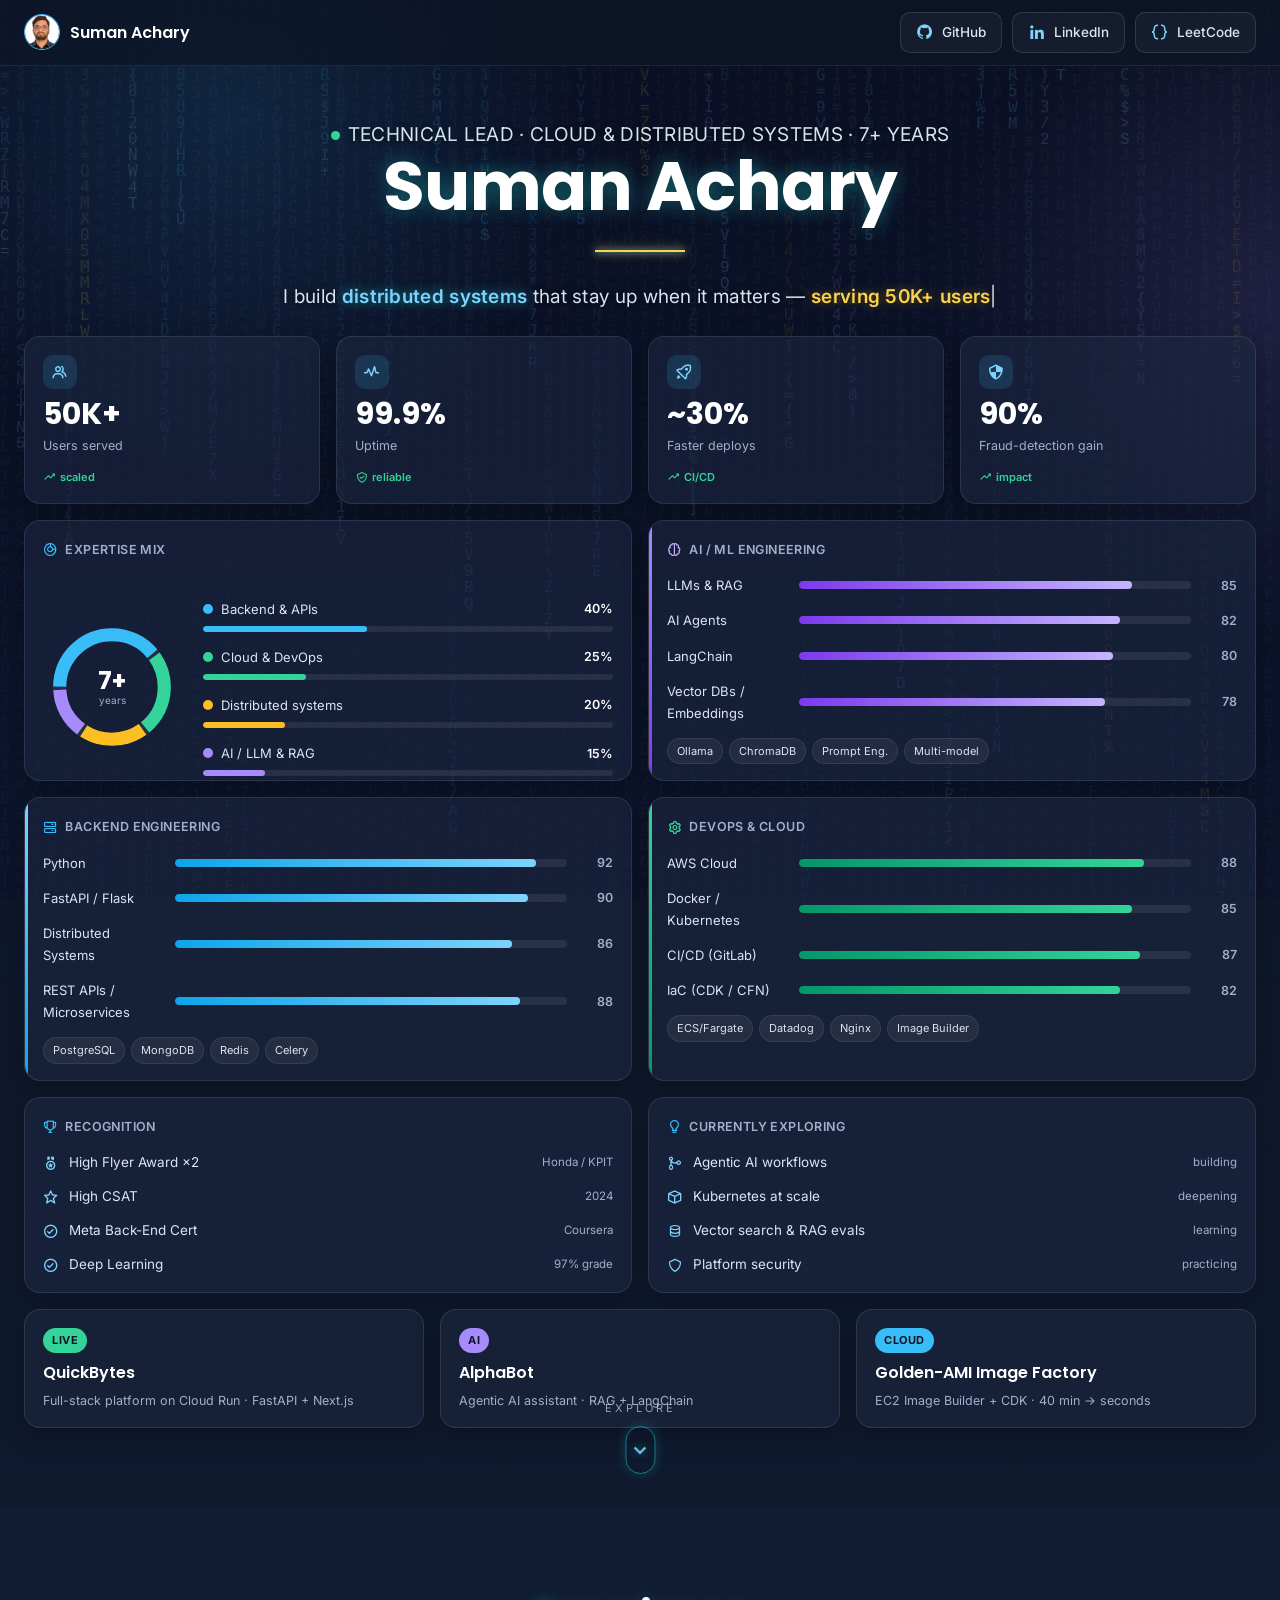
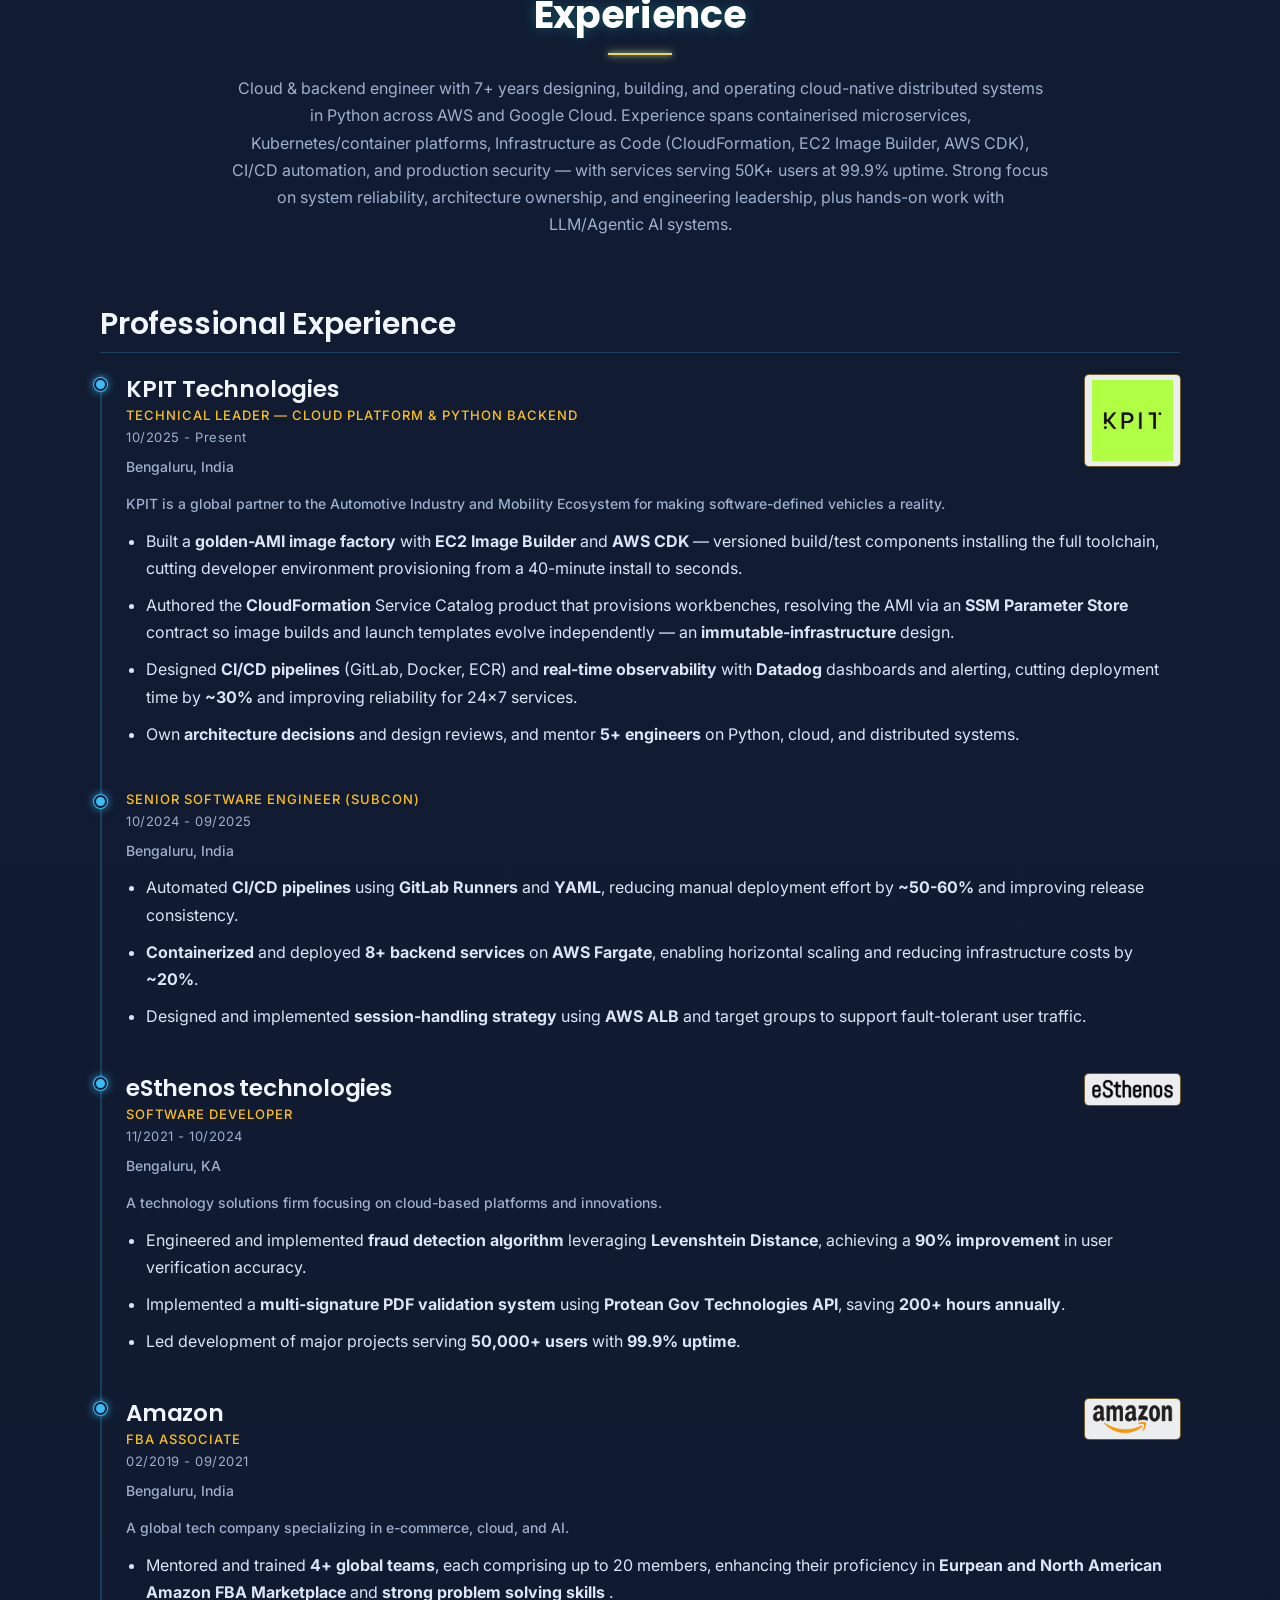
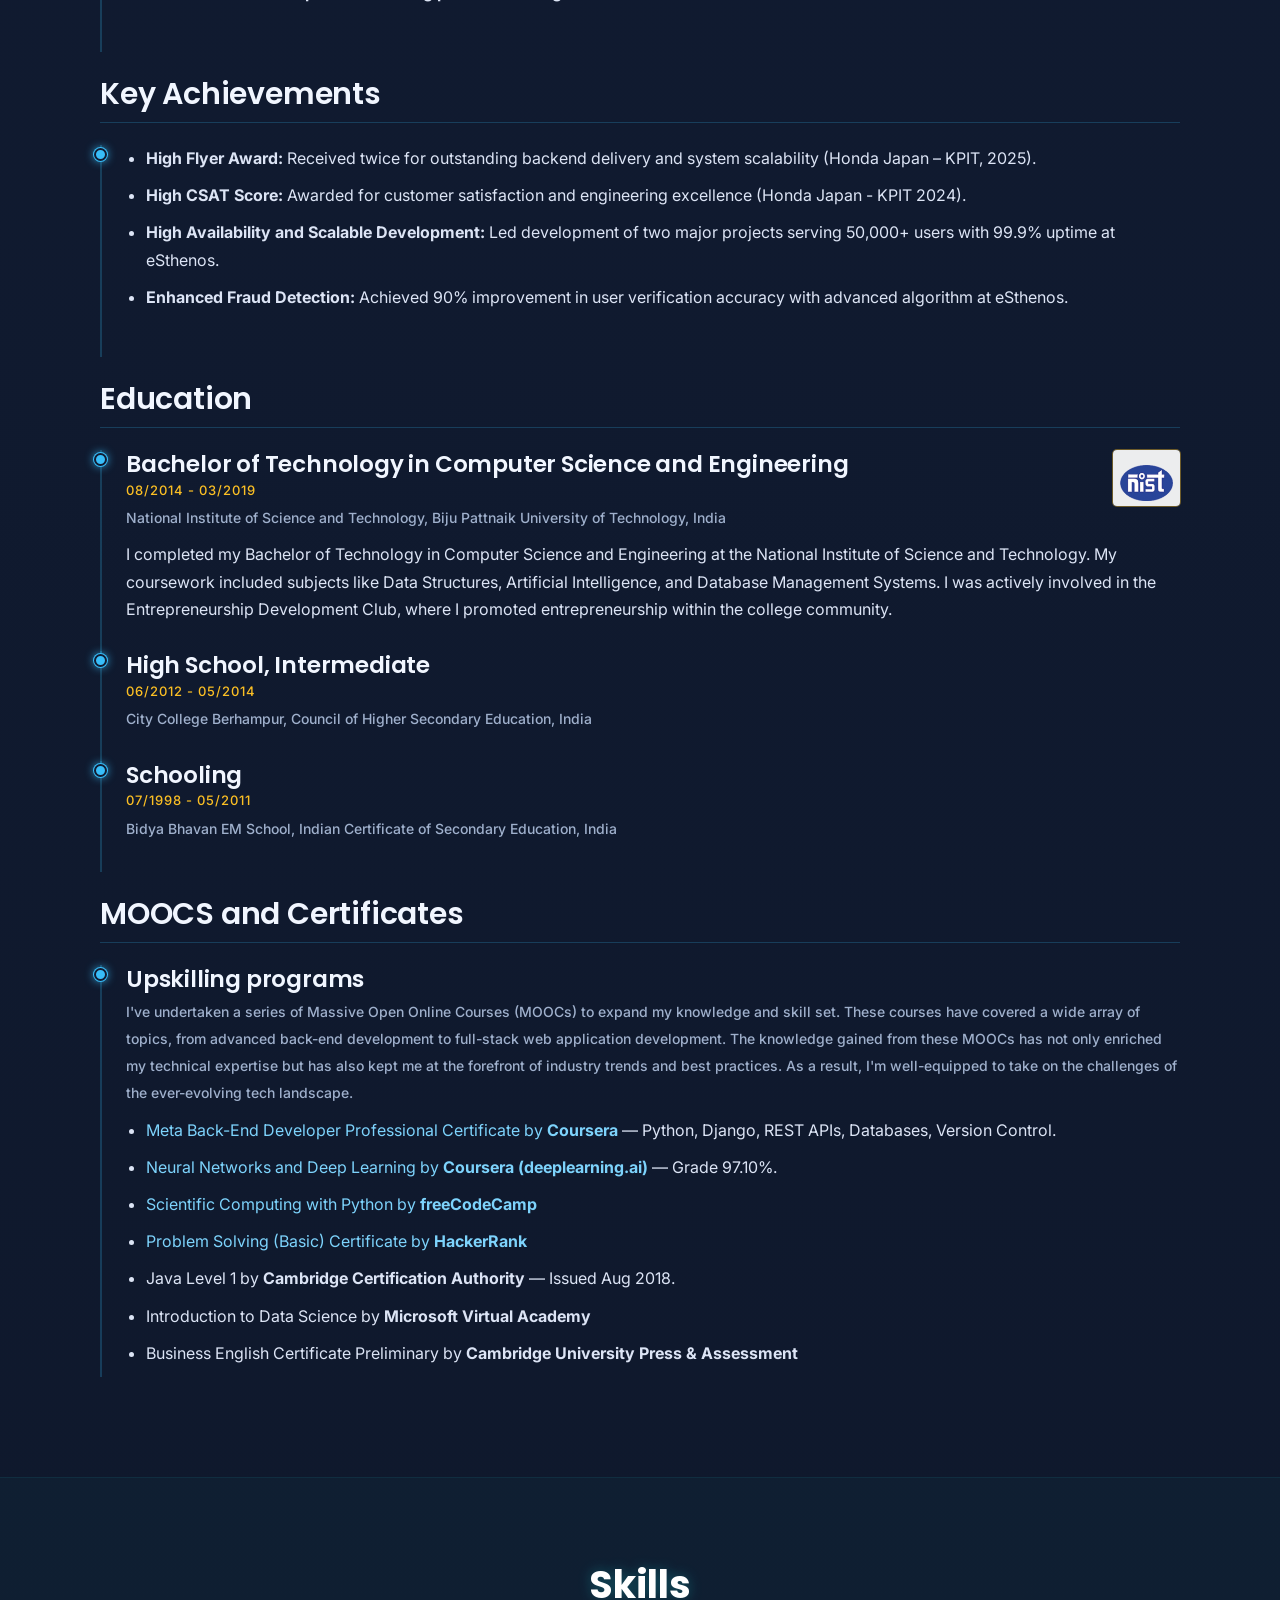
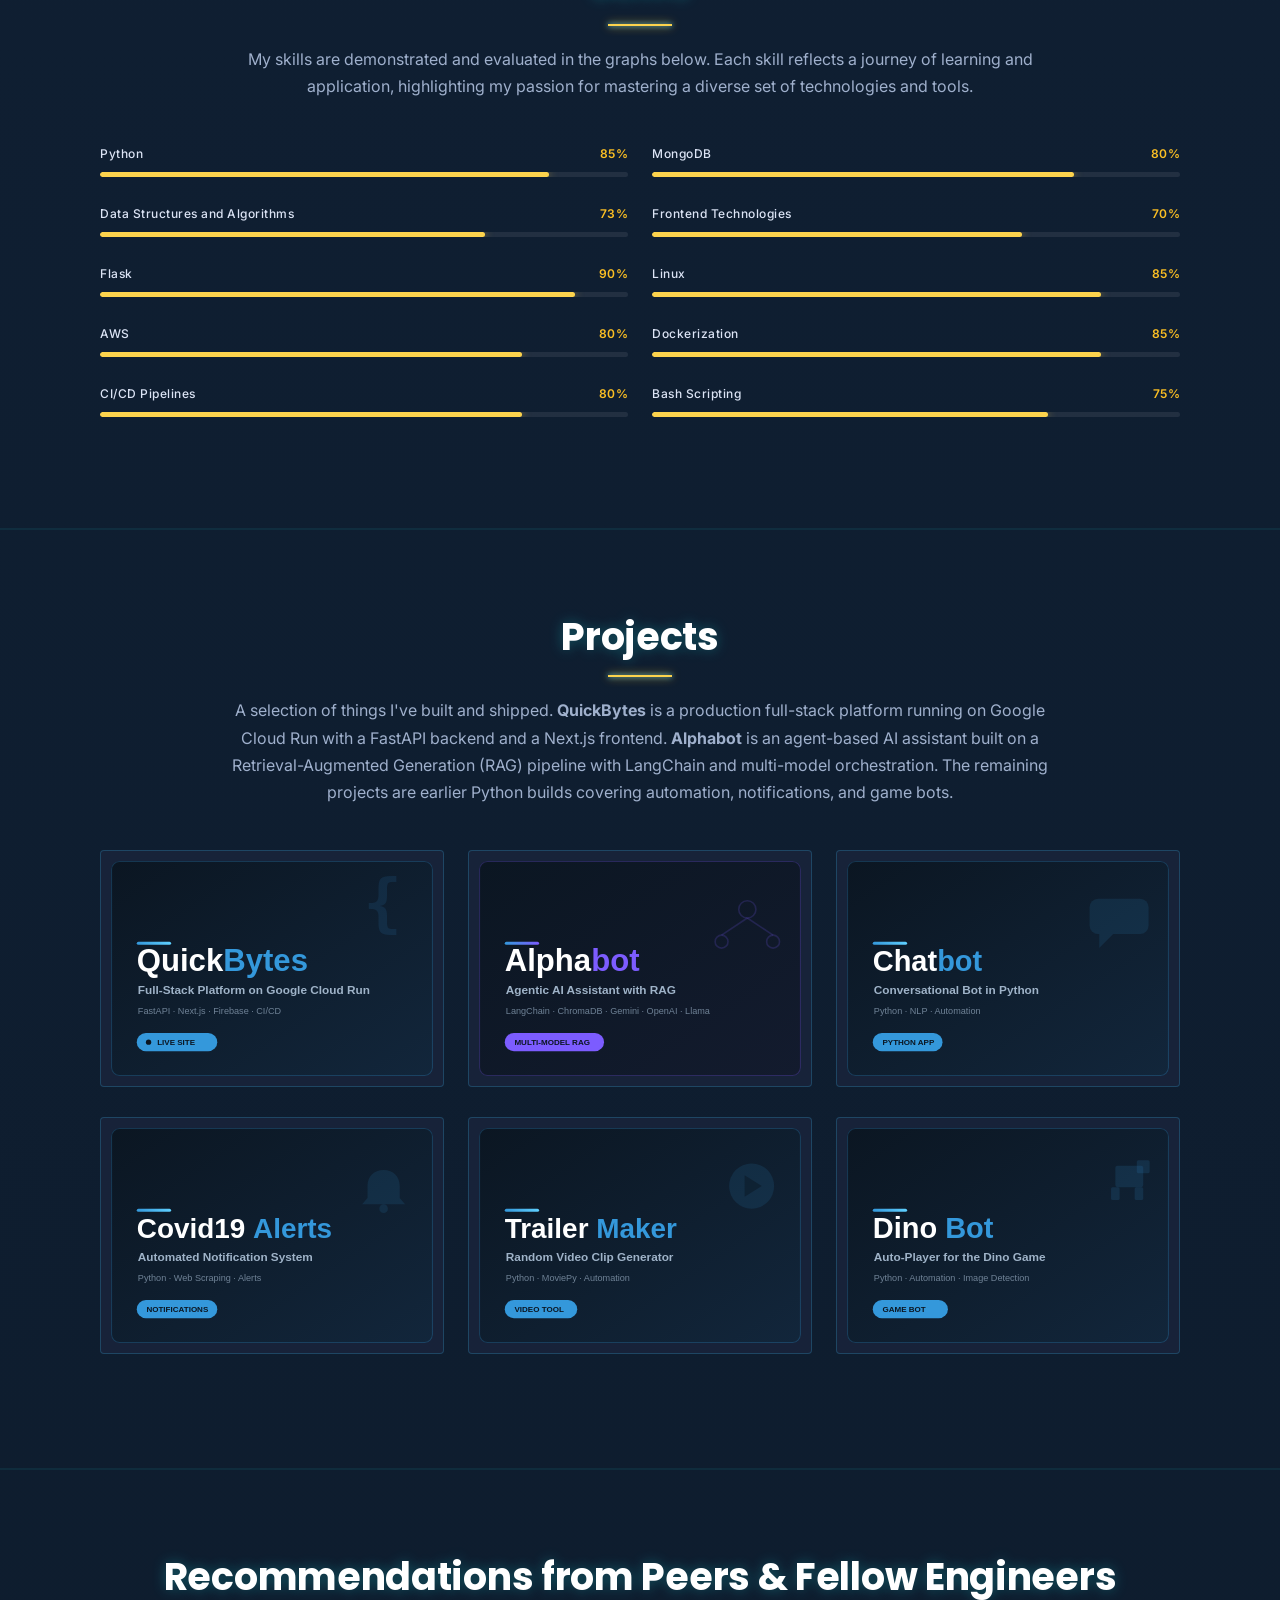
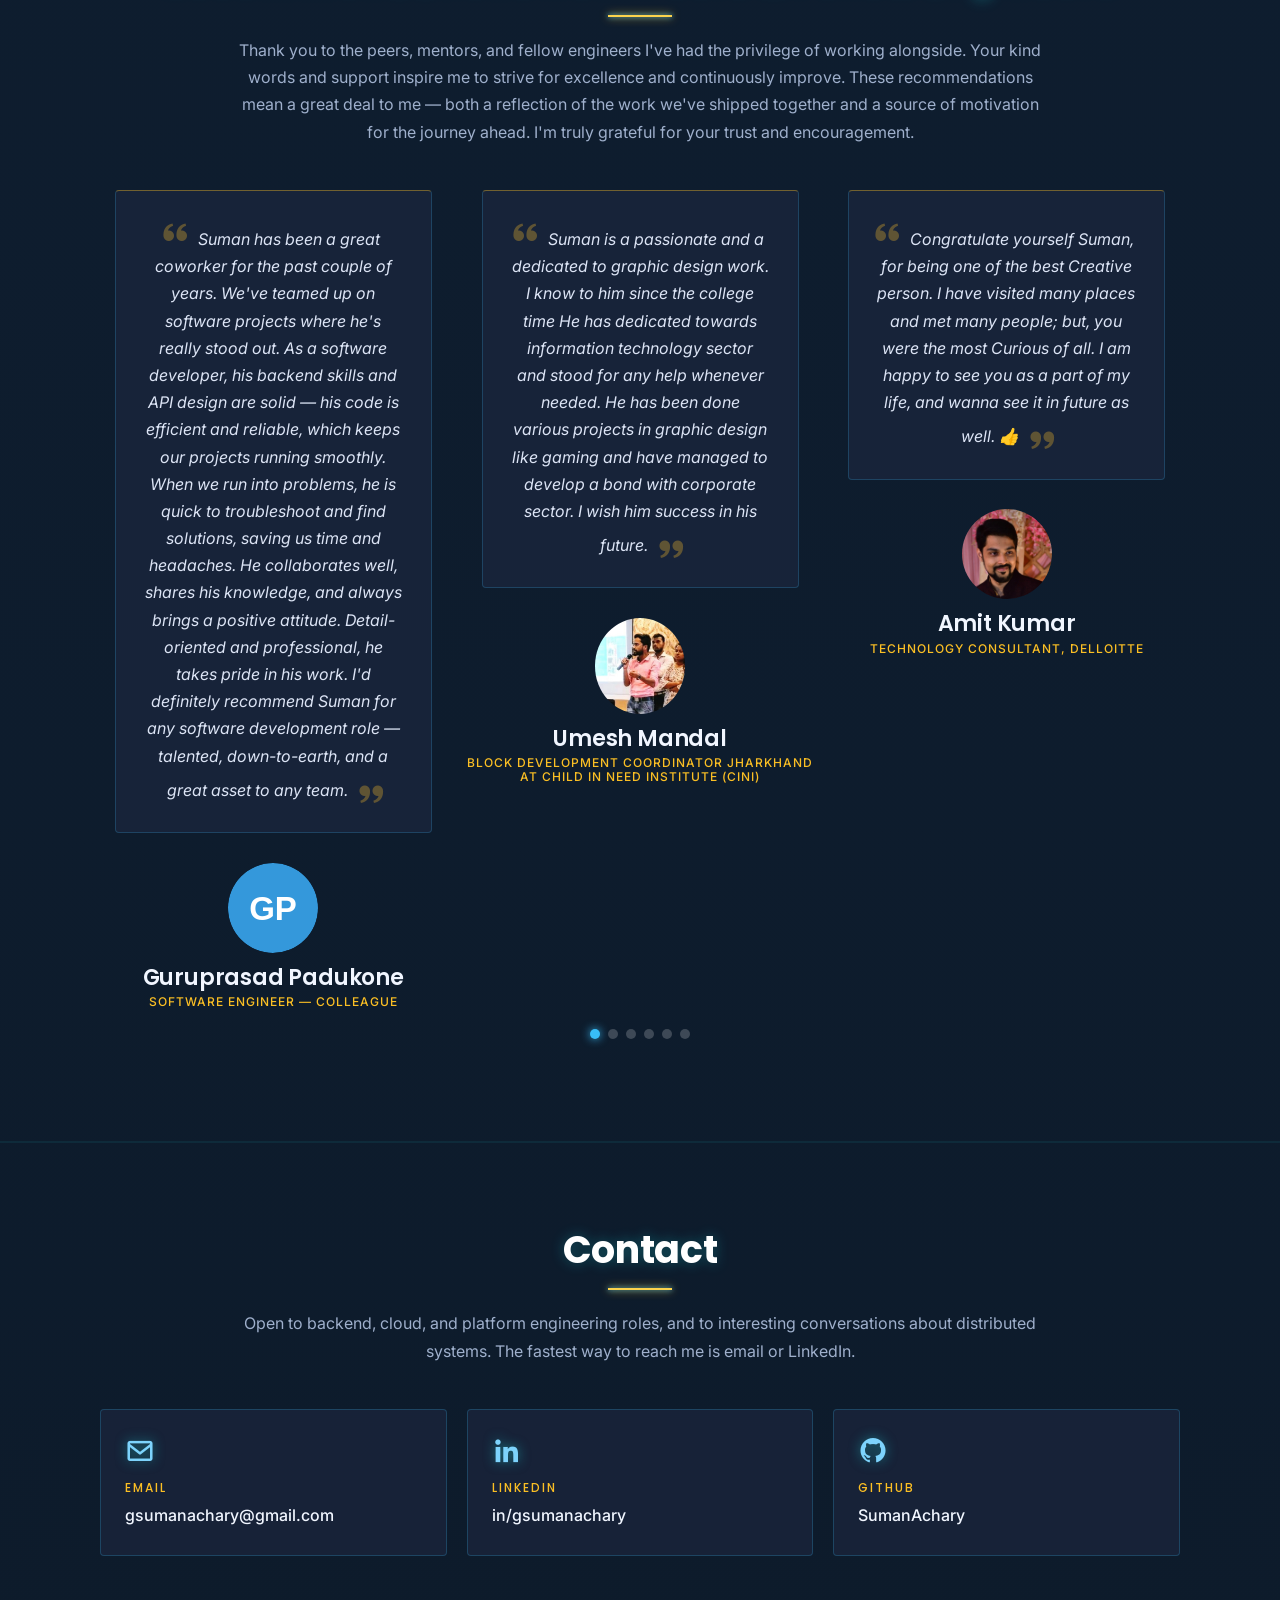
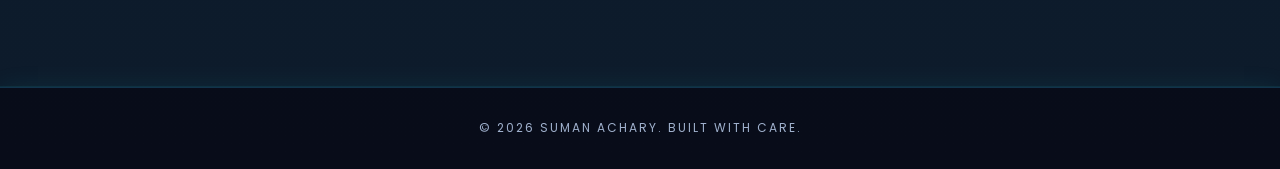
<file: index.html>
<!DOCTYPE html>
<html lang="en">

<head>
  <meta charset="utf-8" />
  <meta content="width=device-width, initial-scale=1.0" name="viewport" />

  <title>Suman Achary Portfolio</title>

  <meta name="description"
    content="Suman Achary's personal portfolio website. Learn more about Suman Achary's work, skills, and professional experience." />
  <meta name="keywords" content="Suman Achary, Portfolio, Software Developer, Tech Enthusiast, Music lover" />
  <meta name="author" content="Suman Achary" />

  <!-- Favicons -->
  <link href="assets/img/favicon.png" rel="icon" />
  <link href="assets/img/apple-touch-icon.png" rel="apple-touch-icon" />

  <!-- Google Fonts: Poppins (headings) + Inter (body) — clean and modern -->
  <link rel="preconnect" href="https://fonts.googleapis.com" />
  <link rel="preconnect" href="https://fonts.gstatic.com" crossorigin />
  <link
    href="https://fonts.googleapis.com/css2?family=Inter:wght@300;400;500;600;700&family=Poppins:wght@400;500;600;700&display=swap"
    rel="stylesheet" />

  <!-- Vendor CSS Files -->
  <link href="assets/vendor/aos/aos.css" rel="stylesheet" />
  <link href="assets/vendor/bootstrap/css/bootstrap.min.css" rel="stylesheet" />
  <link href="assets/vendor/bootstrap-icons/bootstrap-icons.css" rel="stylesheet" />
  <link href="assets/vendor/boxicons/css/boxicons.min.css" rel="stylesheet" />
  <link href="assets/vendor/glightbox/css/glightbox.min.css" rel="stylesheet" />
  <link href="assets/vendor/swiper/swiper-bundle.min.css" rel="stylesheet" />

  <!-- Template Main CSS File -->
  <link href="assets/css/style.css" rel="stylesheet" />

  <!-- Hero hook + impact-first hero styles -->
  <link href="assets/css/hero-hook.css?v=10" rel="stylesheet" />
</head>

<body>
  <canvas id="matrix-canvas"></canvas>
  <div id="scroll-progress"></div>

  <!-- DORMANT: Vibe Control card (Magic Skills + Matrix Mode) removed from UI, kept for future re-enable.
  <div id="vibe-control" class="vibe-feature card-only">
    <div class="vibe-card">
      <div class="vibe-card-header">
        <h4 class="vibe-title">Vibes</h4>
        <button id="vibe-close" class="vibe-close-btn">&times;</button>
      </div>
      <div class="vibe-card-body">
        <div class="vibe-toggle-item">
          <span>Magic Skills</span>
          <label class="switch">
            <input type="checkbox" id="cursor-vibe-toggle" aria-label="Toggle Magic Cursor Effect">
            <span class="slider round"></span>
          </label>
        </div>
        <div class="vibe-toggle-item">
          <span>Matrix Mode</span>
          <label class="switch">
            <input type="checkbox" id="matrix-vibe-toggle" aria-label="Toggle Matrix Mode" checked>
            <span class="slider round"></span>
          </label>
        </div>
      </div>
    </div>
  </div>
  -->


  <!-- ======= Top Nav Bar ======= -->
  <header id="topbar">
    <div class="topbar-inner">
      <a href="#hero" class="brand">
        <img src="assets/img/profile-img.jpg" alt="Suman Achary" class="brand-img" />
        <span class="brand-name">Suman Achary</span>
      </a>

      <div class="topbar-socials">
        <a href="https://github.com/SumanAchary" target="_blank" rel="noopener noreferrer" class="social-link">
          <i class="bx bxl-github"></i><span>GitHub</span>
        </a>
        <a href="https://www.linkedin.com/in/gsumanachary/" target="_blank" rel="noopener noreferrer" class="social-link">
          <i class="bx bxl-linkedin"></i><span>LinkedIn</span>
        </a>
        <a href="https://leetcode.com/G_Suman_Achary/" target="_blank" rel="noopener noreferrer" class="social-link">
          <i class="bx bx-code-curly"></i><span>LeetCode</span>
        </a>
      </div>
    </div>
  </header>
  <!-- End Top Bar -->


  <!-- ======= Hero Section (summary dashboard) ======= -->
  <section id="hero">
    <div class="hero-container">
      <div class="dash">

        <!-- Dashboard header -->
        <div class="dash-header">
          <div class="dash-id">
            <p class="hero-eyebrow"><span class="live-dot"></span> Technical Lead &middot; Cloud &amp; Distributed Systems &middot; 7+ years</p>
            <h1>Suman Achary</h1>
            <p class="hero-tagline">I build <span class="highlight">distributed systems</span> that stay up when it matters &mdash;
              <span class="typed"
                data-typed-items="serving 50K+ users, at 99.9% uptime, with low-latency backends, powered by AWS &amp; AI"></span>
            </p>
          </div>
        </div>

        <!-- Dashboard grid -->
        <div class="dash-grid">

          <!-- Stat cards -->
          <div class="dash-card stat-card" data-aos="fade-up">
            <span class="stat-icon"><i class="bx bx-group"></i></span>
            <span class="metric-num" data-target="50" data-suffix="K+">0</span>
            <span class="metric-label">Users served</span>
            <span class="stat-trend up"><i class="bx bx-trending-up"></i> scaled</span>
          </div>

          <div class="dash-card stat-card" data-aos="fade-up" data-aos-delay="60">
            <span class="stat-icon"><i class="bx bx-pulse"></i></span>
            <span class="metric-num" data-target="99.9" data-suffix="%" data-decimals="1">0</span>
            <span class="metric-label">Uptime</span>
            <span class="stat-trend up"><i class="bx bx-check-shield"></i> reliable</span>
          </div>

          <div class="dash-card stat-card" data-aos="fade-up" data-aos-delay="120">
            <span class="stat-icon"><i class="bx bx-rocket"></i></span>
            <span class="metric-num" data-target="30" data-prefix="~" data-suffix="%">0</span>
            <span class="metric-label">Faster deploys</span>
            <span class="stat-trend up"><i class="bx bx-trending-up"></i> CI/CD</span>
          </div>

          <div class="dash-card stat-card" data-aos="fade-up" data-aos-delay="180">
            <span class="stat-icon"><i class="bx bx-shield-quarter"></i></span>
            <span class="metric-num" data-target="90" data-suffix="%">0</span>
            <span class="metric-label">Fraud-detection gain</span>
            <span class="stat-trend up"><i class="bx bx-trending-up"></i> impact</span>
          </div>

          <!-- Donut: expertise distribution -->
          <div class="dash-card chart-card donut-card" data-aos="fade-up">
            <div class="card-head"><i class="bx bx-doughnut-chart"></i> Expertise mix</div>
            <div class="donut-body">
              <div class="donut-wrap">
                <svg class="donut" viewBox="0 0 42 42" aria-label="Expertise distribution">
                  <circle class="donut-ring" cx="21" cy="21" r="15.915"></circle>
                  <circle class="donut-seg seg-1" cx="21" cy="21" r="15.915" data-value="40" stroke-dasharray="0 100" stroke-dashoffset="25"></circle>
                  <circle class="donut-seg seg-2" cx="21" cy="21" r="15.915" data-value="25" stroke-dasharray="0 100" stroke-dashoffset="25"></circle>
                  <circle class="donut-seg seg-3" cx="21" cy="21" r="15.915" data-value="20" stroke-dasharray="0 100" stroke-dashoffset="25"></circle>
                  <circle class="donut-seg seg-4" cx="21" cy="21" r="15.915" data-value="15" stroke-dasharray="0 100" stroke-dashoffset="25"></circle>
                </svg>
                <div class="donut-center"><strong>7+</strong><span>years</span></div>
              </div>
              <ul class="exp-legend">
                <li>
                  <span class="exp-row"><span class="dot dot-1"></span> Backend &amp; APIs <em>40%</em></span>
                  <span class="exp-track"><span class="exp-fill f-1" data-pct="40"></span></span>
                </li>
                <li>
                  <span class="exp-row"><span class="dot dot-2"></span> Cloud &amp; DevOps <em>25%</em></span>
                  <span class="exp-track"><span class="exp-fill f-2" data-pct="25"></span></span>
                </li>
                <li>
                  <span class="exp-row"><span class="dot dot-3"></span> Distributed systems <em>20%</em></span>
                  <span class="exp-track"><span class="exp-fill f-3" data-pct="20"></span></span>
                </li>
                <li>
                  <span class="exp-row"><span class="dot dot-4"></span> AI / LLM &amp; RAG <em>15%</em></span>
                  <span class="exp-track"><span class="exp-fill f-4" data-pct="15"></span></span>
                </li>
              </ul>
            </div>
          </div>

          <!-- Pillar: AI / ML -->
          <div class="dash-card pillar-card pillar-ai" data-aos="fade-up" data-aos-delay="60">
            <div class="card-head"><i class="bx bx-brain"></i> AI / ML Engineering</div>
            <ul class="skill-bars">
              <li><span class="sb-label">LLMs &amp; RAG</span><span class="sb-track"><span class="sb-fill sb-ai" data-pct="85"></span></span><span class="sb-val">85</span></li>
              <li><span class="sb-label">AI Agents</span><span class="sb-track"><span class="sb-fill sb-ai" data-pct="82"></span></span><span class="sb-val">82</span></li>
              <li><span class="sb-label">LangChain</span><span class="sb-track"><span class="sb-fill sb-ai" data-pct="80"></span></span><span class="sb-val">80</span></li>
              <li><span class="sb-label">Vector DBs / Embeddings</span><span class="sb-track"><span class="sb-fill sb-ai" data-pct="78"></span></span><span class="sb-val">78</span></li>
            </ul>
            <div class="pillar-tags">
              <span>Ollama</span><span>ChromaDB</span><span>Prompt Eng.</span><span>Multi-model</span>
            </div>
          </div>

          <!-- Pillar: Backend Engineering -->
          <div class="dash-card pillar-card pillar-backend" data-aos="fade-up" data-aos-delay="120">
            <div class="card-head"><i class="bx bx-server"></i> Backend Engineering</div>
            <ul class="skill-bars">
              <li><span class="sb-label">Python</span><span class="sb-track"><span class="sb-fill" data-pct="92"></span></span><span class="sb-val">92</span></li>
              <li><span class="sb-label">FastAPI / Flask</span><span class="sb-track"><span class="sb-fill" data-pct="90"></span></span><span class="sb-val">90</span></li>
              <li><span class="sb-label">Distributed Systems</span><span class="sb-track"><span class="sb-fill" data-pct="86"></span></span><span class="sb-val">86</span></li>
              <li><span class="sb-label">REST APIs / Microservices</span><span class="sb-track"><span class="sb-fill" data-pct="88"></span></span><span class="sb-val">88</span></li>
            </ul>
            <div class="pillar-tags">
              <span>PostgreSQL</span><span>MongoDB</span><span>Redis</span><span>Celery</span>
            </div>
          </div>

          <!-- Pillar: DevOps & Cloud -->
          <div class="dash-card pillar-card pillar-devops" data-aos="fade-up" data-aos-delay="180">
            <div class="card-head"><i class="bx bx-cog"></i> DevOps &amp; Cloud</div>
            <ul class="skill-bars">
              <li><span class="sb-label">AWS Cloud</span><span class="sb-track"><span class="sb-fill sb-ops" data-pct="88"></span></span><span class="sb-val">88</span></li>
              <li><span class="sb-label">Docker / Kubernetes</span><span class="sb-track"><span class="sb-fill sb-ops" data-pct="85"></span></span><span class="sb-val">85</span></li>
              <li><span class="sb-label">CI/CD (GitLab)</span><span class="sb-track"><span class="sb-fill sb-ops" data-pct="87"></span></span><span class="sb-val">87</span></li>
              <li><span class="sb-label">IaC (CDK / CFN)</span><span class="sb-track"><span class="sb-fill sb-ops" data-pct="82"></span></span><span class="sb-val">82</span></li>
            </ul>
            <div class="pillar-tags">
              <span>ECS/Fargate</span><span>Datadog</span><span>Nginx</span><span>Image Builder</span>
            </div>
          </div>

          <!-- Recognition / highlights -->
          <div class="dash-card list-card" data-aos="fade-up" data-aos-delay="60">
            <div class="card-head"><i class="bx bx-trophy"></i> Recognition</div>
            <ul class="mini-list">
              <li><i class="bx bx-medal"></i> High Flyer Award &times;2 <span>Honda / KPIT</span></li>
              <li><i class="bx bx-star"></i> High CSAT <span>2024</span></li>
              <li><i class="bx bx-check-circle"></i> Meta Back-End Cert <span>Coursera</span></li>
              <li><i class="bx bx-check-circle"></i> Deep Learning <span>97% grade</span></li>
            </ul>
          </div>

          <!-- Currently exploring -->
          <div class="dash-card list-card" data-aos="fade-up" data-aos-delay="120">
            <div class="card-head"><i class="bx bx-bulb"></i> Currently exploring</div>
            <ul class="mini-list">
              <li><i class="bx bx-git-merge"></i> Agentic AI workflows <span>building</span></li>
              <li><i class="bx bx-cube"></i> Kubernetes at scale <span>deepening</span></li>
              <li><i class="bx bx-data"></i> Vector search &amp; RAG evals <span>learning</span></li>
              <li><i class="bx bx-shield"></i> Platform security <span>practicing</span></li>
            </ul>
          </div>

        </div>

        <!-- Flagship projects — dedicated balanced strip -->
        <div class="dash-flagships">
          <a href="https://quickbytes.dev" target="_blank" rel="noopener noreferrer" class="dash-card flagship" data-aos="fade-up">
            <span class="flagship-badge flagship-badge--live">Live</span>
            <span class="flagship-name">QuickBytes</span>
            <span class="flagship-desc">Full-stack platform on Cloud Run &middot; FastAPI + Next.js</span>
          </a>
          <a href="#portfolio" class="dash-card flagship flagship-scroll" data-aos="fade-up" data-aos-delay="60">
            <span class="flagship-badge flagship-badge--ai">AI</span>
            <span class="flagship-name">AlphaBot</span>
            <span class="flagship-desc">Agentic AI assistant &middot; RAG + LangChain</span>
          </a>
          <a href="#portfolio" class="dash-card flagship flagship-scroll" data-aos="fade-up" data-aos-delay="120">
            <span class="flagship-badge flagship-badge--cloud">Cloud</span>
            <span class="flagship-name">Golden-AMI Image Factory</span>
            <span class="flagship-desc">EC2 Image Builder + CDK &middot; 40 min &rarr; seconds</span>
          </a>
        </div>
      </div>
    </div>

    <!-- Scroll-down indicator -->
    <a href="#timeline" class="scroll-down scrollto" aria-label="Scroll down">
      <span class="scroll-down-text">Explore</span>
      <span class="scroll-down-icon">
        <i class="bx bx-chevron-down"></i>
      </span>
    </a>
  </section>
  <!-- End Hero -->

  <main id="main">

    <!-- ======= Resume Section ======= -->
    <section id="timeline" class="resume">
      <div class="container">
        <div class="section-title">
          <h2>Experience</h2>
          <p>
            Cloud &amp; backend engineer with 7+ years designing, building, and operating
            cloud-native distributed systems in Python across AWS and Google Cloud.
            Experience spans containerised microservices, Kubernetes/container platforms,
            Infrastructure as Code (CloudFormation, EC2 Image Builder, AWS CDK), CI/CD
            automation, and production security &mdash; with services serving 50K+ users at
            99.9% uptime. Strong focus on system reliability, architecture ownership, and
            engineering leadership, plus hands-on work with LLM/Agentic AI systems.
          </p>
        </div>

        <!-- Single-column timeline: Professional Experience first, then Education & MOOCs -->
        <div class="row">
          <div class="col-12" data-aos="fade-up">
            <!-- Professional Experience -->
            <h3 class="resume-title">Professional Experience</h3>

            <div class="resume-item">
              <h4>
                KPIT Technologies
                <img class="company-logo" src="assets/img/companies/kpit.jpg" alt="KPIT logo" />
              </h4>
              <h5>Technical Leader &mdash; Cloud Platform &amp; Python Backend</h5>
              <h6>10/2025 - Present</h6>
              <p><em>Bengaluru, India</em></p>
              <p><em>KPIT is a global partner to the Automotive Industry and Mobility Ecosystem for making
                  software-defined vehicles a reality.</em></p>
              <ul>
                <li>Built a <strong>golden-AMI image factory</strong> with <strong>EC2 Image Builder</strong> and
                  <strong>AWS CDK</strong> &mdash; versioned build/test components installing the full toolchain, cutting
                  developer environment provisioning from a 40-minute install to seconds.
                </li>
                <li>Authored the <strong>CloudFormation</strong> Service Catalog product that provisions workbenches,
                  resolving the AMI via an <strong>SSM Parameter Store</strong> contract so image builds and launch
                  templates evolve independently &mdash; an <strong>immutable-infrastructure</strong> design.
                </li>
                <li>Designed <strong>CI/CD pipelines</strong> (GitLab, Docker, ECR) and <strong>real-time
                    observability</strong> with <strong>Datadog</strong> dashboards and alerting, cutting deployment time
                  by <strong>~30%</strong> and improving reliability for 24x7 services.
                </li>
                <li>Own <strong>architecture decisions</strong> and design reviews, and mentor <strong>5+
                    engineers</strong> on Python, cloud, and distributed systems.
                </li>
              </ul>
            </div>

            <div class="resume-item">
              <h5>Senior Software Engineer (Subcon)</h5>
              <h6>10/2024 - 09/2025</h6>
              <p><em>Bengaluru, India</em></p>
              <ul>
                <li>Automated <strong>CI/CD pipelines</strong> using <strong>GitLab Runners</strong> and
                  <strong>YAML</strong>,
                  reducing manual deployment effort by <strong>~50-60%</strong> and improving release consistency.
                </li>
                <li><strong>Containerized</strong> and deployed <strong>8+ backend services</strong> on <strong>AWS
                    Fargate</strong>,
                  enabling horizontal scaling and reducing infrastructure costs by <strong>~20%</strong>.</li>
                <li>Designed and implemented <strong>session-handling strategy</strong> using <strong>AWS ALB</strong>
                  and target groups to support fault-tolerant user traffic.</li>
              </ul>
            </div>

            <div class="resume-item">
              <h4>eSthenos technologies
                <img class="company-logo" src="assets/img/companies/esthenos.png" alt="eSthenos logo" />
              </h4>
              <h5>
                Software Developer
              </h5>

              <h6>11/2021 - 10/2024</h6>
              <p><em>Bengaluru, KA</em></p>
              <p><em>A technology solutions firm focusing on cloud-based platforms and innovations.</em></p>
              <ul>
                <li>Engineered and implemented <strong>fraud detection algorithm</strong> leveraging <strong>Levenshtein
                    Distance</strong>, achieving a <strong>90% improvement</strong> in user verification accuracy.
                </li>
                <li>Implemented a <strong>multi-signature PDF validation system</strong> using <strong>Protean Gov
                    Technologies API</strong>, saving <strong>200+ hours annually</strong>.</li>
                <li>Led development of major projects serving <strong>50,000+ users</strong> with <strong>99.9%
                    uptime</strong>.</li>
              </ul>
            </div>

            <div class="resume-item">
              <h4>
                Amazon
                <img class="company-logo" src="assets/img/companies/amazon.png" alt="Amazon logo" />
              </h4>
              <h5>FBA Associate</h5>
              <h6>02/2019 - 09/2021</h6>
              <p><em>Bengaluru, India</em></p>
              <p><em>A global tech company specializing in e-commerce, cloud, and AI.</em></p>
              <ul>
                <li>Mentored and trained <strong>4+ global teams</strong>, each comprising up to 20 members, enhancing
                  their proficiency in <strong> Eurpean and North American Amazon FBA Marketplace </strong> and <strong>
                    strong problem solving skills </strong>.</li>
              </ul>
            </div>

            <!-- Key Achievements -->
            <h3 class="resume-title">Key Achievements</h3>
            <div class="resume-item">
              <ul>
                <li><strong>High Flyer Award:</strong> Received twice for outstanding backend delivery and system
                  scalability (Honda Japan – KPIT, 2025).</li>
                <li><strong>High CSAT Score:</strong> Awarded for customer satisfaction and engineering excellence
                  (Honda Japan - KPIT 2024).</li>
                <li><strong>High Availability and Scalable Development:</strong> Led development of two major projects
                  serving 50,000+ users with 99.9% uptime at eSthenos.</li>
                <li><strong>Enhanced Fraud Detection:</strong> Achieved 90% improvement in user verification accuracy
                  with advanced algorithm at eSthenos.</li>
              </ul>
            </div>

            <!-- Education -->
            <h3 class="resume-title">Education</h3>
            <div class="resume-item">
              <h4>
                Bachelor of Technology in Computer Science and Engineering
                <img class="company-logo nist" src="assets/img/companies/nist.png" alt="nist logo" />
              </h4>
              <h5>08/2014 - 03/2019</h5>
              <p><em>National Institute of Science and Technology, Biju Pattnaik University of Technology, India</em>
              </p>
              <p>
                I completed my Bachelor of Technology in Computer Science and Engineering at the National Institute of
                Science and Technology. My coursework included subjects like Data Structures, Artificial Intelligence,
                and Database Management Systems. I was actively involved in the Entrepreneurship Development Club, where
                I promoted entrepreneurship within the college community.
              </p>
            </div>

            <div class="resume-item">
              <h4>High School, Intermediate</h4>
              <h5>06/2012 - 05/2014</h5>
              <p><em>City College Berhampur, Council of Higher Secondary Education, India</em></p>
            </div>

            <div class="resume-item">
              <h4>Schooling</h4>
              <h5>07/1998 - 05/2011</h5>
              <p><em>Bidya Bhavan EM School, Indian Certificate of Secondary Education, India</em></p>
            </div>

            <!-- MOOCS and Certificates -->
            <h3 class="resume-title">MOOCS and Certificates</h3>
            <div class="resume-item pb-0">
              <h4>Upskilling programs</h4>
              <p>
                <em>I've undertaken a series of Massive Open Online Courses (MOOCs) to expand my knowledge and skill
                  set. These courses have covered a wide array of topics, from advanced back-end development to
                  full-stack web application development. The knowledge gained from these MOOCs has not only enriched my
                  technical expertise but has also kept me at the forefront of industry trends and best practices. As a
                  result, I'm well-equipped to take on the challenges of the ever-evolving tech landscape.</em>
              </p>
              <ul>
                <li><a href="https://www.coursera.org/account/accomplishments/professional-cert/SRCQ29ZFA7D7"
                    target="_blank" rel="noopener noreferrer">Meta Back-End Developer Professional Certificate by
                    <b>Coursera</b></a> &mdash; Python, Django, REST APIs, Databases, Version Control.</li>
                <li><a href="https://coursera.org/share/40e9724917dfaa964747946573612464" target="_blank"
                    rel="noopener noreferrer">Neural Networks and Deep Learning by <b>Coursera (deeplearning.ai)</b></a>
                  &mdash; Grade 97.10%.</li>
                <li><a href="https://www.freecodecamp.org/certification/sumanachary/scientific-computing-with-python-v7"
                    target="_blank" rel="noopener noreferrer">Scientific Computing with Python by
                    <b>freeCodeCamp</b></a></li>
                <li><a href="https://www.hackerrank.com/certificates/1e636769ba9a" target="_blank"
                    rel="noopener noreferrer">Problem Solving (Basic) Certificate by <b>HackerRank</b></a></li>
                <li>Java Level 1 by <b>Cambridge Certification Authority</b> &mdash; Issued Aug 2018.</li>
                <li>Introduction to Data Science by <b>Microsoft Virtual Academy</b></li>
                <li>Business English Certificate Preliminary by <b>Cambridge University Press &amp; Assessment</b></li>
              </ul>
            </div>
          </div>
        </div>
      </div>
    </section>
    <!-- End Resume Section -->

    <!-- ======= Skills Section ======= -->
    <section id="skills" class="skills section-bg">
      <div class="container">
        <div class="section-title">
          <h2>Skills</h2>
          <p>
            My skills are demonstrated and evaluated in the graphs below. Each
            skill reflects a journey of learning and application, highlighting
            my passion for mastering a diverse set of technologies and tools.
          </p>
        </div>

        <div class="row skills-content">
          <div class="col-lg-6" data-aos="fade-up">
            <div class="progress">
              <span class="skill">Python <i class="val">85%</i></span>
              <div class="progress-bar-wrap">
                <div class="progress-bar" role="progressbar" aria-valuenow="85" aria-valuemin="0" aria-valuemax="100">
                </div>
              </div>
            </div>

            <div class="progress">
              <span class="skill">Data Structures and Algorithms <i class="val">73%</i></span>
              <div class="progress-bar-wrap">
                <div class="progress-bar" role="progressbar" aria-valuenow="73" aria-valuemin="0" aria-valuemax="100">
                </div>
              </div>
            </div>

            <div class="progress">
              <span class="skill">Flask <i class="val">90%</i></span>
              <div class="progress-bar-wrap">
                <div class="progress-bar" role="progressbar" aria-valuenow="90" aria-valuemin="0" aria-valuemax="100">
                </div>
              </div>
            </div>

            <!-- Added (2 of 4) -->
            <div class="progress">
              <span class="skill">AWS <i class="val">80%</i></span>
              <div class="progress-bar-wrap">
                <div class="progress-bar" role="progressbar" aria-valuenow="80" aria-valuemin="0" aria-valuemax="100">
                </div>
              </div>
            </div>

            <div class="progress">
              <span class="skill">CI/CD Pipelines <i class="val">80%</i></span>
              <div class="progress-bar-wrap">
                <div class="progress-bar" role="progressbar" aria-valuenow="80" aria-valuemin="0" aria-valuemax="100">
                </div>
              </div>
            </div>
          </div>

          <div class="col-lg-6" data-aos="fade-up" data-aos-delay="100">
            <div class="progress">
              <span class="skill">MongoDB <i class="val">80%</i></span>
              <div class="progress-bar-wrap">
                <div class="progress-bar" role="progressbar" aria-valuenow="80" aria-valuemin="0" aria-valuemax="100">
                </div>
              </div>
            </div>

            <div class="progress">
              <span class="skill">Frontend Technologies <i class="val">70%</i></span>
              <div class="progress-bar-wrap">
                <div class="progress-bar" role="progressbar" aria-valuenow="70" aria-valuemin="0" aria-valuemax="100">
                </div>
              </div>
            </div>

            <div class="progress">
              <span class="skill">Linux <i class="val">85%</i></span>
              <div class="progress-bar-wrap">
                <div class="progress-bar" role="progressbar" aria-valuenow="85" aria-valuemin="0" aria-valuemax="100">
                </div>
              </div>
            </div>

            <!-- Added (2 of 4) -->
            <div class="progress">
              <span class="skill">Dockerization <i class="val">85%</i></span>
              <div class="progress-bar-wrap">
                <div class="progress-bar" role="progressbar" aria-valuenow="85" aria-valuemin="0" aria-valuemax="100">
                </div>
              </div>
            </div>

            <div class="progress">
              <span class="skill">Bash Scripting <i class="val">75%</i></span>
              <div class="progress-bar-wrap">
                <div class="progress-bar" role="progressbar" aria-valuenow="75" aria-valuemin="0" aria-valuemax="100">
                </div>
              </div>
            </div>
          </div>
        </div>
      </div>
    </section>
    <!-- End Skills Section -->

    <!-- ======= Projects Section ======= -->
    <section id="portfolio" class="portfolio section-bg">
      <div class="container">
        <div class="section-title">
          <h2>Projects</h2>
          <p>
            A selection of things I've built and shipped. <strong>QuickBytes</strong> is a
            production full-stack platform running on Google Cloud Run with a FastAPI backend
            and a Next.js frontend. <strong>Alphabot</strong> is an agent-based AI assistant
            built on a Retrieval-Augmented Generation (RAG) pipeline with LangChain and
            multi-model orchestration. The remaining projects are earlier Python builds
            covering automation, notifications, and game bots.
          </p>
        </div>

        <div class="row portfolio-container" data-aos="fade-up" data-aos-delay="100">
          <div class="col-lg-4 col-md-4 portfolio-item filter-app">
            <a href="https://quickbytes.dev" target="_blank" rel="noopener noreferrer"
              class="portfolio-wrap portfolio-wrap--live">
              <img src="assets/img/portfolio/quickbytes.svg" class="img-fluid" alt="QuickBytes — Full-Stack Platform on Google Cloud Run" />
              <h4 class="portfolio-title">QuickBytes &mdash; Full-Stack Platform (Cloud Run)</h4>
            </a>
          </div>

          <div class="col-lg-4 col-md-4 portfolio-item filter-app">
            <div class="portfolio-wrap portfolio-wrap--nolink">
              <img src="assets/img/portfolio/alphabot.svg" class="img-fluid" alt="Alphabot — Agentic AI Assistant with RAG" />
              <h4 class="portfolio-title">Alphabot &mdash; Agentic AI Assistant (RAG)</h4>
            </div>
          </div>

          <div class="col-lg-4 col-md-4 portfolio-item filter-app">
            <a href="https://github.com/SumanAchary/Chatbot_python" target="_blank" rel="noopener noreferrer"
              class="portfolio-wrap">
              <img src="assets/img/portfolio/chatbot.svg" class="img-fluid" alt="Chatbot Python" />
              <h4 class="portfolio-title">Chatbot Python</h4>
            </a>
          </div>

          <div class="col-lg-4 col-md-4 portfolio-item filter-app">
            <a href="https://github.com/SumanAchary/Covid19-notification" target="_blank" rel="noopener noreferrer"
              class="portfolio-wrap">
              <img src="assets/img/portfolio/covid-notifier.svg" class="img-fluid" alt="Covid19 Notification" />
              <h4 class="portfolio-title">Covid19 Notification</h4>
            </a>
          </div>

          <div class="col-lg-4 col-md-4 portfolio-item filter-app">
            <a href="https://github.com/SumanAchary/random_video_clip_generator" target="_blank"
              rel="noopener noreferrer" class="portfolio-wrap">
              <img src="assets/img/portfolio/trailer_maker.svg" class="img-fluid" alt="Trailer Maker" />
              <h4 class="portfolio-title">Trailer Maker</h4>
            </a>
          </div>

          <div class="col-lg-4 col-md-4 portfolio-item filter-app">
            <a href="https://github.com/SumanAchary/Dino-Bot" target="_blank" rel="noopener noreferrer"
              class="portfolio-wrap">
              <img src="assets/img/portfolio/dinobot.svg" class="img-fluid" alt="Dino Bot" />
              <h4 class="portfolio-title">Dino Bot</h4>
            </a>
          </div>
        </div>
      </div>
    </section>
    <!-- End Projects Section -->

    <!-- ======= Testimonials Section ======= -->
    <section id="testimonials" class="testimonials section-bg">
      <div class="container">
        <div class="section-title">
          <h2>Recommendations from Peers &amp; Fellow Engineers</h2>
          <p>
            Thank you to the peers, mentors, and fellow engineers I've had the
            privilege of working alongside. Your kind words and support inspire
            me to strive for excellence and continuously improve. These
            recommendations mean a great deal to me &mdash; both a reflection of
            the work we've shipped together and a source of motivation for the
            journey ahead. I'm truly grateful for your trust and encouragement.
          </p>
        </div>

        <div class="testimonials-slider swiper" data-aos="fade-up" data-aos-delay="100">
          <div class="swiper-wrapper">
            <div class="swiper-slide">
              <div class="testimonial-item" data-aos="fade-up">
                <p>
                  <i class="bx bxs-quote-alt-left quote-icon-left"></i>
                  Suman has been a great coworker for the past couple of years. We've teamed up on software
                  projects where he's really stood out. As a software developer, his backend skills and API
                  design are solid &mdash; his code is efficient and reliable, which keeps our projects running
                  smoothly. When we run into problems, he is quick to troubleshoot and find solutions, saving us
                  time and headaches. He collaborates well, shares his knowledge, and always brings a positive
                  attitude. Detail-oriented and professional, he takes pride in his work. I'd definitely
                  recommend Suman for any software development role &mdash; talented, down-to-earth, and a great
                  asset to any team.
                  <i class="bx bxs-quote-alt-right quote-icon-right"></i>
                </p>
                <img
                  src="data:image/svg+xml;utf8,<svg xmlns='http://www.w3.org/2000/svg' width='120' height='120'><rect width='120' height='120' rx='60' fill='%233498db'/><text x='50%25' y='50%25' dy='.35em' text-anchor='middle' font-family='Roboto,Arial,sans-serif' font-size='44' font-weight='700' fill='white'>GP</text></svg>"
                  class="testimonial-img" alt="Guruprasad Padukone" />
                <h3>Guruprasad Padukone</h3>
                <h4>Software Engineer &mdash; Colleague</h4>
              </div>
            </div>
            <!-- End testimonial item -->

            <div class="swiper-slide">
              <div class="testimonial-item" data-aos="fade-up">
                <p>
                  <i class="bx bxs-quote-alt-left quote-icon-left"></i>
                  Suman is a passionate and a dedicated to graphic design
                  work. I know to him since the college time He has dedicated
                  towards information technology sector and stood for any help
                  whenever needed. He has been done various projects in
                  graphic design like gaming and have managed to develop a
                  bond with corporate sector. I wish him success in his
                  future.
                  <i class="bx bxs-quote-alt-right quote-icon-right"></i>
                </p>
                <img src="assets/img/testimonials/testimonials-1.jpg" class="testimonial-img" alt="" />
                <h3>Umesh Mandal</h3>
                <h4>
                  Block Development Coordinator Jharkhand at Child in Need
                  Institute (CINI)
                </h4>
              </div>
            </div>
            <!-- End testimonial item -->

            <div class="swiper-slide">
              <div class="testimonial-item" data-aos="fade-up" data-aos-delay="100">
                <p>
                  <i class="bx bxs-quote-alt-left quote-icon-left"></i>
                  Congratulate yourself Suman, for being one of the best
                  Creative person. I have visited many places and met many
                  people; but, you were the most Curious of all. I am happy to
                  see you as a part of my life, and wanna see it in future as
                  well. 👍
                  <i class="bx bxs-quote-alt-right quote-icon-right"></i>
                </p>
                <img src="assets/img/testimonials/testimonials-2.jpg" class="testimonial-img" alt="" />
                <h3>Amit Kumar</h3>
                <h4>Technology Consultant, Delloitte</h4>
              </div>
            </div>
            <!-- End testimonial item -->

            <div class="swiper-slide">
              <div class="testimonial-item" data-aos="fade-up" data-aos-delay="200">
                <p>
                  <i class="bx bxs-quote-alt-left quote-icon-left"></i>
                  Suman has been a nice student during his career. His special
                  interests in new technology and remarkable general knowledge
                  kept him different from the rest. He has won many quizzes
                  and has actively participated in application development
                  competitions during his B.Tech. tenure. Apart from studies,
                  he is nice at singing and loves spending time with friends.
                  He believes in practicality rather than bookish knowledge.
                  <i class="bx bxs-quote-alt-right quote-icon-right"></i>
                </p>
                <img src="assets/img/testimonials/testimonials-3.jpg" class="testimonial-img" alt="" />
                <h3>Rahul Panda</h3>
                <h4>Data Engineer, Google</h4>
              </div>
            </div>
            <!-- End testimonial item -->

            <div class="swiper-slide">
              <div class="testimonial-item" data-aos="fade-up" data-aos-delay="300">
                <p>
                  <i class="bx bxs-quote-alt-left quote-icon-left"></i>
                  Suman is a gifted negotiator with a rare combination of
                  patience, spunk, and research skills
                  <i class="bx bxs-quote-alt-right quote-icon-right"></i>
                </p>
                <img src="assets/img/testimonials/testimonials-4.jpg" class="testimonial-img" alt="" />
                <h3>R Dinesh Kumar</h3>
                <h4>Senior Software Engineer, Accenture</h4>
              </div>
            </div>
            <!-- End testimonial item -->

            <div class="swiper-slide">
              <div class="testimonial-item" data-aos="fade-up" data-aos-delay="400">
                <p>
                  <i class="bx bxs-quote-alt-left quote-icon-left"></i>
                  It's been brilliant working with such an down to earth guy,
                  we were lab partners during our university days. He's very
                  good with computers, whenever you need computer help, he'll
                  do everything for you to solve the problem.
                  <i class="bx bxs-quote-alt-right quote-icon-right"></i>
                </p>
                <img src="assets/img/testimonials/testimonials-5.jpg" class="testimonial-img" alt="" />
                <h3>Arkesh Sahu</h3>
                <h4>Senior Software Engineer, Accenture</h4>
              </div>
            </div>
            <!-- End testimonial item -->
          </div>
          <div class="swiper-pagination"></div>
        </div>
      </div>
    </section>
    <!-- End Testimonials Section -->

    <!-- ======= Contact Section ======= -->
    <section id="contact" class="contact section-bg">
      <div class="container">
        <div class="section-title">
          <h2>Contact</h2>
          <p>
            Open to backend, cloud, and platform engineering roles, and to interesting
            conversations about distributed systems. The fastest way to reach me is email
            or LinkedIn.
          </p>
        </div>

        <div class="contact-cta" data-aos="fade-up">
          <a href="mailto:gsumanachary@gmail.com" class="contact-card">
            <i class="bx bx-envelope"></i>
            <span class="contact-card-label">Email</span>
            <span class="contact-card-value">gsumanachary@gmail.com</span>
          </a>
          <a href="https://www.linkedin.com/in/gsumanachary/" target="_blank" rel="noopener noreferrer"
            class="contact-card">
            <i class="bx bxl-linkedin"></i>
            <span class="contact-card-label">LinkedIn</span>
            <span class="contact-card-value">in/gsumanachary</span>
          </a>
          <a href="https://github.com/SumanAchary" target="_blank" rel="noopener noreferrer" class="contact-card">
            <i class="bx bxl-github"></i>
            <span class="contact-card-label">GitHub</span>
            <span class="contact-card-value">SumanAchary</span>
          </a>
        </div>
      </div>
    </section>
    <!-- End Contact Section -->

    <!-- ======= Site Footer ======= -->
    <footer class="site-footer">
      <div class="container">
        <p>&copy; <span id="footer-year">2026</span> Suman Achary. Built with care.</p>
      </div>
    </footer>
    <!-- End Site Footer -->
  </main>
  <!-- End #main -->

  <a href="#" class="back-to-top d-flex align-items-center justify-content-center"><i
      class="bi bi-arrow-up-short"></i></a>

  <!-- Vendor JS Files -->
  <script src="assets/vendor/purecounter/purecounter_vanilla.js"></script>
  <script src="assets/vendor/aos/aos.js"></script>
  <script src="assets/vendor/bootstrap/js/bootstrap.bundle.min.js"></script>
  <script src="assets/vendor/glightbox/js/glightbox.min.js"></script>
  <script src="assets/vendor/isotope-layout/isotope.pkgd.min.js"></script>
  <script src="assets/vendor/swiper/swiper-bundle.min.js"></script>
  <script src="assets/vendor/typed.js/typed.umd.js"></script>
  <script src="assets/vendor/waypoints/noframework.waypoints.js"></script>
  <script src="assets/vendor/php-email-form/validate.js"></script>

  <!-- Template Main JS File -->
  <script src="assets/js/main.js"></script>

  <!-- Fluid Scroll Effects -->
  <script src="assets/js/fluid-scroll.js"></script>

  <!-- Cursor Effect -->
  <script src="assets/js/cursor-effect.js"></script>

  <!-- Matrix Rain Effect -->
  <script src="assets/js/matrix-rain.js"></script>

  <!-- Hero Summary Dashboard animations -->
  <script src="assets/js/hero-hook.js?v=8"></script>

  <script>
    // Add the "loaded" class to the body element when the page is fully loaded
    window.addEventListener("load", function () {
      document.body.classList.add("loaded");
    });

    // Keep the footer year current
    (function () {
      var y = document.getElementById("footer-year");
      if (y) y.textContent = new Date().getFullYear();
    })();
  </script>
</body>

</html>
</file>
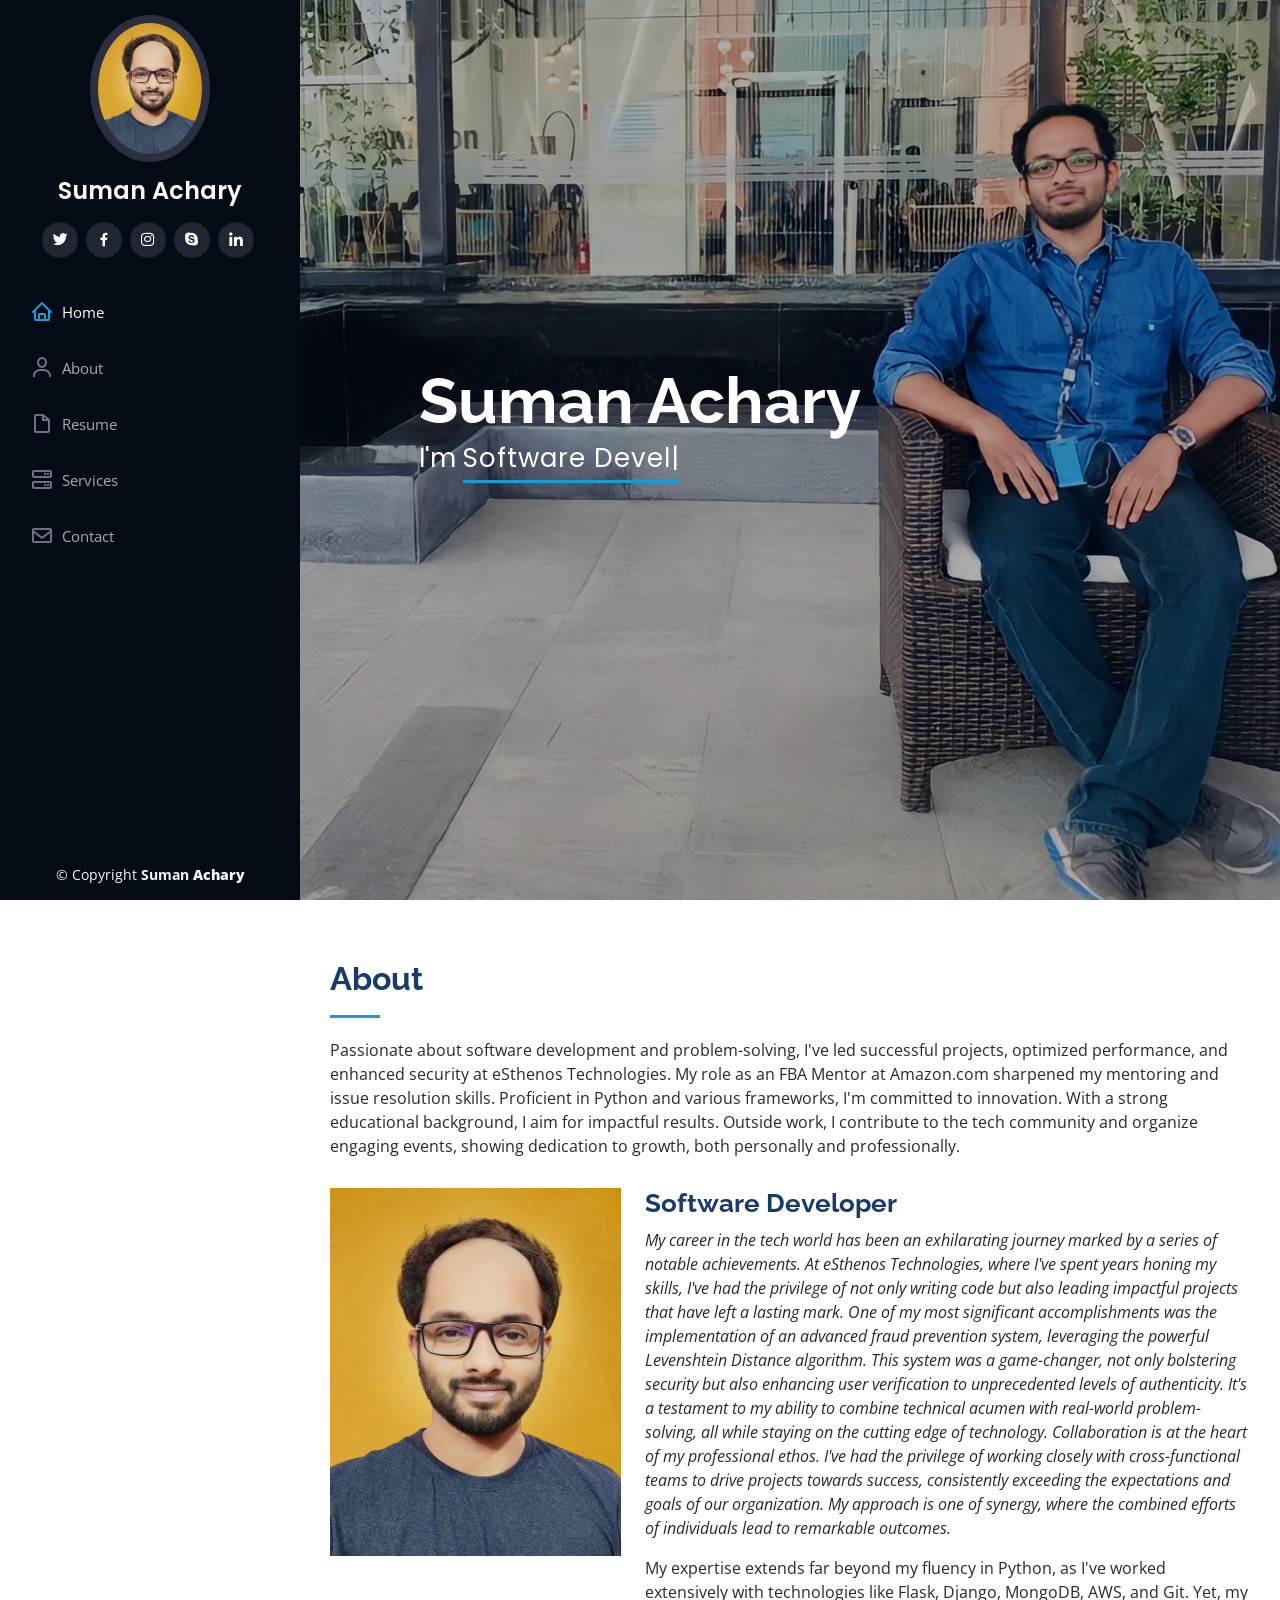
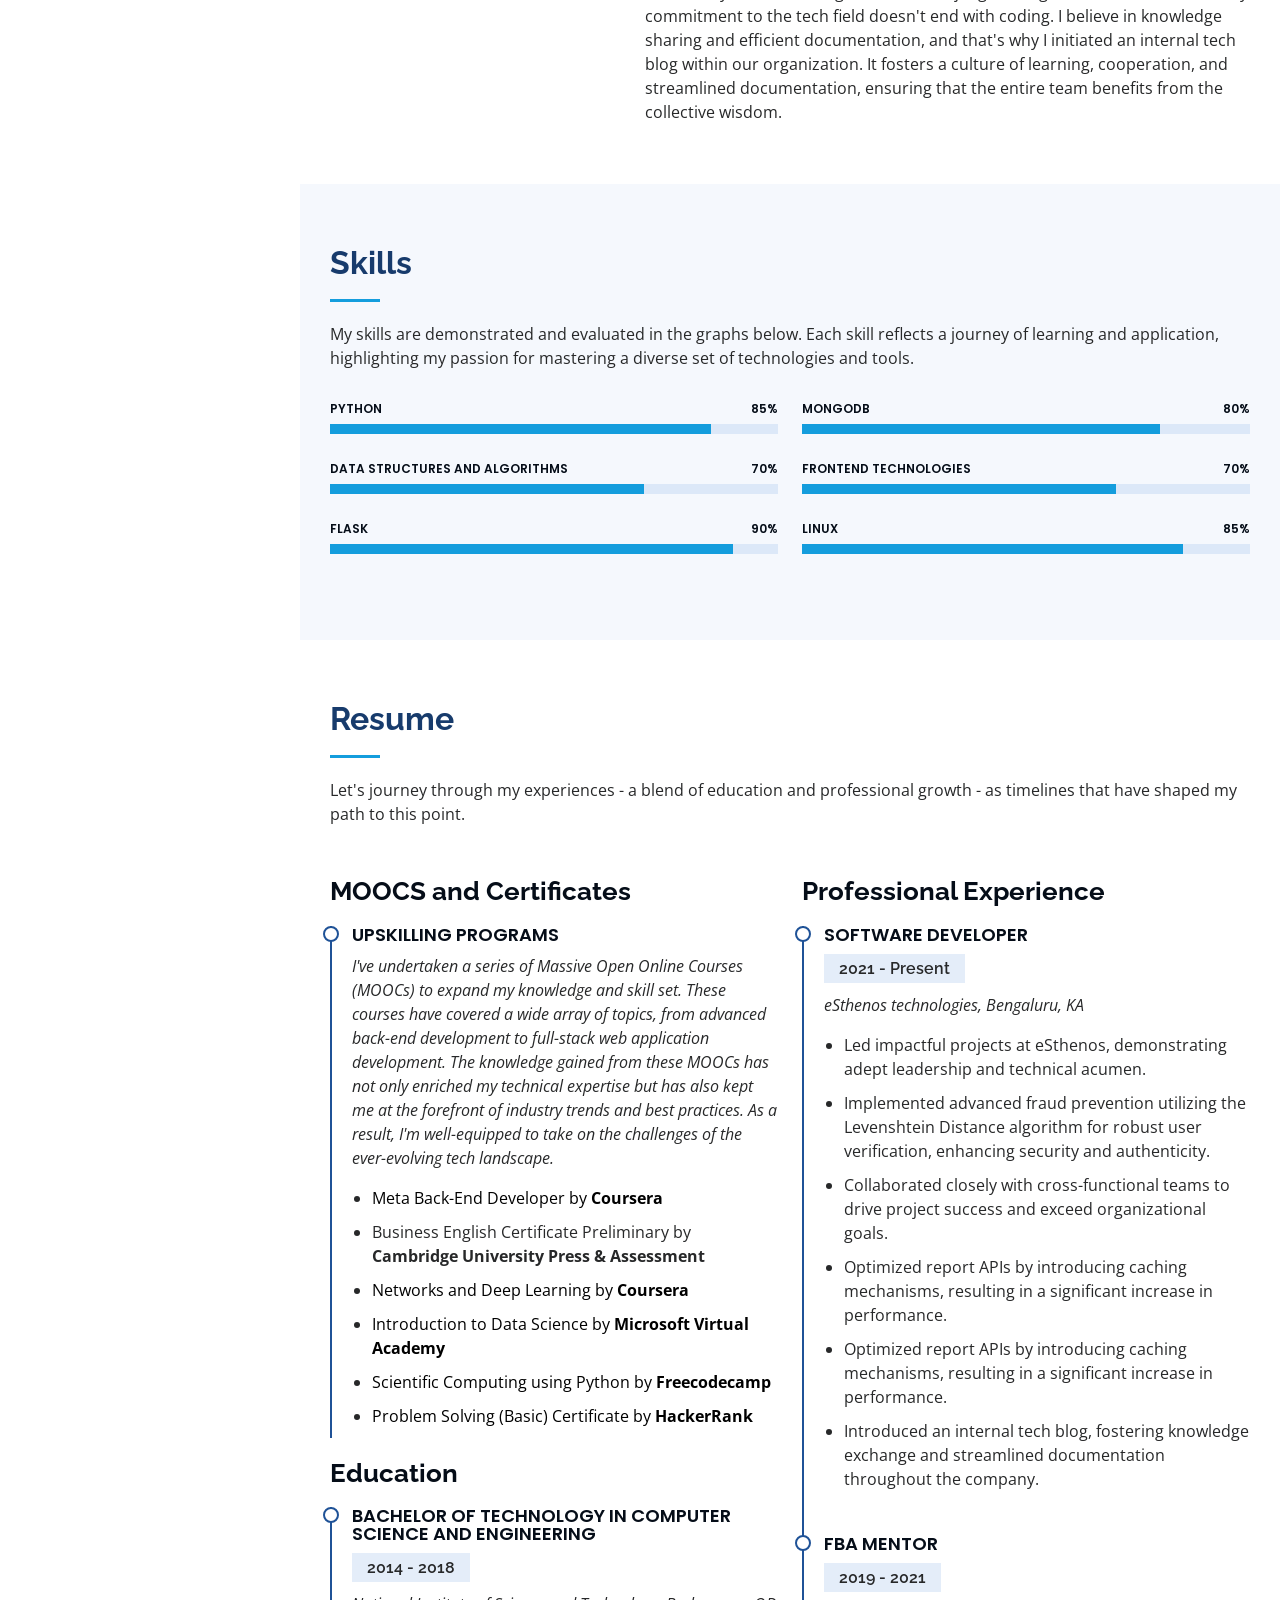
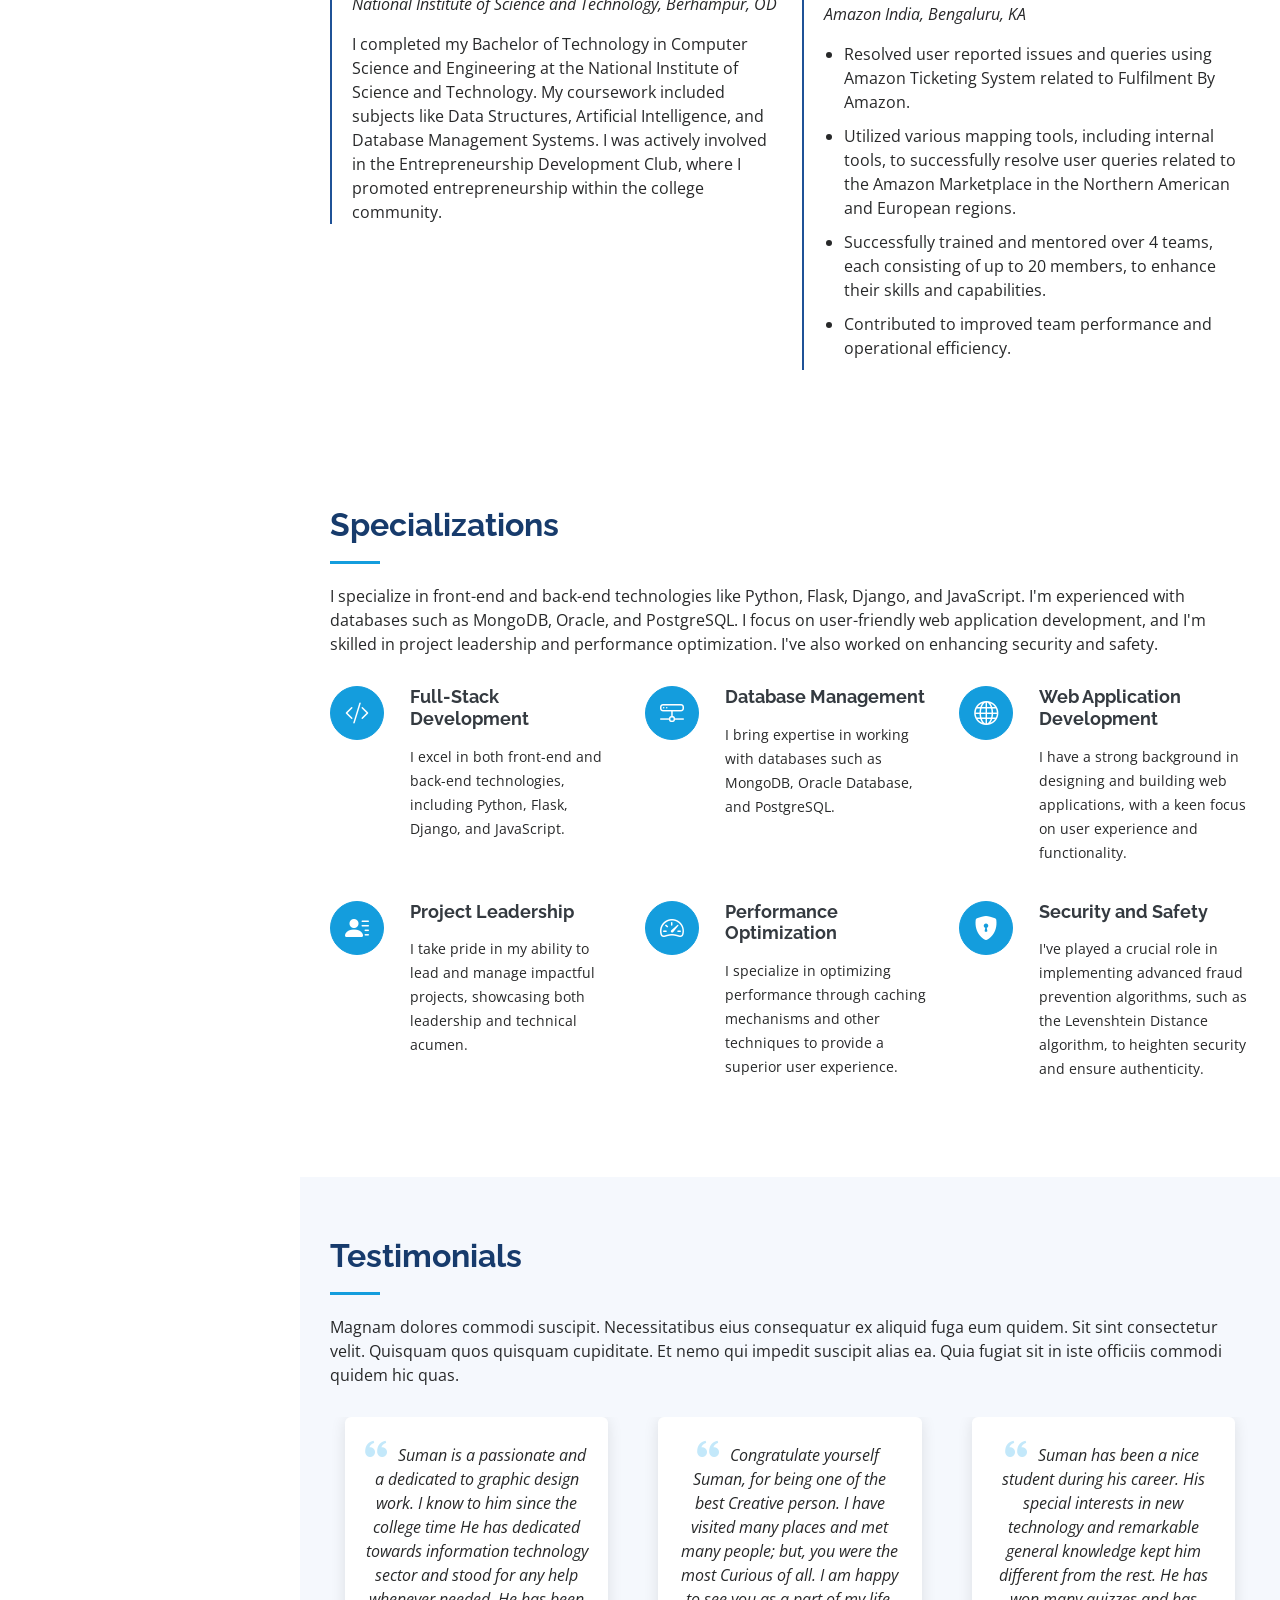
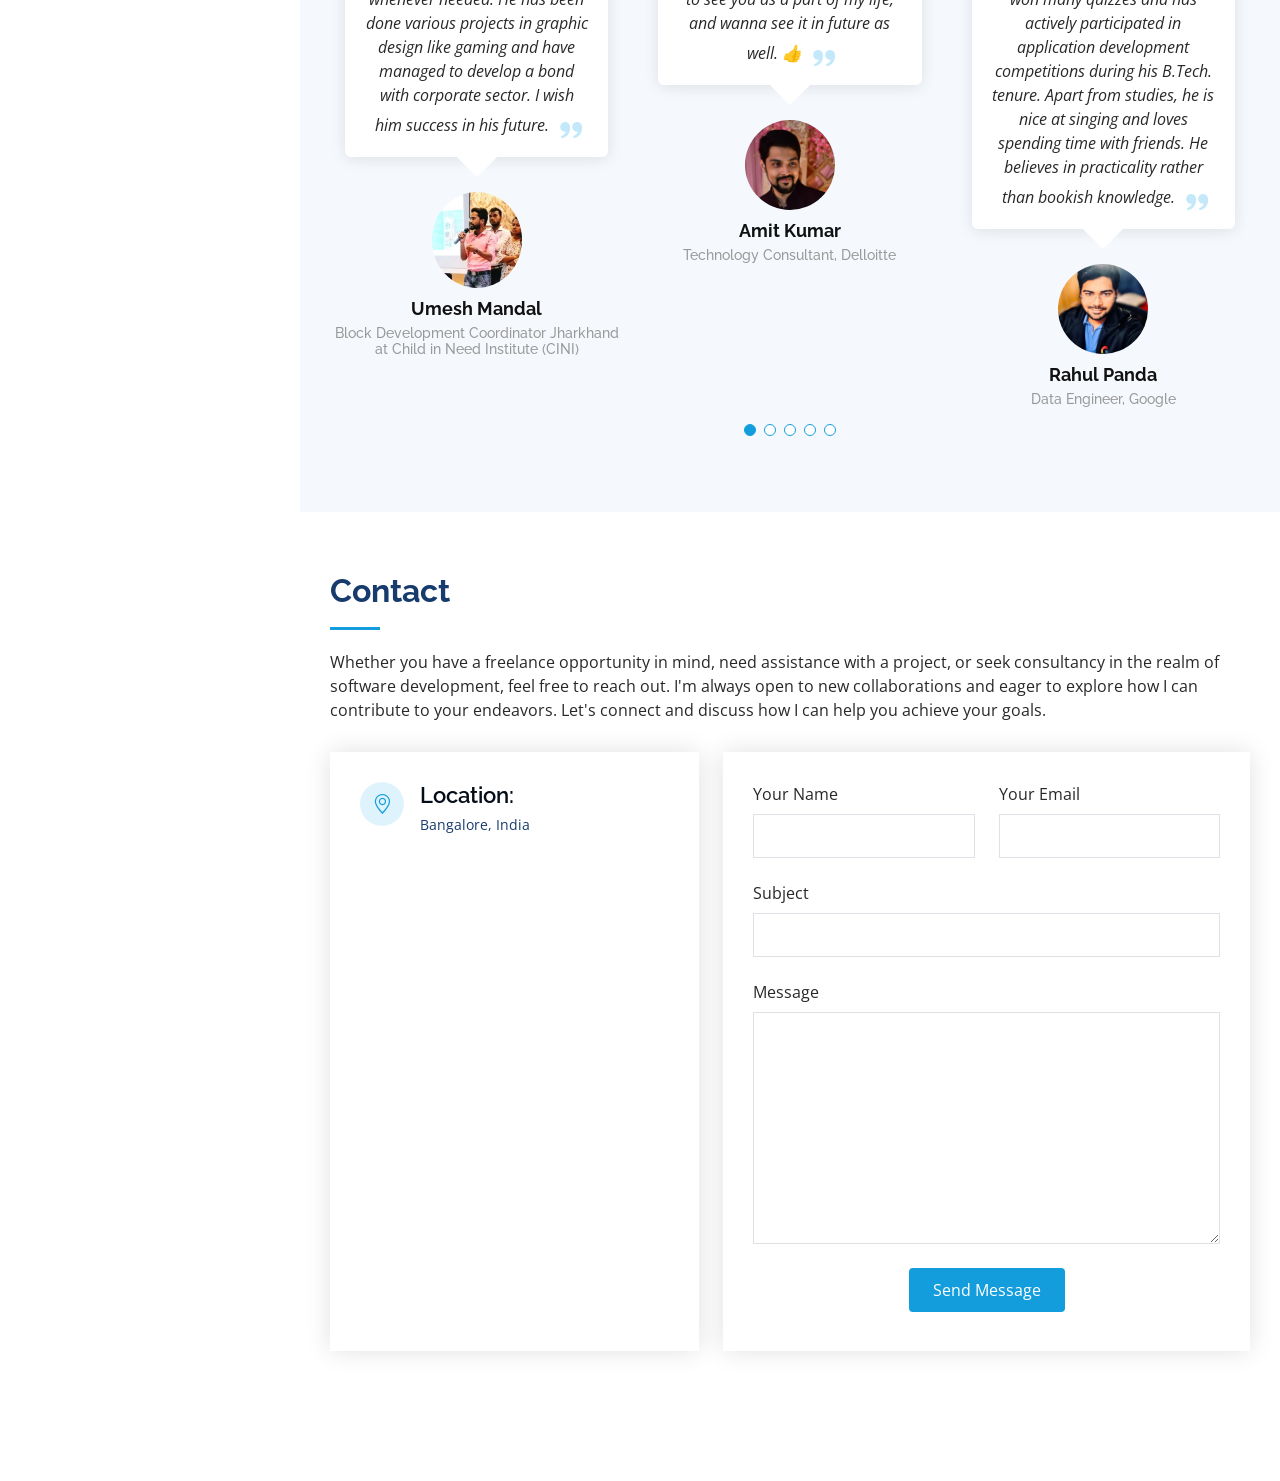
<file: Frontend/index.html>
<!DOCTYPE html>
<html lang="en">
  <head>
    <meta charset="utf-8" />
    <meta content="width=device-width, initial-scale=1.0" name="viewport" />

    <title>Suman Achary Portfolio</title>
    <meta content="" name="description" />
    <meta content="" name="keywords" />

    <!-- Favicons -->
    <link href="assets/img/favicon.png" rel="icon" />
    <link href="assets/img/apple-touch-icon.png" rel="apple-touch-icon" />

    <!-- Google Fonts -->
    <link
      href="https://fonts.googleapis.com/css?family=Open+Sans:300,300i,400,400i,600,600i,700,700i|Raleway:300,300i,400,400i,500,500i,600,600i,700,700i|Poppins:300,300i,400,400i,500,500i,600,600i,700,700i"
      rel="stylesheet"
    />

    <!-- Vendor CSS Files -->
    <link href="assets/vendor/aos/aos.css" rel="stylesheet" />
    <link
      href="assets/vendor/bootstrap/css/bootstrap.min.css"
      rel="stylesheet"
    />
    <link
      href="assets/vendor/bootstrap-icons/bootstrap-icons.css"
      rel="stylesheet"
    />
    <link href="assets/vendor/boxicons/css/boxicons.min.css" rel="stylesheet" />
    <link
      href="assets/vendor/glightbox/css/glightbox.min.css"
      rel="stylesheet"
    />
    <link href="assets/vendor/swiper/swiper-bundle.min.css" rel="stylesheet" />

    <!-- Template Main CSS File -->
    <link href="assets/css/style.css" rel="stylesheet" />
  </head>

  <body>
    <!-- ======= Mobile nav toggle button ======= -->
    <i class="bi bi-list mobile-nav-toggle d-xl-none"></i>

    <!-- ======= Header ======= -->
    <header id="header">
      <div class="d-flex flex-column">
        <div class="profile">
          <img
            src="assets/img/profile-img.jpg"
            alt=""
            class="img-fluid rounded-circle"
          />
          <h1 class="text-light"><a href="index.html">Suman Achary</a></h1>
          <div class="social-links mt-3 text-center">
            <a href="#" class="twitter"><i class="bx bxl-twitter"></i></a>
            <a href="#" class="facebook"><i class="bx bxl-facebook"></i></a>
            <a href="#" class="instagram"><i class="bx bxl-instagram"></i></a>
            <a href="#" class="google-plus"><i class="bx bxl-skype"></i></a>
            <a href="#" class="linkedin"><i class="bx bxl-linkedin"></i></a>
          </div>
        </div>

        <nav id="navbar" class="nav-menu navbar">
          <ul>
            <li>
              <a href="#hero" class="nav-link scrollto active"
                ><i class="bx bx-home"></i> <span>Home</span></a
              >
            </li>
            <li>
              <a href="#about" class="nav-link scrollto"
                ><i class="bx bx-user"></i> <span>About</span></a
              >
            </li>
            <li>
              <a href="#resume" class="nav-link scrollto"
                ><i class="bx bx-file-blank"></i> <span>Resume</span></a
              >
            </li>
            <li>
              <a href="#services" class="nav-link scrollto"
                ><i class="bx bx-server"></i> <span>Services</span></a
              >
            </li>
            <li>
              <a href="#contact" class="nav-link scrollto"
                ><i class="bx bx-envelope"></i> <span>Contact</span></a
              >
            </li>
          </ul>
        </nav>
        <!-- .nav-menu -->
      </div>
    </header>
    <!-- End Header -->

    <!-- ======= Hero Section ======= -->
    <section
      id="hero"
      class="d-flex flex-column justify-content-center align-items-center"
    >
      <div class="hero-container" data-aos="fade-in">
        <h1>Suman Achary</h1>
        <p>
          I'm
          <span
            class="typed"
            data-typed-items="Software Developer, Python Developer, Backend Developer"
          ></span>
        </p>
      </div>
    </section>
    <!-- End Hero -->

    <main id="main">
      <!-- ======= About Section ======= -->
      <section id="about" class="about">
        <div class="container">
          <div class="section-title">
            <h2>About</h2>
            <p>
              Passionate about software development and problem-solving, I've
              led successful projects, optimized performance, and enhanced
              security at eSthenos Technologies. My role as an FBA Mentor at
              Amazon.com sharpened my mentoring and issue resolution skills.
              Proficient in Python and various frameworks, I'm committed to
              innovation. With a strong educational background, I aim for
              impactful results. Outside work, I contribute to the tech
              community and organize engaging events, showing dedication to
              growth, both personally and professionally.
            </p>
          </div>

          <div class="row">
            <div class="col-lg-4" data-aos="fade-right">
              <img src="assets/img/profile-img.jpg" class="img-fluid" alt="" />
            </div>
            <div class="col-lg-8 pt-4 pt-lg-0 content" data-aos="fade-left">
              <h3>Software Developer</h3>
              <p class="fst-italic">
                My career in the tech world has been an exhilarating journey
                marked by a series of notable achievements. At eSthenos
                Technologies, where I've spent years honing my skills, I've had
                the privilege of not only writing code but also leading
                impactful projects that have left a lasting mark. One of my most
                significant accomplishments was the implementation of an
                advanced fraud prevention system, leveraging the powerful
                Levenshtein Distance algorithm. This system was a game-changer,
                not only bolstering security but also enhancing user
                verification to unprecedented levels of authenticity. It's a
                testament to my ability to combine technical acumen with
                real-world problem-solving, all while staying on the cutting
                edge of technology. Collaboration is at the heart of my
                professional ethos. I've had the privilege of working closely
                with cross-functional teams to drive projects towards success,
                consistently exceeding the expectations and goals of our
                organization. My approach is one of synergy, where the combined
                efforts of individuals lead to remarkable outcomes.
              </p>
              <!-- <div class="row">
                <div class="col-lg-6">
                  <ul>
                    <li>
                      <i class="bi bi-chevron-right"></i>
                      <strong>Birthday:</strong> <span>1 May 1995</span>
                    </li>
                    <li>
                      <i class="bi bi-chevron-right"></i>
                      <strong>Website:</strong> <span>www.example.com</span>
                    </li>
                    <li>
                      <i class="bi bi-chevron-right"></i>
                      <strong>Phone:</strong> <span>+123 456 7890</span>
                    </li>
                    <li>
                      <i class="bi bi-chevron-right"></i>
                      <strong>City:</strong> <span>New York, USA</span>
                    </li>
                  </ul>
                </div>
                <div class="col-lg-6">
                  <ul>
                    <li>
                      <i class="bi bi-chevron-right"></i> <strong>Age:</strong>
                      <span>30</span>
                    </li>
                    <li>
                      <i class="bi bi-chevron-right"></i>
                      <strong>Degree:</strong> <span>Master</span>
                    </li>
                    <li>
                      <i class="bi bi-chevron-right"></i>
                      <strong>PhEmailone:</strong>
                      <span>email@example.com</span>
                    </li>
                    <li>
                      <i class="bi bi-chevron-right"></i>
                      <strong>Freelance:</strong> <span>Available</span>
                    </li>
                  </ul>
                </div>
              </div> -->
              <p>
                My expertise extends far beyond my fluency in Python, as I've
                worked extensively with technologies like Flask, Django,
                MongoDB, AWS, and Git. Yet, my commitment to the tech field
                doesn't end with coding. I believe in knowledge sharing and
                efficient documentation, and that's why I initiated an internal
                tech blog within our organization. It fosters a culture of
                learning, cooperation, and streamlined documentation, ensuring
                that the entire team benefits from the collective wisdom.
              </p>
            </div>
          </div>
        </div>
      </section>
      <!-- End About Section -->

      <!-- ======= Facts Section ======= -->
      <!-- <section id="facts" class="facts">
        <div class="container">
          <div class="section-title">
            <h2>Facts</h2>
            <p>
              Magnam dolores commodi suscipit. Necessitatibus eius consequatur
              ex aliquid fuga eum quidem. Sit sint consectetur velit. Quisquam
              quos quisquam cupiditate. Et nemo qui impedit suscipit alias ea.
              Quia fugiat sit in iste officiis commodi quidem hic quas.
            </p>
          </div>

          <div class="row no-gutters">
            <div
              class="col-lg-3 col-md-6 d-md-flex align-items-md-stretch"
              data-aos="fade-up"
            >
              <div class="count-box">
                <i class="bi bi-emoji-smile"></i>
                <span
                  data-purecounter-start="0"
                  data-purecounter-end="232"
                  data-purecounter-duration="1"
                  class="purecounter"
                ></span>
                <p><strong>Happy Clients</strong> consequuntur quae</p>
              </div>
            </div>

            <div
              class="col-lg-3 col-md-6 d-md-flex align-items-md-stretch"
              data-aos="fade-up"
              data-aos-delay="100"
            >
              <div class="count-box">
                <i class="bi bi-journal-richtext"></i>
                <span
                  data-purecounter-start="0"
                  data-purecounter-end="521"
                  data-purecounter-duration="1"
                  class="purecounter"
                ></span>
                <p><strong>Projects</strong> adipisci atque cum quia aut</p>
              </div>
            </div>

            <div
              class="col-lg-3 col-md-6 d-md-flex align-items-md-stretch"
              data-aos="fade-up"
              data-aos-delay="200"
            >
              <div class="count-box">
                <i class="bi bi-headset"></i>
                <span
                  data-purecounter-start="0"
                  data-purecounter-end="1453"
                  data-purecounter-duration="1"
                  class="purecounter"
                ></span>
                <p><strong>Hours Of Support</strong> aut commodi quaerat</p>
              </div>
            </div>

            <div
              class="col-lg-3 col-md-6 d-md-flex align-items-md-stretch"
              data-aos="fade-up"
              data-aos-delay="300"
            >
              <div class="count-box">
                <i class="bi bi-people"></i>
                <span
                  data-purecounter-start="0"
                  data-purecounter-end="32"
                  data-purecounter-duration="1"
                  class="purecounter"
                ></span>
                <p><strong>Hard Workers</strong> rerum asperiores dolor</p>
              </div>
            </div>
          </div>
        </div>
      </section> -->
      <!-- End Facts Section -->

      <!-- ======= Skills Section ======= -->
      <section id="skills" class="skills section-bg">
        <div class="container">
          <div class="section-title">
            <h2>Skills</h2>
            <p>
              My skills are demonstrated and evaluated in the graphs below. Each
              skill reflects a journey of learning and application, highlighting
              my passion for mastering a diverse set of technologies and tools.
            </p>
          </div>

          <div class="row skills-content">
            <div class="col-lg-6" data-aos="fade-up">
              <div class="progress">
                <span class="skill">Python <i class="val">85%</i></span>
                <div class="progress-bar-wrap">
                  <div
                    class="progress-bar"
                    role="progressbar"
                    aria-valuenow="85"
                    aria-valuemin="0"
                    aria-valuemax="100"
                  ></div>
                </div>
              </div>

              <div class="progress">
                <span class="skill"
                  >Data Structures and Algorithms <i class="val">70%</i></span
                >
                <div class="progress-bar-wrap">
                  <div
                    class="progress-bar"
                    role="progressbar"
                    aria-valuenow="70"
                    aria-valuemin="0"
                    aria-valuemax="100"
                  ></div>
                </div>
              </div>

              <div class="progress">
                <span class="skill">Flask <i class="val">90%</i></span>
                <div class="progress-bar-wrap">
                  <div
                    class="progress-bar"
                    role="progressbar"
                    aria-valuenow="90"
                    aria-valuemin="0"
                    aria-valuemax="100"
                  ></div>
                </div>
              </div>
            </div>

            <div class="col-lg-6" data-aos="fade-up" data-aos-delay="100">
              <div class="progress">
                <span class="skill">MongoDB <i class="val">80%</i></span>
                <div class="progress-bar-wrap">
                  <div
                    class="progress-bar"
                    role="progressbar"
                    aria-valuenow="80"
                    aria-valuemin="0"
                    aria-valuemax="100"
                  ></div>
                </div>
              </div>

              <div class="progress">
                <span class="skill"
                  >Frontend Technologies <i class="val">70%</i></span
                >
                <div class="progress-bar-wrap">
                  <div
                    class="progress-bar"
                    role="progressbar"
                    aria-valuenow="70"
                    aria-valuemin="0"
                    aria-valuemax="100"
                  ></div>
                </div>
              </div>

              <div class="progress">
                <span class="skill">Linux <i class="val">85%</i></span>
                <div class="progress-bar-wrap">
                  <div
                    class="progress-bar"
                    role="progressbar"
                    aria-valuenow="85"
                    aria-valuemin="0"
                    aria-valuemax="100"
                  ></div>
                </div>
              </div>
            </div>
          </div>
        </div>
      </section>
      <!-- End Skills Section -->

      <!-- ======= Resume Section ======= -->
      <section id="resume" class="resume">
        <div class="container">
          <div class="section-title">
            <h2>Resume</h2>
            <p>
              Let's journey through my experiences - a blend of education and
              professional growth - as timelines that have shaped my path to
              this point.
            </p>
          </div>

          <div class="row">
            <div class="col-lg-6" data-aos="fade-up">
              <h3 class="resume-title">MOOCS and Certificates</h3>
              <div class="resume-item pb-0">
                <h4>Upskilling programs</h4>
                <p>
                  <em
                    >I've undertaken a series of Massive Open Online Courses
                    (MOOCs) to expand my knowledge and skill set. These courses
                    have covered a wide array of topics, from advanced back-end
                    development to full-stack web application development. The
                    knowledge gained from these MOOCs has not only enriched my
                    technical expertise but has also kept me at the forefront of
                    industry trends and best practices. As a result, I'm
                    well-equipped to take on the challenges of the ever-evolving
                    tech landscape.</em
                  >
                </p>
                <ul>
                  <li>
                    <a
                      href="https://www.coursera.org/account/accomplishments/professional-cert/SRCQ29ZFA7D7"
                      target="_blank"
                      >Meta Back-End Developer by <b>Coursera</b></a
                    >
                  </li>
                  <li>
                    Business English Certificate Preliminary by
                    <b>Cambridge University Press & Assessment</b>
                  </li>
                  <li>
                    <a
                      href="https://coursera.org/share/40e9724917dfaa964747946573612464"
                      target="_blank"
                      >Networks and Deep Learning by <b>Coursera</b></a
                    >
                  </li>
                  <li>
                    <a
                      href="https://www.slideshare.net/sumanachary12/intro-to-data-science-115043842"
                      target="_blank"
                      >Introduction to Data Science by
                      <b>Microsoft Virtual Academy</b></a
                    >
                  </li>
                  <li>
                    <a
                      href="https://www.freecodecamp.org/certification/sumanachary/scientific-computing-with-python-v7"
                      target="_blank"
                      >Scientific Computing using Python by
                      <b>Freecodecamp</b></a
                    >
                  </li>
                  <li>
                    <a
                      href="https://www.hackerrank.com/certificates/1e636769ba9a"
                      target="_blank"
                      >Problem Solving (Basic) Certificate by
                      <b>HackerRank</b></a
                    >
                  </li>
                </ul>
              </div>

              <h3 class="resume-title">Education</h3>
              <div class="resume-item">
                <h4>
                  Bachelor of Technology in Computer Science and Engineering
                </h4>
                <h5>2014 - 2018</h5>
                <p>
                  <em
                    >National Institute of Science and Technology, Berhampur,
                    OD</em
                  >
                </p>
                <p>
                  I completed my Bachelor of Technology in Computer Science and
                  Engineering at the National Institute of Science and
                  Technology. My coursework included subjects like Data
                  Structures, Artificial Intelligence, and Database Management
                  Systems. I was actively involved in the Entrepreneurship
                  Development Club, where I promoted entrepreneurship within the
                  college community.
                </p>
              </div>
            </div>
            <div class="col-lg-6" data-aos="fade-up" data-aos-delay="100">
              <h3 class="resume-title">Professional Experience</h3>
              <div class="resume-item">
                <h4>Software Developer</h4>
                <h5>2021 - Present</h5>
                <p><em>eSthenos technologies, Bengaluru, KA </em></p>
                <ul>
                  <li>
                    Led impactful projects at eSthenos, demonstrating adept
                    leadership and technical acumen.
                  </li>
                  <li>
                    Implemented advanced fraud prevention utilizing the
                    Levenshtein Distance algorithm for robust user verification,
                    enhancing security and authenticity.
                  </li>
                  <li>
                    Collaborated closely with cross-functional teams to drive
                    project success and exceed organizational goals.
                  </li>
                  <li>
                    Optimized report APIs by introducing caching mechanisms,
                    resulting in a significant increase in performance.
                  </li>
                  <li>
                    Optimized report APIs by introducing caching mechanisms,
                    resulting in a significant increase in performance.
                  </li>
                  <li>
                    Introduced an internal tech blog, fostering knowledge
                    exchange and streamlined documentation throughout the
                    company.
                  </li>
                </ul>
              </div>
              <div class="resume-item">
                <h4>FBA Mentor</h4>
                <h5>2019 - 2021</h5>
                <p><em>Amazon India, Bengaluru, KA</em></p>
                <ul>
                  <li>
                    Resolved user reported issues and queries using Amazon
                    Ticketing System related to Fulfilment By Amazon.
                  </li>
                  <li>
                    Utilized various mapping tools, including internal tools, to
                    successfully resolve user queries related to the Amazon
                    Marketplace in the Northern American and European regions.
                  </li>
                  <li>
                    Successfully trained and mentored over 4 teams, each
                    consisting of up to 20 members, to enhance their skills and
                    capabilities.
                  </li>
                  <li>
                    Contributed to improved team performance and operational
                    efficiency.
                  </li>
                </ul>
              </div>
            </div>
          </div>
        </div>
      </section>
      <!-- End Resume Section -->

      <!-- ======= Portfolio Section ======= -->
      <!-- <section id="portfolio" class="portfolio section-bg">
      <div class="container">

        <div class="section-title">
          <h2>Portfolio</h2>
          <p>Magnam dolores commodi suscipit. Necessitatibus eius consequatur ex aliquid fuga eum quidem. Sit sint consectetur velit. Quisquam quos quisquam cupiditate. Et nemo qui impedit suscipit alias ea. Quia fugiat sit in iste officiis commodi quidem hic quas.</p>
        </div>

        <div class="row" data-aos="fade-up">
          <div class="col-lg-12 d-flex justify-content-center">
            <ul id="portfolio-flters">
              <li data-filter="*" class="filter-active">All</li>
              <li data-filter=".filter-app">App</li>
              <li data-filter=".filter-card">Card</li>
              <li data-filter=".filter-web">Web</li>
            </ul>
          </div>
        </div>

        <div class="row portfolio-container" data-aos="fade-up" data-aos-delay="100">

          <div class="col-lg-4 col-md-6 portfolio-item filter-app">
            <div class="portfolio-wrap">
              <img src="assets/img/portfolio/portfolio-1.jpg" class="img-fluid" alt="">
              <div class="portfolio-links">
                <a href="assets/img/portfolio/portfolio-1.jpg" data-gallery="portfolioGallery" class="portfolio-lightbox" title="App 1"><i class="bx bx-plus"></i></a>
                <a href="portfolio-details.html" title="More Details"><i class="bx bx-link"></i></a>
              </div>
            </div>
          </div>

          <div class="col-lg-4 col-md-6 portfolio-item filter-web">
            <div class="portfolio-wrap">
              <img src="assets/img/portfolio/portfolio-2.jpg" class="img-fluid" alt="">
              <div class="portfolio-links">
                <a href="assets/img/portfolio/portfolio-2.jpg" data-gallery="portfolioGallery" class="portfolio-lightbox" title="Web 3"><i class="bx bx-plus"></i></a>
                <a href="portfolio-details.html" title="More Details"><i class="bx bx-link"></i></a>
              </div>
            </div>
          </div>

          <div class="col-lg-4 col-md-6 portfolio-item filter-app">
            <div class="portfolio-wrap">
              <img src="assets/img/portfolio/portfolio-3.jpg" class="img-fluid" alt="">
              <div class="portfolio-links">
                <a href="assets/img/portfolio/portfolio-3.jpg" data-gallery="portfolioGallery" class="portfolio-lightbox" title="App 2"><i class="bx bx-plus"></i></a>
                <a href="portfolio-details.html" title="More Details"><i class="bx bx-link"></i></a>
              </div>
            </div>
          </div>

          <div class="col-lg-4 col-md-6 portfolio-item filter-card">
            <div class="portfolio-wrap">
              <img src="assets/img/portfolio/portfolio-4.jpg" class="img-fluid" alt="">
              <div class="portfolio-links">
                <a href="assets/img/portfolio/portfolio-4.jpg" data-gallery="portfolioGallery" class="portfolio-lightbox" title="Card 2"><i class="bx bx-plus"></i></a>
                <a href="portfolio-details.html" title="More Details"><i class="bx bx-link"></i></a>
              </div>
            </div>
          </div>

          <div class="col-lg-4 col-md-6 portfolio-item filter-web">
            <div class="portfolio-wrap">
              <img src="assets/img/portfolio/portfolio-5.jpg" class="img-fluid" alt="">
              <div class="portfolio-links">
                <a href="assets/img/portfolio/portfolio-5.jpg" data-gallery="portfolioGallery" class="portfolio-lightbox" title="Web 2"><i class="bx bx-plus"></i></a>
                <a href="portfolio-details.html" title="More Details"><i class="bx bx-link"></i></a>
              </div>
            </div>
          </div>

          <div class="col-lg-4 col-md-6 portfolio-item filter-app">
            <div class="portfolio-wrap">
              <img src="assets/img/portfolio/portfolio-6.jpg" class="img-fluid" alt="">
              <div class="portfolio-links">
                <a href="assets/img/portfolio/portfolio-6.jpg" data-gallery="portfolioGallery" class="portfolio-lightbox" title="App 3"><i class="bx bx-plus"></i></a>
                <a href="portfolio-details.html" title="More Details"><i class="bx bx-link"></i></a>
              </div>
            </div>
          </div>

          <div class="col-lg-4 col-md-6 portfolio-item filter-card">
            <div class="portfolio-wrap">
              <img src="assets/img/portfolio/portfolio-7.jpg" class="img-fluid" alt="">
              <div class="portfolio-links">
                <a href="assets/img/portfolio/portfolio-7.jpg" data-gallery="portfolioGallery" class="portfolio-lightbox" title="Card 1"><i class="bx bx-plus"></i></a>
                <a href="portfolio-details.html" title="More Details"><i class="bx bx-link"></i></a>
              </div>
            </div>
          </div>

          <div class="col-lg-4 col-md-6 portfolio-item filter-card">
            <div class="portfolio-wrap">
              <img src="assets/img/portfolio/portfolio-8.jpg" class="img-fluid" alt="">
              <div class="portfolio-links">
                <a href="assets/img/portfolio/portfolio-8.jpg" data-gallery="portfolioGallery" class="portfolio-lightbox" title="Card 3"><i class="bx bx-plus"></i></a>
                <a href="portfolio-details.html" title="More Details"><i class="bx bx-link"></i></a>
              </div>
            </div>
          </div>

          <div class="col-lg-4 col-md-6 portfolio-item filter-web">
            <div class="portfolio-wrap">
              <img src="assets/img/portfolio/portfolio-9.jpg" class="img-fluid" alt="">
              <div class="portfolio-links">
                <a href="assets/img/portfolio/portfolio-9.jpg" data-gallery="portfolioGallery" class="portfolio-lightbox" title="Web 3"><i class="bx bx-plus"></i></a>
                <a href="portfolio-details.html" title="More Details"><i class="bx bx-link"></i></a>
              </div>
            </div>
          </div>

        </div>

      </div>
    </section>End Portfolio Section -->

      <!-- ======= Specialization Section ======= -->
      <section id="services" class="services">
        <div class="container">
          <div class="section-title">
            <h2>Specializations</h2>
            <p>
              I specialize in front-end and back-end technologies like Python,
              Flask, Django, and JavaScript. I'm experienced with databases such
              as MongoDB, Oracle, and PostgreSQL. I focus on user-friendly web
              application development, and I'm skilled in project leadership and
              performance optimization. I've also worked on enhancing security
              and safety.
            </p>
          </div>

          <div class="row">
            <div class="col-lg-4 col-md-6 icon-box" data-aos="fade-up">
              <div class="icon"><i class="bi bi-code-slash"></i></div>
              <h4 class="title"><a href="">Full-Stack Development</a></h4>
              <p class="description">
                I excel in both front-end and back-end technologies, including
                Python, Flask, Django, and JavaScript.
              </p>
            </div>
            <div
              class="col-lg-4 col-md-6 icon-box"
              data-aos="fade-up"
              data-aos-delay="100"
            >
              <div class="icon"><i class="bi bi-hdd-network"></i></div>
              <h4 class="title"><a href="">Database Management</a></h4>
              <p class="description">
                I bring expertise in working with databases such as MongoDB,
                Oracle Database, and PostgreSQL.
              </p>
            </div>
            <div
              class="col-lg-4 col-md-6 icon-box"
              data-aos="fade-up"
              data-aos-delay="200"
            >
              <div class="icon"><i class="bi bi-globe"></i></div>
              <h4 class="title"><a href="">Web Application Development</a></h4>
              <p class="description">
                I have a strong background in designing and building web
                applications, with a keen focus on user experience and
                functionality.
              </p>
            </div>
            <div
              class="col-lg-4 col-md-6 icon-box"
              data-aos="fade-up"
              data-aos-delay="300"
            >
              <div class="icon"><i class="bi bi-person-lines-fill"></i></div>
              <h4 class="title"><a href="">Project Leadership</a></h4>
              <p class="description">
                I take pride in my ability to lead and manage impactful
                projects, showcasing both leadership and technical acumen.
              </p>
            </div>
            <div
              class="col-lg-4 col-md-6 icon-box"
              data-aos="fade-up"
              data-aos-delay="400"
            >
              <div class="icon"><i class="bi bi-speedometer2"></i></div>
              <h4 class="title"><a href="">Performance Optimization</a></h4>
              <p class="description">
                I specialize in optimizing performance through caching
                mechanisms and other techniques to provide a superior user
                experience.
              </p>
            </div>
            <div
              class="col-lg-4 col-md-6 icon-box"
              data-aos="fade-up"
              data-aos-delay="500"
            >
              <div class="icon"><i class="bi bi-shield-lock-fill"></i></div>
              <h4 class="title">
                <a href="">Security and Safety</a>
              </h4>
              <p class="description">
                I've played a crucial role in implementing advanced fraud
                prevention algorithms, such as the Levenshtein Distance
                algorithm, to heighten security and ensure authenticity.
              </p>
            </div>
          </div>
        </div>
      </section>

      <!-- End Services Section -->

      <!-- ======= Testimonials Section ======= -->
      <section id="testimonials" class="testimonials section-bg">
        <div class="container">
          <div class="section-title">
            <h2>Testimonials</h2>
            <p>
              Magnam dolores commodi suscipit. Necessitatibus eius consequatur
              ex aliquid fuga eum quidem. Sit sint consectetur velit. Quisquam
              quos quisquam cupiditate. Et nemo qui impedit suscipit alias ea.
              Quia fugiat sit in iste officiis commodi quidem hic quas.
            </p>
          </div>

          <div
            class="testimonials-slider swiper"
            data-aos="fade-up"
            data-aos-delay="100"
          >
            <div class="swiper-wrapper">
              <div class="swiper-slide">
                <div class="testimonial-item" data-aos="fade-up">
                  <p>
                    <i class="bx bxs-quote-alt-left quote-icon-left"></i>
                    Suman is a passionate and a dedicated to graphic design
                    work. I know to him since the college time He has dedicated
                    towards information technology sector and stood for any help
                    whenever needed. He has been done various projects in
                    graphic design like gaming and have managed to develop a
                    bond with corporate sector. I wish him success in his
                    future.
                    <i class="bx bxs-quote-alt-right quote-icon-right"></i>
                  </p>
                  <img
                    src="assets/img/testimonials/testimonials-1.jpg"
                    class="testimonial-img"
                    alt=""
                  />
                  <h3>Umesh Mandal</h3>
                  <h4>
                    Block Development Coordinator Jharkhand at Child in Need
                    Institute (CINI)
                  </h4>
                </div>
              </div>
              <!-- End testimonial item -->

              <div class="swiper-slide">
                <div
                  class="testimonial-item"
                  data-aos="fade-up"
                  data-aos-delay="100"
                >
                  <p>
                    <i class="bx bxs-quote-alt-left quote-icon-left"></i>
                    Congratulate yourself Suman, for being one of the best
                    Creative person. I have visited many places and met many
                    people; but, you were the most Curious of all. I am happy to
                    see you as a part of my life, and wanna see it in future as
                    well. 👍
                    <i class="bx bxs-quote-alt-right quote-icon-right"></i>
                  </p>
                  <img
                    src="assets/img/testimonials/testimonials-2.jpg"
                    class="testimonial-img"
                    alt=""
                  />
                  <h3>Amit Kumar</h3>
                  <h4>Technology Consultant, Delloitte</h4>
                </div>
              </div>
              <!-- End testimonial item -->

              <div class="swiper-slide">
                <div
                  class="testimonial-item"
                  data-aos="fade-up"
                  data-aos-delay="200"
                >
                  <p>
                    <i class="bx bxs-quote-alt-left quote-icon-left"></i>
                    Suman has been a nice student during his career. His special
                    interests in new technology and remarkable general knowledge
                    kept him different from the rest. He has won many quizzes
                    and has actively participated in application development
                    competitions during his B.Tech. tenure. Apart from studies,
                    he is nice at singing and loves spending time with friends.
                    He believes in practicality rather than bookish knowledge.
                    <i class="bx bxs-quote-alt-right quote-icon-right"></i>
                  </p>
                  <img
                    src="assets/img/testimonials/testimonials-3.jpg"
                    class="testimonial-img"
                    alt=""
                  />
                  <h3>Rahul Panda</h3>
                  <h4>Data Engineer, Google</h4>
                </div>
              </div>
              <!-- End testimonial item -->

              <div class="swiper-slide">
                <div
                  class="testimonial-item"
                  data-aos="fade-up"
                  data-aos-delay="300"
                >
                  <p>
                    <i class="bx bxs-quote-alt-left quote-icon-left"></i>
                    Suman is a gifted negotiator with a rare combination of
                    patience, spunk, and research skills
                    <i class="bx bxs-quote-alt-right quote-icon-right"></i>
                  </p>
                  <img
                    src="assets/img/testimonials/testimonials-4.jpg"
                    class="testimonial-img"
                    alt=""
                  />
                  <h3>R Dinesh Kumar</h3>
                  <h4>Senior Software Engineer, Accenture</h4>
                </div>
              </div>
              <!-- End testimonial item -->

              <div class="swiper-slide">
                <div
                  class="testimonial-item"
                  data-aos="fade-up"
                  data-aos-delay="400"
                >
                  <p>
                    <i class="bx bxs-quote-alt-left quote-icon-left"></i>
                    It's been brilliant working with such an down to earth guy,
                    we were lab partners during our university days. He's very
                    good with computers, whenever you need computer help, he'll
                    do everything for you to solve the problem.
                    <i class="bx bxs-quote-alt-right quote-icon-right"></i>
                  </p>
                  <img
                    src="assets/img/testimonials/testimonials-5.jpg"
                    class="testimonial-img"
                    alt=""
                  />
                  <h3>Arkesh Sahu</h3>
                  <h4>Senior Software Engineer, Accenture</h4>
                </div>
              </div>
              <!-- End testimonial item -->
            </div>
            <div class="swiper-pagination"></div>
          </div>
        </div>
      </section>
      <!-- End Testimonials Section -->

      <!-- ======= Contact Section ======= -->
      <section id="contact" class="contact">
        <div class="container">
          <div class="section-title">
            <h2>Contact</h2>
            <p>
              Whether you have a freelance opportunity in mind, need assistance
              with a project, or seek consultancy in the realm of software
              development, feel free to reach out. I'm always open to new
              collaborations and eager to explore how I can contribute to your
              endeavors. Let's connect and discuss how I can help you achieve
              your goals.
            </p>
          </div>

          <div class="row" data-aos="fade-in">
            <div class="col-lg-5 d-flex align-items-stretch">
              <div class="info">
                <div class="address">
                  <i class="bi bi-geo-alt"></i>
                  <h4>Location:</h4>
                  <p>Bangalore, India</p>
                </div>

                <iframe
                  src="https://www.google.com/maps/embed?pb=!1m18!1m12!1m3!1d248849.56659254385!2d77.46612530135566!3d12.95428023729514!2m3!1f0!2f0!3f0!3m2!1i1024!2i768!4f13.1!3m3!1m2!1s0x3bae1670c9b44e6d%3A0xf8dfc3e8517e4fe0!2sBengaluru%2C%20Karnataka!5e0!3m2!1sen!2sin!4v1698507314650!5m2!1sen!2sin"
                  style="border: 0; width: 100%; height: 450px"
                  allowfullscreen
                ></iframe>
              </div>
            </div>

            <div class="col-lg-7 mt-5 mt-lg-0 d-flex align-items-stretch">
              <form
                action="forms/contact.php"
                method="post"
                role="form"
                class="php-email-form"
              >
                <div class="row">
                  <div class="form-group col-md-6">
                    <label for="name">Your Name</label>
                    <input
                      type="text"
                      name="name"
                      class="form-control"
                      id="name"
                      required
                    />
                  </div>
                  <div class="form-group col-md-6">
                    <label for="name">Your Email</label>
                    <input
                      type="email"
                      class="form-control"
                      name="email"
                      id="email"
                      required
                    />
                  </div>
                </div>
                <div class="form-group">
                  <label for="name">Subject</label>
                  <input
                    type="text"
                    class="form-control"
                    name="subject"
                    id="subject"
                    required
                  />
                </div>
                <div class="form-group">
                  <label for="name">Message</label>
                  <textarea
                    class="form-control"
                    name="message"
                    rows="10"
                    required
                  ></textarea>
                </div>
                <div class="my-3">
                  <div class="loading">Loading</div>
                  <div class="error-message"></div>
                  <div class="sent-message">
                    Your message has been sent. Thank you!
                  </div>
                </div>
                <div class="text-center">
                  <button type="submit">Send Message</button>
                </div>
              </form>
            </div>
          </div>
        </div>
      </section>
      <!-- End Contact Section -->
    </main>
    <!-- End #main -->

    <!-- ======= Footer ======= -->
    <footer id="footer">
      <div class="container">
        <div class="copyright">
          &copy; Copyright
          <strong
            ><span>Suman <b>Achary</b></span></strong
          >
        </div>
      </div>
    </footer>
    <!-- End  Footer -->

    <a
      href="#"
      class="back-to-top d-flex align-items-center justify-content-center"
      ><i class="bi bi-arrow-up-short"></i
    ></a>

    <!-- Vendor JS Files -->
    <script src="assets/vendor/purecounter/purecounter_vanilla.js"></script>
    <script src="assets/vendor/aos/aos.js"></script>
    <script src="assets/vendor/bootstrap/js/bootstrap.bundle.min.js"></script>
    <script src="assets/vendor/glightbox/js/glightbox.min.js"></script>
    <script src="assets/vendor/isotope-layout/isotope.pkgd.min.js"></script>
    <script src="assets/vendor/swiper/swiper-bundle.min.js"></script>
    <script src="assets/vendor/typed.js/typed.umd.js"></script>
    <script src="assets/vendor/waypoints/noframework.waypoints.js"></script>
    <script src="assets/vendor/php-email-form/validate.js"></script>

    <!-- Template Main JS File -->
    <script src="assets/js/main.js"></script>
  </body>
</html>
</file>
<file: assets/css/hero-hook.css>
/* ============================================================
   Top Nav Bar
   ============================================================ */
#topbar {
  position: fixed;
  top: 0;
  left: 0;
  right: 0;
  z-index: 1000;
  background: rgba(13, 21, 38, 0.72);
  -webkit-backdrop-filter: blur(14px);
  backdrop-filter: blur(14px);
  border-bottom: 1px solid rgba(255, 255, 255, 0.08);
}

.topbar-inner {
  max-width: 1200px;
  margin: 0 auto;
  padding: 12px 24px;
  display: flex;
  align-items: center;
  gap: 20px;
}

.brand {
  display: inline-flex;
  align-items: center;
  gap: 10px;
  text-decoration: none;
}

.brand-img {
  width: 36px;
  height: 36px;
  border-radius: 50%;
  border: 1.5px solid var(--accent);
  object-fit: cover;
}

.brand-name {
  font-family: "Poppins", sans-serif;
  font-weight: 600;
  font-size: 16px;
  color: #fff;
  white-space: nowrap;
}

/* Social links — labeled separate buttons on the right */
.topbar-socials {
  display: flex;
  align-items: center;
  gap: 10px;
  margin-left: auto;
}

.social-link {
  display: inline-flex;
  align-items: center;
  gap: 8px;
  padding: 8px 15px;
  border-radius: 10px;
  font-size: 13.5px;
  font-weight: 500;
  color: var(--ink);
  text-decoration: none;
  border: 1px solid rgba(255, 255, 255, 0.12);
  background: rgba(255, 255, 255, 0.04);
  transition: transform 0.2s ease, border-color 0.2s ease, background 0.2s ease, color 0.2s ease;
}

.social-link i { font-size: 18px; color: var(--accent-2); }

.social-link:hover {
  transform: translateY(-2px);
  color: #fff;
  border-color: var(--accent);
  background: rgba(56, 189, 248, 0.12);
}

/* ============================================================
   Hero Summary Dashboard — full width, centered
   ============================================================ */
#hero {
  min-height: 100vh;
  padding: 120px 0 80px;
  display: flex;
  align-items: center;
  justify-content: center;
}

#hero .hero-container {
  width: 100%;
  padding: 0 24px;
  position: relative;
  z-index: 2; /* keep dashboard content above the matrix-rain canvas */
}

.dash {
  max-width: 1340px;
  margin: 0 auto;
}

.topbar-inner { max-width: 1340px; }

/* Center the identity header */
.dash-header { text-align: center; }
.dash-id .hero-eyebrow { justify-content: center; }
.dash-id .hero-tagline { justify-content: center; text-align: center; }

/* Topbar responsive: socials collapse to icon-only on small screens */
@media (max-width: 600px) {
  .social-link span { display: none; }
  .social-link { padding: 8px 11px; }
  .brand-name { display: none; }
}

/* ---- Dashboard header ------------------------------------- */
.dash-header {
  margin-bottom: 26px;
}

.dash-id .hero-eyebrow {
  display: inline-flex;
  align-items: center;
  gap: 8px;
  text-transform: uppercase;
  letter-spacing: 2.5px;
  font-size: 12.5px;
  font-weight: 600;
  color: var(--accent);
  margin-bottom: 10px;
  opacity: 0;
  transform: translateY(12px);
  animation: heroRise 0.6s ease forwards 0.1s;
}

.live-dot {
  width: 9px;
  height: 9px;
  border-radius: 50%;
  background: #34d399;
  box-shadow: 0 0 0 0 rgba(52, 211, 153, 0.6);
  animation: livePulse 2s infinite;
}

@keyframes livePulse {
  0%   { box-shadow: 0 0 0 0 rgba(52, 211, 153, 0.55); }
  70%  { box-shadow: 0 0 0 8px rgba(52, 211, 153, 0); }
  100% { box-shadow: 0 0 0 0 rgba(52, 211, 153, 0); }
}

.dash-id h1 {
  margin: 0 0 8px;
  font-family: "Poppins", sans-serif;
  font-size: 52px;
  font-weight: 700;
  line-height: 1.05;
  letter-spacing: -0.5px;
  color: #fff;
  opacity: 0;
  transform: translateY(14px);
  animation: heroRise 0.6s ease forwards 0.22s;
}

/* Remove the old template divider under the name */
.dash-id h1::after { content: none; }

.dash-id .hero-tagline {
  margin: 0;
  font-size: 17px;
  line-height: 1.6;
  color: var(--ink);
  height: 1.7em;
  overflow: hidden;
  opacity: 0;
  transform: translateY(14px);
  animation: heroRise 0.6s ease forwards 0.34s;
}

.dash-id .hero-tagline .highlight { color: var(--accent-2); font-weight: 600; }
.dash-id .hero-tagline .typed { white-space: nowrap; }

/* ---- Dashboard grid --------------------------------------- */
.dash-grid {
  display: grid;
  grid-template-columns: repeat(4, minmax(0, 1fr));
  gap: 16px;
}

.dash-card {
  background: rgba(30, 41, 66, 0.55);
  border: 1px solid rgba(255, 255, 255, 0.10);
  border-radius: 16px;
  padding: 18px 18px 16px;
  -webkit-backdrop-filter: blur(10px);
  backdrop-filter: blur(10px);
  box-shadow: 0 8px 26px rgba(0, 0, 0, 0.28);
  transition: transform 0.25s ease, border-color 0.25s ease, box-shadow 0.25s ease;
}

.dash-card:hover {
  transform: translateY(-4px);
  border-color: rgba(56, 189, 248, 0.4);
  box-shadow: 0 14px 36px rgba(0, 0, 0, 0.4);
}

.card-head {
  display: flex;
  align-items: center;
  gap: 7px;
  font-size: 12.5px;
  font-weight: 600;
  letter-spacing: 0.4px;
  text-transform: uppercase;
  color: var(--muted);
  margin-bottom: 14px;
}

.card-head i { color: var(--accent); font-size: 15px; }

/* ---- Stat cards ------------------------------------------- */
.stat-card {
  display: flex;
  flex-direction: column;
  gap: 2px;
  position: relative;
}

.stat-icon {
  width: 34px;
  height: 34px;
  display: inline-flex;
  align-items: center;
  justify-content: center;
  border-radius: 10px;
  background: rgba(56, 189, 248, 0.14);
  color: var(--accent-2);
  font-size: 18px;
  margin-bottom: 8px;
}

.stat-card .metric-num {
  font-family: "Poppins", sans-serif;
  font-size: 30px;
  font-weight: 700;
  line-height: 1;
  color: #fff;
}

.stat-card .metric-label {
  font-size: 12.5px;
  color: var(--muted);
  margin-top: 4px;
}

.stat-trend {
  display: inline-flex;
  align-items: center;
  gap: 4px;
  font-size: 11px;
  font-weight: 600;
  margin-top: 10px;
  color: #34d399;
}

.stat-trend i { font-size: 13px; }

/* ---- Chart / pillar / list cards: all 2-wide, single-height -- */
.donut-card  { grid-column: span 2; }
.pillar-card { grid-column: span 2; }
.spark-card  { grid-column: span 2; }
.list-card   { grid-column: span 2; }

/* ---- Mini list cards (Recognition / Exploring) ------------ */
.mini-list {
  list-style: none;
  margin: 0;
  padding: 0;
  display: flex;
  flex-direction: column;
  gap: 11px;
}

.mini-list li {
  display: flex;
  align-items: center;
  gap: 10px;
  font-size: 13.5px;
  color: var(--ink);
}

.mini-list li i {
  font-size: 16px;
  color: var(--accent-2);
  flex: 0 0 auto;
}

.mini-list li span {
  margin-left: auto;
  font-size: 11.5px;
  color: var(--muted);
}

/* ---- Flagship strip: 3 equal columns, balanced ------------ */
.dash-flagships {
  display: grid;
  grid-template-columns: repeat(3, minmax(0, 1fr));
  gap: 16px;
  margin-top: 16px;
}

.dash-flagships .flagship { grid-column: auto; }

/* ---- Skill pillar cards (AI / Backend / DevOps) ----------- */
.pillar-card { position: relative; overflow: hidden; }

.pillar-card::before {
  content: "";
  position: absolute;
  top: 0; left: 0;
  width: 3px; height: 100%;
}
.pillar-ai::before      { background: linear-gradient(180deg, #a78bfa, #7c3aed); }
.pillar-backend::before { background: linear-gradient(180deg, var(--accent-2), var(--accent-dark)); }
.pillar-devops::before  { background: linear-gradient(180deg, #34d399, #059669); }

.pillar-ai .card-head i      { color: var(--violet-2); }
.pillar-devops .card-head i  { color: #34d399; }

.sb-fill.sb-ops { background: linear-gradient(90deg, #059669, #34d399); }

.pillar-tags {
  display: flex;
  flex-wrap: wrap;
  gap: 6px;
  margin-top: 14px;
}

.pillar-tags span {
  font-size: 11px;
  padding: 3px 9px;
  border-radius: 999px;
  color: var(--ink);
  background: rgba(255, 255, 255, 0.06);
  border: 1px solid rgba(255, 255, 255, 0.08);
}

/* ---- Expertise mix: donut + labeled bars fill the card ----- */
.donut-body {
  display: flex;
  align-items: center;
  gap: 22px;
  height: 100%;
}

.donut-wrap {
  position: relative;
  width: 138px;
  height: 138px;
  flex: 0 0 auto;
}

.donut-wrap .donut { width: 100%; height: 100%; }

.donut { width: 100%; height: 100%; transform: rotate(-90deg); }

.donut-ring {
  fill: none;
  stroke: rgba(255, 255, 255, 0.07);
  stroke-width: 4;
}

.donut-seg {
  fill: none;
  stroke-width: 4;
  stroke-linecap: butt;
  transition: stroke-dasharray 1s cubic-bezier(0.22, 1, 0.36, 1),
              stroke-dashoffset 1s cubic-bezier(0.22, 1, 0.36, 1);
}

.seg-1 { stroke: #38bdf8; }
.seg-2 { stroke: #34d399; }
.seg-3 { stroke: #fbbf24; }
.seg-4 { stroke: #a78bfa; }

.donut-center {
  position: absolute;
  inset: 0;
  display: flex;
  flex-direction: column;
  align-items: center;
  justify-content: center;
  line-height: 1;
}

.donut-center strong {
  font-family: "Poppins", sans-serif;
  font-size: 24px;
  color: #fff;
}

.donut-center span { font-size: 10px; color: var(--muted); margin-top: 2px; }

.exp-legend {
  list-style: none;
  margin: 0;
  padding: 0;
  display: flex;
  flex-direction: column;
  justify-content: center;
  gap: 14px;
  flex: 1 1 auto;
}

.exp-legend li {
  display: flex;
  flex-direction: column;
  gap: 6px;
}

.exp-row {
  display: flex;
  align-items: center;
  gap: 8px;
  font-size: 13px;
  color: var(--ink);
}

.exp-row em { margin-left: auto; color: #fff; font-style: normal; font-weight: 600; font-size: 12.5px; }

.exp-row .dot { width: 10px; height: 10px; border-radius: 50%; flex: 0 0 auto; }
.dot-1 { background: #38bdf8; }
.dot-2 { background: #34d399; }
.dot-3 { background: #fbbf24; }
.dot-4 { background: #a78bfa; }

.exp-track {
  height: 6px;
  border-radius: 999px;
  background: rgba(255, 255, 255, 0.08);
  overflow: hidden;
}

.exp-fill {
  display: block;
  height: 100%;
  width: 0;
  border-radius: 999px;
  transition: width 1.1s cubic-bezier(0.22, 1, 0.36, 1);
}

.f-1 { background: #38bdf8; }
.f-2 { background: #34d399; }
.f-3 { background: #fbbf24; }
.f-4 { background: #a78bfa; }

/* ---- Skill bars ------------------------------------------- */
.skill-bars { list-style: none; margin: 0; padding: 0; display: flex; flex-direction: column; gap: 13px; }

.skill-bars li {
  display: grid;
  grid-template-columns: 120px 1fr 34px;
  align-items: center;
  gap: 12px;
}

.sb-label { font-size: 13px; color: var(--ink); }

.sb-track {
  height: 8px;
  border-radius: 999px;
  background: rgba(255, 255, 255, 0.08);
  overflow: hidden;
}

.sb-fill {
  display: block;
  height: 100%;
  width: 0;
  border-radius: 999px;
  background: linear-gradient(90deg, var(--accent-dark), var(--accent-2));
  transition: width 1.1s cubic-bezier(0.22, 1, 0.36, 1);
}

.sb-fill.sb-ai { background: linear-gradient(90deg, #7c3aed, var(--violet-2)); }

.sb-val { font-size: 12.5px; font-weight: 600; color: var(--muted); text-align: right; }

/* ---- Sparkline -------------------------------------------- */
.spark { width: 100%; height: 70px; display: block; }

.spark-line {
  fill: none;
  stroke: var(--accent);
  stroke-width: 1.6;
  stroke-linecap: round;
  stroke-linejoin: round;
  filter: drop-shadow(0 0 4px rgba(56, 189, 248, 0.6));
  stroke-dasharray: 260;
  stroke-dashoffset: 260;
  transition: stroke-dashoffset 1.6s ease;
}

.spark-area {
  fill: rgba(56, 189, 248, 0.12);
  stroke: none;
  opacity: 0;
  transition: opacity 0.8s ease 0.8s;
}

.spark-foot {
  display: flex;
  justify-content: space-between;
  font-size: 11.5px;
  color: var(--muted);
  margin-top: 6px;
}

.spark-now { color: #34d399; font-weight: 600; }

/* ---- Flagship project cards ------------------------------- */
.dash-card.flagship {
  display: flex;
  flex-direction: column;
  gap: 6px;
  text-decoration: none;
}

.flagship-badge {
  align-self: flex-start;
  font-size: 11px;
  font-weight: 700;
  letter-spacing: 0.5px;
  text-transform: uppercase;
  padding: 3px 9px;
  border-radius: 999px;
  color: #0d1526;
}

.flagship-badge--live  { background: #34d399; }
.flagship-badge--ai    { background: var(--violet); }
.flagship-badge--cloud { background: var(--accent); }

.flagship-name {
  font-family: "Poppins", sans-serif;
  font-weight: 600;
  font-size: 16px;
  color: #fff;
}

.flagship-desc { font-size: 12.5px; line-height: 1.5; color: var(--muted); }

.dash-card.flagship:hover { border-color: rgba(56, 189, 248, 0.5); }

@keyframes heroRise {
  to { opacity: 1; transform: translateY(0); }
}

/* ---- Responsive ------------------------------------------- */
@media (max-width: 992px) {
  .dash-grid { grid-template-columns: repeat(2, minmax(0, 1fr)); }
  .donut-card, .pillar-card, .spark-card, .list-card { grid-column: span 2; }
  .donut-card { grid-row: auto; }
  .dash-flagships { grid-template-columns: 1fr; }
  .dash-id h1 { font-size: 40px; }
}

@media (max-width: 560px) {
  .dash-grid { grid-template-columns: 1fr; }
  .donut-card, .pillar-card, .spark-card, .list-card { grid-column: span 1; }
  .dash-id h1 { font-size: 32px; }
  .dash-id .hero-tagline { height: auto; }
  .dash-id .hero-tagline .typed { white-space: normal; }
  .skill-bars li { grid-template-columns: 90px 1fr 30px; }
}

/* Respect reduced-motion preferences */
@media (prefers-reduced-motion: reduce) {
  .dash-id .hero-eyebrow,
  .dash-id h1,
  .dash-id .hero-tagline,
  .live-dot {
    animation: none;
    opacity: 1;
    transform: none;
  }
}
</file>
<file: assets/css/style.css>
/**
* Template Name: iPortfolio
* Updated: Sep 18 2023 with Bootstrap v5.3.2
* Template URL: https://bootstrapmade.com/iportfolio-bootstrap-portfolio-websites-template/
* Author: BootstrapMade.com
* License: https://bootstrapmade.com/license/
*/

/*--------------------------------------------------------------
# Design tokens (palette, radius, shadows)
--------------------------------------------------------------*/
:root {
  /* ============================================================
     ANCIENT INDIA × TRON — temple night with neon-circuit energy
     Gold = the ancient soul, Cyan = the Tron current.
     ============================================================ */

  /* ============================================================
     MIDNIGHT PLATFORM — deep navy-slate with sky-cyan + violet + amber.
     Premium dark-tech look, lifted out of near-black so it reads clean
     and modern (developer-platform vibe), not muddy.
     ============================================================ */

  /* Sky-cyan current (primary accent) */
  --accent: #38bdf8;
  /* Sky blue */
  --accent-2: #7dd3fc;
  /* Bright sky highlight */
  --accent-dark: #0ea5e9;

  /* Violet (secondary energy — pairs with AI) */
  --violet: #a78bfa;
  --violet-2: #c4b5fd;

  /* Warm amber (replaces the old gold — friendlier, still premium) */
  --gold: #fbbf24;
  --gold-2: #fcd34d;
  /* Bright amber */
  --gold-soft: rgba(251, 191, 36, 0.16);

  /* Aliases so existing rules resolve to the new palette */
  --secondary: var(--gold);
  --secondary-2: var(--gold-2);
  --secondary-dark: #d99a1c;
  --accent-soft: rgba(56, 189, 248, 0.12);

  /* Midnight surfaces — deep navy-slate, not black */
  --bg-0: #0d1526;
  /* Deep navy-slate base */
  --bg-1: #111c33;
  /* Slightly lighter gradient bottom */
  --drawer: #0f1a30;
  --navy: #16233f;
  --surface: rgba(30, 41, 66, 0.6);
  /* Lifted glass panel */
  --surface-2: rgba(36, 49, 78, 0.72);
  --surface-alt: rgba(255, 255, 255, 0.035);
  --border-soft: rgba(56, 189, 248, 0.22);
  /* Sky hairline */
  --border-gold: rgba(251, 191, 36, 0.4);

  /* Text — higher contrast so it reads clearly on the lifted background */
  --ink: #dce4f5;
  --muted: #9fb0cc;
  --heading: #f1f6ff;

  /* Fonts — clean, modern */
  --font-display: "Poppins", system-ui, sans-serif;
  --font-tech: "Poppins", system-ui, sans-serif;
  --font-body: "Inter", system-ui, sans-serif;

  --radius-sm: 2px;
  --radius-md: 4px;
  --radius-lg: 6px;

  /* Glow-based "shadows" (soft edge lighting) */
  --shadow-sm: 0 0 0 1px rgba(56, 189, 248, 0.14), 0 4px 14px rgba(0, 0, 0, 0.4);
  --shadow-md: 0 0 0 1px rgba(56, 189, 248, 0.22), 0 8px 26px rgba(0, 0, 0, 0.45);
  --shadow-lg: 0 0 0 1px rgba(56, 189, 248, 0.3), 0 16px 40px rgba(0, 0, 0, 0.5);
  --glow-cyan: 0 0 18px rgba(56, 189, 248, 0.5);
  --glow-gold: 0 0 18px rgba(251, 191, 36, 0.5);
  --glow: var(--glow-cyan);
}

/*--------------------------------------------------------------
# General
--------------------------------------------------------------*/
@import url('https://fonts.googleapis.com/css2?family=Roboto:wght@300;400;500;700&display=swap');

html {
  scroll-behavior: smooth;
  /* Offset anchor jumps so section tops aren't hidden behind the fixed topbar */
  scroll-padding-top: 80px;
}

#scroll-progress {
  position: fixed;
  top: 0;
  left: 0;
  width: 0%;
  height: 3px;
  background: var(--accent);
  box-shadow: 0 0 12px var(--accent), 0 0 4px var(--accent-2);
  z-index: 10000;
  transition: width 0.1s ease-out;
}

/* Fluid Section Transitions
   NOTE: no 'transform' in will-change here — it would create a containing
   block on #hero and disable the .hero-content backdrop-filter glass. */
section {
  will-change: opacity;
}

/* Custom Scrollbar */
::-webkit-scrollbar {
  width: 8px;
}

::-webkit-scrollbar-track {
  background: rgba(255, 255, 255, 0.03);
}

::-webkit-scrollbar-thumb {
  background: var(--accent-dark);
  border-radius: 10px;
  border: 2px solid transparent;
  background-clip: content-box;
  transition: all 0.3s ease;
}

::-webkit-scrollbar-thumb:hover {
  background: var(--accent);
  background-clip: content-box;
}

/* For Firefox */
* {
  scrollbar-width: thin;
  scrollbar-color: var(--accent-dark) transparent;
}

body {
  font-family: var(--font-body);
  color: var(--ink);
  background-color: var(--bg-0);
  /* Tron circuit grid + temple-night glow, fixed */
  background-image:
    linear-gradient(rgba(34, 224, 224, 0.045) 1px, transparent 1px),
    linear-gradient(90deg, rgba(34, 224, 224, 0.045) 1px, transparent 1px),
    radial-gradient(60vw 60vw at 15% -5%, rgba(34, 224, 224, 0.10), transparent 60%),
    radial-gradient(55vw 55vw at 100% 15%, rgba(212, 175, 55, 0.10), transparent 55%),
    linear-gradient(180deg, var(--bg-0) 0%, var(--bg-1) 100%);
  background-size: 44px 44px, 44px 44px, cover, cover, cover;
  background-attachment: fixed;
  font-weight: 400;
  font-size: 16px;
  line-height: 1.7;
  -webkit-font-smoothing: antialiased;
  /* Default cursor for text; interactive elements opt into pointer below */
}

/* Interactive elements use the hand cursor */
a,
button,
.sidebar-btn,
.nav-link,
.portfolio-wrap,
.contact-card,
.music-fab,
.back-to-top {
  cursor: pointer;
  transition: all 0.4s ease-in-out;
}

a {
  color: var(--accent-2);
  text-decoration: none;
  transition: all 0.3s ease-in-out;
}

a:hover {
  color: var(--gold);
  /* Gold on hover — the jewel accent */
  text-decoration: none;
}

h1,
h2,
h3,
h4,
h5,
h6 {
  font-family: var(--font-display);
  color: var(--heading);
  font-weight: 600;
  letter-spacing: -0.2px;
}

/* Cursor Particle Effect */
.cursor-particle {
  position: fixed;
  pointer-events: none;
  font-family: "Courier New", monospace;
  font-size: 14px;
  font-weight: bold;
  z-index: 9999;
  text-shadow: 0 0 3px rgba(52, 152, 219, 0.5);
  -webkit-user-select: none;
  /* Safari compatibility */
  user-select: none;
}

/*--------------------------------------------------------------
# Back to top button
--------------------------------------------------------------*/
.back-to-top {
  position: fixed;
  visibility: hidden;
  opacity: 0;
  right: 15px;
  bottom: 15px;
  z-index: 996;
  background: transparent;
  border: 1px solid var(--gold-2);
  box-shadow: var(--glow-gold);
  width: 46px;
  height: 46px;
  border-radius: 50%;
  transition: all 0.28s cubic-bezier(0.4, 0, 0.2, 1);
}

ul li a {
  color: var(--accent-2);
  text-decoration: none;
}

.back-to-top i {
  font-size: 26px;
  color: var(--gold-2);
  line-height: 0;
}

.back-to-top:hover {
  background: var(--gold);
  box-shadow: var(--glow-gold), 0 0 26px rgba(212, 175, 55, 0.6);
}

.back-to-top:hover i {
  color: var(--bg-0);
}

.back-to-top.active {
  visibility: visible;
  opacity: 1;
}

/*--------------------------------------------------------------
# Music Mute Button (slides in from left, bottom)
--------------------------------------------------------------*/
.music-fab {
  position: fixed;
  bottom: 26px;
  left: 0;
  z-index: 10050;
  display: inline-flex;
  align-items: center;
  gap: 8px;
  height: 44px;
  padding: 0 16px 0 14px;
  border: 1px solid var(--accent);
  border-left: none;
  border-radius: 0 24px 24px 0;
  background: rgba(7, 10, 22, 0.9);
  color: var(--accent-2);
  font-family: var(--font-tech);
  font-size: 12px;
  font-weight: 500;
  letter-spacing: 1px;
  text-transform: uppercase;
  cursor: pointer;
  box-shadow: var(--glow-cyan);
  /* Hidden off-screen to the left until revealed */
  transform: translateX(-110%);
  transition: transform 0.4s cubic-bezier(0.4, 0, 0.2, 1),
    background 0.2s ease;
}

.music-fab.visible {
  transform: translateX(0);
}

.music-fab:hover {
  background: rgba(34, 224, 224, 0.14);
}

.music-fab i {
  font-size: 19px;
  line-height: 1;
  color: var(--accent-2);
  transition: color 0.2s ease;
}

.music-fab:hover i {
  color: #fff;
}

/* Show the correct icon for the current state */
.music-fab .icon-off {
  display: none;
}

.music-fab.is-muted .icon-on {
  display: none;
}

.music-fab.is-muted .icon-off {
  display: inline-block;
}

.music-fab.is-muted i {
  color: rgba(255, 255, 255, 0.55);
}

.music-fab-label {
  white-space: nowrap;
}

@media (max-width: 768px) {
  .music-fab {
    bottom: 18px;
    height: 40px;
    font-size: 12px;
  }
}

/*--------------------------------------------------------------
# Vibe Control Feature (DORMANT — UI removed)
--------------------------------------------------------------*/
.vibe-feature {
  position: fixed;
  bottom: 80px;
  left: 320px;
  z-index: 9999;
  pointer-events: none;
}

.nav-separator {
  height: 1px;
  background: rgba(255, 255, 255, 0.1);
  margin: 15px 15px 10px 15px;
  list-style: none;
}

.vibe-sidebar-link {
  cursor: pointer;
  display: inline-flex;
  align-items: center;
  justify-content: center;
  gap: 8px;
  width: 100%;
  padding: 11px 18px;
  border-radius: 50px;
  color: #cfd3e0;
  font-size: 14px;
  font-weight: 600;
  letter-spacing: 0.4px;
  text-transform: uppercase;
  background: rgba(52, 152, 219, 0.08);
  border: 1px solid rgba(52, 152, 219, 0.35);
  transition: all 0.35s ease-in-out;
}

.vibe-sidebar-link i {
  font-size: 20px;
  color: #3498db;
  animation: magic-float 3s ease-in-out infinite;
}

.vibe-sidebar-link:hover {
  color: #fff;
  background: #3498db;
  border-color: #3498db;
  box-shadow: 0 6px 18px rgba(52, 152, 219, 0.35);
  transform: translateY(-2px);
  text-decoration: none;
}

.vibe-sidebar-link:hover i {
  color: #fff !important;
}

@keyframes magic-float {

  0%,
  100% {
    transform: translateY(0) rotate(0);
    text-shadow: 0 0 0 transparent;
  }

  50% {
    transform: translateY(-3px) rotate(10deg);
    color: #3498db;
    text-shadow: 0 0 8px rgba(52, 152, 219, 0.5);
  }
}

.vibe-card {
  pointer-events: auto;
  width: 280px;
  background: rgba(12, 36, 97, 0.85);
  -webkit-backdrop-filter: blur(25px);
  backdrop-filter: blur(25px);
  border: 1px solid rgba(255, 255, 255, 0.15);
  border-radius: 24px;
  padding: 18px;
  box-shadow: 0 20px 50px rgba(0, 0, 0, 0.5);
  transform: translateX(-40px);
  opacity: 0;
  visibility: hidden;
  transition: all 0.6s cubic-bezier(0.19, 1, 0.22, 1);
  position: relative;
  overflow: hidden;
}

/* Disco Lights inside Vibe Card */
.vibe-card::before,
.vibe-card::after {
  content: "";
  position: absolute;
  width: 150px;
  height: 150px;
  border-radius: 50%;
  filter: blur(40px);
  z-index: -1;
  opacity: 0.3;
}

.vibe-card::before {
  background: #3498db;
  top: -60px;
  left: -60px;
}

.vibe-card::after {
  background: #e84393;
  bottom: -60px;
  right: -60px;
}

.vibe-feature.active .vibe-card {
  transform: translateX(0);
  opacity: 1;
  visibility: visible;
}

.vibe-card-header {
  display: flex;
  align-items: center;
  gap: 12px;
  margin-bottom: 20px;
  padding-bottom: 12px;
  border-bottom: 1px solid rgba(255, 255, 255, 0.1);
}

.vibe-gif {
  width: 35px;
  height: 35px;
  border-radius: 8px;
}

.vibe-title {
  color: #fff;
  font-size: 15px;
  font-weight: 700;
  margin: 0;
  flex: 1;
  text-transform: uppercase;
  letter-spacing: 1px;
}

.vibe-close-btn {
  background: none;
  border: none;
  color: rgba(255, 255, 255, 0.4);
  font-size: 20px;
  cursor: pointer;
  padding: 0;
  transition: color 0.3s;
}

.vibe-close-btn:hover {
  color: #fff;
}

.vibe-card-body {
  display: flex;
  flex-direction: column;
  gap: 15px;
}

.vibe-toggle-item {
  display: flex;
  justify-content: space-between;
  align-items: center;
  color: #fff;
  font-size: 14px;
  font-weight: 500;
}

/* Apple Style Switch */
.switch {
  position: relative;
  display: inline-block;
  width: 44px;
  height: 24px;
}

.switch input {
  opacity: 0;
  width: 0;
  height: 0;
}

.slider {
  position: absolute;
  cursor: pointer;
  top: 0;
  left: 0;
  right: 0;
  bottom: 0;
  background-color: rgba(255, 255, 255, 0.1);
  transition: .4s;
  border: 1px solid rgba(255, 255, 255, 0.1);
}

.slider:before {
  position: absolute;
  content: "";
  height: 18px;
  width: 18px;
  left: 3px;
  bottom: 2px;
  background-color: white;
  transition: .4s;
}

input:checked+.slider {
  background-color: #173510;
}

input:focus+.slider {
  box-shadow: 0 0 1px #3498db;
}

input:checked+.slider:before {
  transform: translateX(20px);
}

.slider.round {
  border-radius: 34px;
}

.slider.round:before {
  border-radius: 50%;
}

/* Reusing your high-quality button styles */
.toast-btn {
  flex: 1;
  border: none;
  padding: 8px 12px;
  border-radius: 12px;
  font-size: 13px;
  font-weight: 600;
  cursor: pointer;
  transition: all 0.3s cubic-bezier(0.4, 0, 0.2, 1);
}

.toast-btn.yes {
  background: var(--accent);
  color: #fff;
  box-shadow: var(--shadow-sm);
}

.toast-btn.no {
  background: rgba(255, 255, 255, 0.1);
  color: rgba(255, 255, 255, 0.7);
  border: 1px solid rgba(255, 255, 255, 0.1);
}

.toast-btn.yes:hover {
  transform: translateY(-2px);
  box-shadow: 0 6px 20px rgba(52, 152, 219, 0.4);
}

.toast-btn.no:hover {
  background: rgba(255, 255, 255, 0.2);
  color: #fff;
}

.vibe-toggle-btn {
  margin-left: 15px;
  /* Gap from the card when open */
}

@media (max-width: 1199px) {
  .vibe-feature {
    left: 20px;
    bottom: 90px;
  }

  .vibe-card {
    transform: translateY(40px) translateX(0);
  }

  .vibe-feature.active .vibe-card {
    transform: translateY(0) translateX(0);
  }
}

@media (max-width: 768px) {
  .vibe-card {
    width: 260px;
  }
}

/*--------------------------------------------------------------
# Header (Material navigation drawer)
--------------------------------------------------------------*/
#header {
  position: fixed;
  top: 0;
  left: 0;
  bottom: 0;
  width: 300px;
  z-index: 9997;
  padding: 0 14px;
  /* Temple-night drawer with a glowing cyan+gold circuit edge */
  background:
    linear-gradient(180deg, rgba(34, 224, 224, 0.06), transparent 30%),
    var(--drawer);
  border-right: 1px solid var(--border-soft);
  box-shadow:
    1px 0 0 rgba(212, 175, 55, 0.35),
    2px 0 22px rgba(34, 224, 224, 0.18),
    8px 0 40px rgba(0, 0, 0, 0.5);
  overflow-y: auto;
  /* Hide the scrollbar in the sidebar (scroll still works) */
  scrollbar-width: none;
  /* Firefox */
  -ms-overflow-style: none;
  /* IE/old Edge */
  transition: left 0.3s ease;
}

/* Hide the sidebar scrollbar in WebKit/Blink browsers */
#header::-webkit-scrollbar {
  width: 0;
  height: 0;
  display: none;
}

#header > .d-flex.flex-column {
  min-height: 100%;
}

#header .nav-menu {
  flex: 1 0 auto;
}

#header .sidebar-footer {
  margin-top: auto;
}

/* Profile */
#header .profile {
  padding: 32px 0 10px 0;
  text-align: center;
}

#header .profile img {
  width: 104px;
  height: 104px;
  margin: 0 auto;
  display: block;
  object-fit: cover;
  border-radius: 50%;
  /* Clean Tron neon ring — thin cyan edge with a tight, even glow */
  border: 2px solid var(--accent);
  box-shadow:
    0 0 0 1px rgba(34, 224, 224, 0.4),
    0 0 12px rgba(34, 224, 224, 0.55);
}

#header .profile h1 {
  font-family: var(--font-display);
  font-size: 22px;
  font-weight: 600;
  letter-spacing: 0.2px;
  margin: 16px 0 0 0;
  text-align: center;
  color: #fff;
  text-shadow: 0 0 12px rgba(34, 224, 224, 0.4);
}

#header .profile h1 a,
#header .profile h1 a:hover {
  color: #fff;
  text-decoration: none;
}

/* Glowing gold hairline under the name */
#header .profile h1::after {
  content: "";
  display: block;
  width: 54px;
  height: 1px;
  margin: 12px auto 0 auto;
  background: var(--gold-2);
  box-shadow: 0 0 8px var(--gold);
}

#header .profile .social-links {
  margin-top: 16px !important;
}

#header .profile .social-links a {
  display: inline-flex;
  align-items: center;
  justify-content: center;
  width: 40px;
  height: 40px;
  margin: 0 5px;
  border-radius: 50%;
  font-size: 17px;
  color: var(--accent-2);
  border: 1px solid var(--border-soft);
  transition: all 0.25s ease;
}

#header .profile .social-links a:hover {
  background: rgba(34, 224, 224, 0.12);
  border-color: var(--accent);
  color: var(--accent-2);
  box-shadow: var(--glow-cyan);
  text-decoration: none;
}

/* Content offset for the fixed drawer */
#main {
  margin-left: 0;
  position: relative;
  z-index: 1;
  /* Opaque themed background so it sits above (and hides) the matrix-rain
     canvas — the matrix is meant to show only behind the hero. */
  background-color: var(--bg-0);
  background-image: linear-gradient(180deg, var(--bg-1) 0%, var(--bg-0) 100%);
}

.container,
.container-fluid {
  padding-left: 30px;
  padding-right: 30px;
}

@media (max-width: 1199px) {
  #header {
    left: -300px;
  }

  #main {
    margin-left: 0;
  }

  .container,
  .container-fluid {
    padding-left: 12px;
    padding-right: 12px;
  }
}

/*--------------------------------------------------------------
# Navigation Menu (Material list)
--------------------------------------------------------------*/
.nav-menu {
  padding: 16px 0 0 0;
}

.nav-menu * {
  margin: 0;
  padding: 0;
  list-style: none;
}

.nav-menu a,
.nav-menu a:focus {
  display: flex;
  align-items: center;
  color: rgba(255, 255, 255, 0.66);
  padding: 13px 16px;
  font-family: var(--font-body);
  font-size: 13px;
  font-weight: 400;
  letter-spacing: 1.5px;
  text-transform: uppercase;
  border-left: 2px solid transparent;
  transition: color 0.25s ease, background-color 0.25s ease, border-color 0.25s ease;
}

.nav-menu a i,
.nav-menu a:focus i {
  font-size: 20px;
  width: 30px;
  color: rgba(212, 175, 87, 0.6);
  transition: color 0.25s ease;
}

.nav-menu a:hover,
.nav-menu li:hover > a {
  text-decoration: none;
  color: #fff;
  background: rgba(255, 255, 255, 0.05);
}

.nav-menu a:hover i,
.nav-menu li:hover > a i {
  color: var(--gold-2);
}

.nav-menu .active,
.nav-menu .active:focus {
  color: #fff;
  background: linear-gradient(90deg, rgba(34, 224, 224, 0.16), transparent);
  border-left-color: var(--accent);
  box-shadow: inset 0 0 18px rgba(34, 224, 224, 0.12);
  text-shadow: 0 0 8px rgba(34, 224, 224, 0.5);
}

.nav-menu .active i,
.nav-menu .active:focus i {
  color: var(--accent-2);
}

/* Mobile Navigation */
.mobile-nav-toggle {
  position: fixed;
  right: 15px;
  top: 15px;
  z-index: 9998;
  font-size: 24px;
  background: var(--drawer);
  color: var(--accent-2);
  width: 46px;
  height: 46px;
  display: inline-flex;
  align-items: center;
  justify-content: center;
  border: 1px solid var(--accent);
  border-radius: 3px;
  cursor: pointer;
  box-shadow: var(--glow-cyan);
}

.mobile-nav-active {
  overflow: hidden;
}

.mobile-nav-active #header {
  left: 0;
}

/*--------------------------------------------------------------
# Hero Section
--------------------------------------------------------------*/
#hero {
  width: 100%;
  min-height: 100vh;
  position: relative;
  /* No photo — the hero is a themed summary dashboard. The background is
     mostly transparent so the fixed matrix-rain canvas shows through here.
     Soft radial glows + a light wash keep the cards readable over the rain. */
  background-color: transparent;
  background-image:
    radial-gradient(50vw 50vw at 18% 8%, rgba(56, 189, 248, 0.12), transparent 55%),
    radial-gradient(48vw 48vw at 100% 20%, rgba(167, 139, 250, 0.12), transparent 55%),
    linear-gradient(180deg, rgba(13, 21, 38, 0.55) 0%, rgba(17, 28, 51, 0.72) 100%);
}

#hero .hero-container {
  position: relative;
  z-index: 2;
  min-width: 300px;
  animation: hero-fade-in 0.8s ease-out forwards;
}

@keyframes hero-fade-in {
  from {
    opacity: 0;
  }

  to {
    opacity: 1;
  }
}

#hero h1 {
  margin: 0;
  font-family: var(--font-display);
  font-size: 68px;
  font-weight: 700;
  line-height: 1.08;
  letter-spacing: -0.5px;
  color: #fff;
  text-shadow:
    0 0 18px rgba(34, 224, 224, 0.4),
    0 2px 10px rgba(0, 0, 0, 0.5);
}

/* Glowing luminous divider between name and tagline */
#hero h1::after {
  content: "";
  display: block;
  width: 90px;
  height: 2px;
  margin: 26px auto;
  background: var(--gold-2);
  box-shadow: 0 0 12px var(--gold), 0 0 6px var(--accent);
}

#hero p {
  color: rgba(224, 240, 255, 0.95);
  margin-bottom: 0;
  font-family: var(--font-body);
  font-size: 19px;
  font-weight: 400;
  line-height: 1.6;
  letter-spacing: 0.3px;
  margin-top: 0;
  text-shadow: 0 1px 6px rgba(0, 0, 0, 0.7);
}

.hero-content {
  text-align: center;
  /* Clean, standard glassmorphism card */
  background: rgba(10, 16, 34, 0.45);
  -webkit-backdrop-filter: blur(16px);
  backdrop-filter: blur(16px);
  padding: 46px 56px;
  border: 1px solid rgba(255, 255, 255, 0.15);
  border-radius: 16px;
  /* Beveled edge: bright inset highlight on top/left + dark inset shadow on
     bottom/right gives a raised, 3D chiseled look. Outer drop shadow kept. */
  box-shadow:
    inset 0 1px 0 rgba(255, 255, 255, 0.25),
    inset 1px 0 0 rgba(255, 255, 255, 0.12),
    inset 0 -2px 0 rgba(0, 0, 0, 0.45),
    inset -1px 0 0 rgba(0, 0, 0, 0.3),
    0 8px 32px rgba(0, 0, 0, 0.37);
  max-width: 700px;
  margin: 0 auto;
}

.highlight {
  font-weight: 600;
  color: var(--accent-2);
  text-shadow: 0 0 12px rgba(34, 224, 224, 0.6);
}

#hero .typed {
  display: inline-block;
  max-width: 100%;
  white-space: normal;
  word-break: break-word;
  min-height: 30px;
  margin-top: 4px;
  color: var(--gold-2);
  font-weight: 600;
  letter-spacing: 0.3px;
  text-shadow: 0 0 10px rgba(212, 175, 55, 0.5), 0 1px 6px rgba(0, 0, 0, 0.7);
}

/* ---- Scroll-down indicator ---- */
.scroll-down {
  position: absolute;
  left: 50%;
  bottom: 34px;
  transform: translateX(-50%);
  z-index: 3;
  display: flex;
  flex-direction: column;
  align-items: center;
  gap: 8px;
  text-decoration: none;
  color: var(--accent-2);
  opacity: 0.9;
  transition: opacity 0.3s ease, transform 0.3s ease;
}

.scroll-down:hover {
  opacity: 1;
  color: var(--accent-2);
}

.scroll-down-text {
  font-family: var(--font-body);
  font-size: 11px;
  letter-spacing: 3px;
  text-transform: uppercase;
  color: rgba(224, 240, 255, 0.7);
}

.scroll-down-icon {
  display: flex;
  align-items: center;
  justify-content: center;
  width: 30px;
  height: 48px;
  border: 1px solid rgba(34, 224, 224, 0.55);
  border-radius: 16px;
  box-shadow: 0 0 12px rgba(34, 224, 224, 0.25);
  position: relative;
  overflow: hidden;
}

.scroll-down-icon i {
  font-size: 26px;
  line-height: 1;
  color: var(--accent-2);
  /* "dragged down and released" loop */
  animation: scroll-drag 1.8s cubic-bezier(0.65, 0, 0.35, 1) infinite;
  text-shadow: 0 0 8px rgba(34, 224, 224, 0.6);
}

@keyframes scroll-drag {
  0% {
    transform: translateY(-8px);
    opacity: 0;
  }
  25% {
    opacity: 1;
  }
  70% {
    transform: translateY(12px);
    opacity: 1;
  }
  100% {
    transform: translateY(14px);
    opacity: 0;
  }
}

/* Hide the indicator once the user scrolls away from the top */
.scroll-down.hidden {
  opacity: 0;
  pointer-events: none;
  transform: translateX(-50%) translateY(12px);
}

@media (max-width: 768px) {
  .scroll-down {
    bottom: 20px;
  }
  .scroll-down-text {
    display: none;
  }
}

@media (min-width: 1024px) {
  #hero {
    background-attachment: fixed;
  }
}

@media (max-width: 768px) {
  /* No photo on mobile — the hero keeps the same themed dashboard background
     as desktop (set on #hero above). */
  #hero p {
    font-size: 15px;
    line-height: 1.5;
  }
}

/* Extra-small phones — tighten further. */
@media (max-width: 420px) {
  #hero h1 {
    font-size: 28px;
  }

  #hero p {
    font-size: 14px;
  }

  .hero-content {
    padding: 18px 16px;
    max-width: 300px;
  }
}

/*--------------------------------------------------------------
# Sections General
--------------------------------------------------------------*/
section {
  padding: 84px 0;
  overflow: hidden;
}

.section-bg {
  background: rgba(34, 224, 224, 0.03);
  border-top: 1px solid rgba(34, 224, 224, 0.08);
  border-bottom: 1px solid rgba(34, 224, 224, 0.08);
}

.section-title {
  padding-bottom: 44px;
  text-align: center;
}

.section-title h2 {
  font-family: var(--font-display);
  font-size: 38px;
  font-weight: 700;
  letter-spacing: -0.3px;
  margin-bottom: 20px;
  padding-bottom: 18px;
  position: relative;
  display: inline-block;
  color: #fff;
  text-shadow: 0 0 14px rgba(34, 224, 224, 0.3);
}

/* Centered glowing gold hairline under the section title */
.section-title h2::after {
  content: "";
  position: absolute;
  display: block;
  width: 64px;
  height: 2px;
  background: var(--gold-2);
  box-shadow: 0 0 10px var(--gold), 0 0 5px var(--accent);
  bottom: 0;
  left: 50%;
  transform: translateX(-50%);
}

.section-title p {
  margin: 0 auto;
  font-family: var(--font-body);
  text-align: center;
  color: var(--muted);
  max-width: 820px;
  line-height: 1.7;
}

/*--------------------------------------------------------------
# About
--------------------------------------------------------------*/
.about .content h3 {
  font-weight: 700;
  font-size: 26px;
  color: #0c2461;
  /* Deep Navy */
  font-family: "Roboto", sans-serif;
}

.about .content ul {
  list-style: none;
  padding: 0;
}

.about .content ul li {
  margin-bottom: 20px;
  display: flex;
  align-items: center;
  padding: 15px;
  background: #fff;
  border-radius: 12px;
  box-shadow: 0 3px 10px rgba(0, 0, 0, 0.05);
  transition: all 0.4s ease-in-out;
}

.about .content ul li:hover {
  box-shadow: 0 5px 15px rgba(0, 0, 0, 0.1);
  transform: translateX(5px);
}

.about .content ul strong {
  margin-right: 10px;
  font-family: "Roboto", sans-serif;
  color: #0c2461;
}

.about .content ul i {
  font-size: 16px;
  margin-right: 5px;
  color: #3498db;
  /* Bright Blue */
  line-height: 0;
}

.about .content p:last-child {
  margin-bottom: 0;
  font-family: "Roboto", sans-serif;
}

/*--------------------------------------------------------------
# Facts
--------------------------------------------------------------*/
.facts {
  padding-bottom: 30px;
}

.facts .count-box {
  padding: 30px;
  width: 100%;
  background: #fff;
  border-radius: 12px;
  box-shadow: 0 5px 15px rgba(0, 0, 0, 0.08);
  transition: all 0.4s ease-in-out;
}

.facts .count-box:hover {
  box-shadow: 0 8px 20px rgba(0, 0, 0, 0.12);
  transform: translateY(-5px);
}

.facts .count-box i {
  display: block;
  font-size: 44px;
  color: #3498db;
  /* Bright Blue Icon */
  float: left;
  line-height: 0;
}

.facts .count-box span {
  font-size: 48px;
  line-height: 40px;
  display: block;
  font-weight: 700;
  color: #0c2461;
  /* Deep Navy */
  margin-left: 60px;
  font-family: "Roboto", sans-serif;
}

.facts .count-box p {
  padding: 15px 0 0 0;
  margin: 0 0 0 60px;
  font-family: "Roboto", sans-serif;
  font-size: 14px;
  color: #0c2461;
}

.facts .count-box a {
  font-weight: 600;
  display: block;
  margin-top: 20px;
  color: #3498db;
  font-size: 15px;
  font-family: "Roboto", sans-serif;
  transition: all 0.4s ease-in-out;
}

.facts .count-box a:hover {
  color: #2980b9;
}

/*--------------------------------------------------------------
# Akills
--------------------------------------------------------------*/
.skills .progress {
  height: 60px;
  display: block;
  background: none;
  border-radius: 0;
}

.skills .progress .skill {
  padding: 0;
  margin: 0 0 8px 0;
  letter-spacing: 0.5px;
  display: block;
  font-weight: 500;
  font-family: var(--font-body);
  color: var(--ink);
}

.skills .progress .skill .val {
  float: right;
  font-style: normal;
  color: var(--gold);
  font-weight: 600;
}

.skills .progress-bar-wrap {
  background: rgba(255, 255, 255, 0.08);
  height: 5px;
  border-radius: 3px;
  overflow: hidden;
}

.skills .progress-bar {
  width: 1px;
  height: 5px;
  transition: width 1.2s cubic-bezier(0.4, 0, 0.2, 1);
  background: var(--gold-2);
  border-radius: 3px;
  position: relative;
  box-shadow: 0 0 10px rgba(212, 175, 55, 0.7);
}

.skills .progress:hover .progress-bar {
  background: var(--accent-2);
  box-shadow: 0 0 12px rgba(34, 224, 224, 0.7);
}

/*--------------------------------------------------------------
# Resume
--------------------------------------------------------------*/
.resume .resume-title {
  font-family: var(--font-display);
  font-size: 30px;
  font-weight: 600;
  margin-top: 24px;
  margin-bottom: 24px;
  padding-bottom: 10px;
  color: var(--heading);
  border-bottom: 1px solid var(--border-soft);
}

.resume .resume-item {
  padding: 0 0 20px 24px;
  margin-top: -2px;
  border-left: 2px solid var(--border-soft);
  /* Timeline line */
  position: relative;
  transition: all 0.2s ease-in-out;
  border-radius: 0;
  isolation: isolate;
}

.resume .resume-item:hover {
  transform: none;
}

.resume .resume-item h4 {
  line-height: 1.25;
  font-size: 23px;
  font-weight: 600;
  font-family: var(--font-display);
  color: var(--heading);
  margin-bottom: 4px;
}

.resume .resume-item h5 {
  font-size: 13px;
  color: var(--gold);
  background: transparent;
  padding: 0;
  display: block;
  font-weight: 500;
  letter-spacing: 1px;
  text-transform: uppercase;
  margin-bottom: 6px;
  font-family: var(--font-body);
}

.resume .resume-item h6 {
  font-size: 13px;
  color: var(--muted);
  margin-bottom: 8px;
  font-weight: 400;
  letter-spacing: 0.5px;
  font-family: var(--font-body);
}

.resume .resume-item p {
  margin-bottom: 10px;
  color: var(--ink);
}

.resume .resume-item p em {
  font-style: normal;
  font-size: 14px;
  color: var(--muted);
  font-weight: 500;
}

.resume .resume-item ul {
  padding-left: 20px;
}

.resume .resume-item ul li {
  padding-bottom: 10px;
  color: var(--ink);
  transition: all 0.4s ease-in-out;
}



.resume .resume-item:last-child {
  padding-bottom: 0;
}

.resume .resume-item::before {
  content: "";
  position: absolute;
  width: 13px;
  height: 13px;
  border-radius: 50px;
  left: -8px;
  top: 3px;
  background: var(--accent);
  border: 2px solid var(--bg-1);
  box-shadow: 0 0 10px var(--accent), 0 0 0 1px var(--accent);
}

/*--------------------------------------------------------------
# Portfolio
--------------------------------------------------------------*/
.portfolio .portfolio-item {
  margin-bottom: 30px;
}

.portfolio #portfolio-flters {
  padding: 0;
  margin: 0 auto 35px auto;
  list-style: none;
  text-align: center;
  background: #fff;
  border-radius: 50px;
  padding: 2px 15px;
}

.portfolio #portfolio-flters li {
  cursor: pointer;
  display: inline-block;
  padding: 10px 15px 8px 15px;
  font-size: 14px;
  font-weight: 600;
  line-height: 1;
  text-transform: uppercase;
  color: #272829;
  margin-bottom: 5px;
  transition: all 0.4s ease-in-out;
}

.portfolio #portfolio-flters li:hover,
.portfolio #portfolio-flters li.filter-active {
  color: #149ddd;
}

.portfolio #portfolio-flters li:last-child {
  margin-right: 0;
}

.portfolio .portfolio-wrap {
  transition: all 0.4s ease-in-out;
  position: relative;
  overflow: hidden;
  z-index: 1;
}

.portfolio .portfolio-wrap::before {
  content: "";
  background: rgba(255, 255, 255, 0.5);
  position: absolute;
  left: 0;
  right: 0;
  top: 0;
  bottom: 0;
  transition: all 0.4s ease-in-out;
  z-index: 2;
  opacity: 0;
}

.portfolio .portfolio-wrap .portfolio-links {
  opacity: 1;
  left: 0;
  right: 0;
  bottom: -100px;
  z-index: 3;
  position: absolute;
  transition: all 0.4s ease-in-out;
  display: flex;
  justify-content: center;
}


.portfolio .portfolio-wrap .portfolio-links a {
  color: #fff;
  font-size: 25px;
  text-align: center;
  background: rgba(12, 29, 54, 0.774);
  transition: all 0.4s ease-in-out;
  width: 100%;
  font-family: 'Roboto', sans-serif;
  /* Professional font */
}

.portfolio .portfolio-wrap .portfolio-links a:hover {
  background: rgba(20, 157, 221, 0.95);
}

.portfolio .portfolio-wrap .portfolio-links a+a {
  border-left: 1px solid #37b3ed;
}

.portfolio .portfolio-wrap:hover::before {
  top: 0;
  left: 0;
  right: 0;
  bottom: 0;
  opacity: 1;
}

.portfolio .portfolio-wrap:hover .portfolio-links {
  opacity: 1;
  bottom: 0;
}

/*--------------------------------------------------------------
# Portfolio Details
--------------------------------------------------------------*/
.portfolio-details {
  padding-top: 40px;
}

.portfolio-details .portfolio-details-slider img {
  width: 100%;
}

.portfolio-details .portfolio-details-slider .swiper-pagination {
  margin-top: 20px;
  position: relative;
}

.portfolio-details .portfolio-details-slider .swiper-pagination .swiper-pagination-bullet {
  width: 12px;
  height: 12px;
  background-color: #fff;
  opacity: 1;
  border: 1px solid #555555;
}

.portfolio-details .portfolio-details-slider .swiper-pagination .swiper-pagination-bullet-active {
  background-color: #555555;
}

.portfolio-details .portfolio-info {
  padding: 30px;
  box-shadow: 0px 0 30px rgba(5, 13, 24, 0.08);
}

.portfolio-details .portfolio-info h3 {
  font-size: 22px;
  font-weight: 700;
  margin-bottom: 20px;
  padding-bottom: 20px;
  border-bottom: 1px solid #eee;
}

.portfolio-details .portfolio-info ul {
  list-style: none;
  padding: 0;
  font-size: 15px;
}

.portfolio-details .portfolio-info ul li+li {
  margin-top: 10px;
}

.portfolio-details .portfolio-description {
  padding-top: 30px;
}

.portfolio-details .portfolio-description h2 {
  font-size: 26px;
  font-weight: 700;
  margin-bottom: 20px;
}

.portfolio-details .portfolio-description p {
  padding: 0;
}

.portfolio .portfolio-wrap {
  display: block;
  font-family: var(--font-body);
  transition: box-shadow 0.3s ease, transform 0.3s ease, border-color 0.3s ease;
  position: relative;
  overflow: hidden;
  z-index: 1;
  background: var(--surface);
  border: 1px solid var(--border-soft);
  border-radius: var(--radius-md);
  box-shadow: none;
  padding: 10px;
  text-decoration: none;
}

.portfolio .portfolio-wrap:hover {
  border-color: var(--accent);
  box-shadow: var(--glow-cyan);
  transform: translateY(-4px);
}

.portfolio .portfolio-wrap::before {
  content: "View on GitHub";
  display: flex;
  justify-content: center;
  align-items: center;
  font-family: var(--font-tech);
  font-size: 13px;
  font-weight: 500;
  letter-spacing: 2px;
  color: var(--accent-2);
  text-transform: uppercase;
  background: rgba(5, 8, 18, 0.86);
  position: absolute;
  left: 0;
  right: 0;
  top: 0;
  bottom: 0;
  transition: opacity 0.28s cubic-bezier(0.4, 0, 0.2, 1);
  z-index: 2;
  opacity: 0;
  border-radius: var(--radius-md);
  text-shadow: 0 0 10px rgba(34, 224, 224, 0.6);
}

/* Accurate hover labels per project type */
.portfolio .portfolio-wrap--live::before {
  content: "Visit Live Site ↗";
  background: rgba(56, 142, 60, 0.92);
  /* Green 600 */
}

.portfolio .portfolio-wrap--nolink::before {
  content: "Private / Internal";
  background: rgba(69, 90, 100, 0.92);
  /* Blue Grey 700 */
}

.portfolio .portfolio-wrap:hover::before {
  opacity: 1;
}

.portfolio .portfolio-wrap--nolink {
  cursor: default;
}

.portfolio .portfolio-wrap .img-fluid {
  border-radius: 8px;
  width: 100%;
  transition: all 0.4s ease-in-out;
}

.portfolio .portfolio-wrap:hover .img-fluid {
  transform: none;
}


/*--------------------------------------------------------------
# Services
--------------------------------------------------------------*/
.services .icon-box {
  margin-bottom: 20px;
  padding: 30px;
  background: #fff;
  border-radius: 12px;
  box-shadow: 0 5px 15px rgba(0, 0, 0, 0.08);
  transition: all 0.4s ease-in-out;
}

.services .icon-box:hover {
  box-shadow: 0 8px 20px rgba(0, 0, 0, 0.12);
  transform: translateY(-5px);
}

.services .icon {
  float: left;
  display: flex;
  align-items: center;
  justify-content: center;
  width: 54px;
  height: 54px;
  background: #3498db;
  /* Bright Blue Icon Background */
  border-radius: 50%;
  transition: 0.5s;
  border: 1px solid #3498db;
}

.services .icon i {
  color: #fff;
  font-size: 24px;
  line-height: 0;
}

.services .icon-box:hover .icon {
  background: #fff;
}

.services .icon-box:hover .icon i {
  color: #3498db;
  /* Bright Blue Icon Hover */
}

.services .title {
  margin-left: 80px;
  font-weight: 700;
  margin-bottom: 15px;
  font-size: 18px;
  font-family: "Roboto", sans-serif;
}

.services .title a {
  color: #0c2461;
  /* Deep Navy */
  font-family: "Roboto", sans-serif;
}

.services .title a:hover {
  color: #3498db;
}

.services .description {
  margin-left: 80px;
  line-height: 24px;
  font-size: 14px;
  font-family: "Roboto", sans-serif;
  color: #666;
}

/*--------------------------------------------------------------
# Testimonials
--------------------------------------------------------------*/
.testimonials .testimonials-carousel,
.testimonials .testimonials-slider {
  overflow: hidden;
}

.testimonials .testimonial-item {
  box-sizing: content-box;
  text-align: center;
  min-height: 320px;
}

.testimonials .testimonial-item .testimonial-img {
  width: 90px;
  border-radius: 50%;
  margin: 0 auto;
}

.testimonials .testimonial-item h3 {
  font-family: var(--font-display);
  font-size: 22px;
  font-weight: 600;
  margin: 12px 0 4px 0;
  color: var(--heading);
}

.testimonials .testimonial-item h4 {
  font-size: 12px;
  color: var(--gold);
  margin: 0;
  font-weight: 500;
  letter-spacing: 1px;
  text-transform: uppercase;
  font-family: var(--font-body);
}

.testimonials .testimonial-item .quote-icon-left,
.testimonials .testimonial-item .quote-icon-right {
  color: rgba(184, 145, 47, 0.45);
  font-size: 28px;
}

.testimonials .testimonial-item .quote-icon-left {
  display: inline-block;
  left: -5px;
  position: relative;
}

.testimonials .testimonial-item .quote-icon-right {
  display: inline-block;
  right: -5px;
  position: relative;
  top: 10px;
}

.testimonials .testimonial-item p {
  font-style: italic;
  margin: 0 15px 30px 15px;
  padding: 28px;
  color: var(--ink);
  background: var(--surface);
  position: relative;
  border-radius: var(--radius-md);
  border: 1px solid var(--border-soft);
  border-top: 1px solid var(--border-gold);
  box-shadow: none;
  transition: box-shadow 0.3s ease, transform 0.3s ease, border-color 0.3s ease;
  will-change: transform;
  transform: translate3d(0, 0, 0);
}

/* Floating Glow Effect - Using pseudo-element with opacity for butter-smoothness */
.testimonials .testimonial-item p::before {
  content: "";
  position: absolute;
  top: 0;
  left: 0;
  right: 0;
  bottom: 0;
  border-radius: var(--radius-md);
  box-shadow: none;
  opacity: 0;
  transition: opacity 0.28s ease-in-out;
  z-index: -1;
  will-change: opacity;
}

@keyframes testimonial-float {

  0%,
  100% {
    transform: translate3d(0, 0, 0);
  }

  50% {
    transform: translate3d(0, -10px, 0);
  }
}

@keyframes testimonial-glow {

  0%,
  100% {
    opacity: 0;
  }

  50% {
    opacity: 1;
  }
}

.testimonials .testimonial-item:hover p {
  transform: translate3d(0, -4px, 0);
  border-color: var(--accent);
  box-shadow: var(--glow-cyan);
}

.testimonials .testimonial-item p::after {
  display: none;
  /* Remove the old triangle tail for a cleaner card look */
}

.testimonials .swiper-pagination {
  margin-top: 20px;
  position: relative;
}

.testimonials .swiper-pagination .swiper-pagination-bullet {
  width: 10px;
  height: 10px;
  background-color: rgba(255, 255, 255, 0.2);
  opacity: 1;
  border: none;
}

.testimonials .swiper-pagination .swiper-pagination-bullet-active {
  background: var(--accent);
  border: none;
  box-shadow: 0 0 10px var(--accent);
}

/*--------------------------------------------------------------
# Contact
--------------------------------------------------------------*/
.contact {
  padding-bottom: 130px;
}

.contact .info {
  padding: 30px;
  background: #fff;
  width: 100%;
  box-shadow: 0 0 24px 0 rgba(0, 0, 0, 0.12);
}

.contact .info i {
  font-size: 20px;
  color: #3498db;
  float: left;
  width: 44px;
  height: 44px;
  background: #dff3fc;
  display: flex;
  justify-content: center;
  align-items: center;
  border-radius: 50px;
  transition: all 0.4s ease-in-out;
}

.contact .info h4 {
  padding: 0 0 0 60px;
  font-size: 22px;
  font-weight: 600;
  margin-bottom: 5px;
  color: #050d18;
}

.contact .info p {
  padding: 0 0 10px 60px;
  margin-bottom: 20px;
  font-size: 14px;
  color: #173b6c;
}

.contact .info .email p {
  padding-top: 5px;
}

.contact .info .social-links {
  padding-left: 60px;
}

.contact .info .social-links a {
  font-size: 18px;
  display: inline-block;
  background: #0c2461;
  /* Deep Navy Button */
  color: #fff;
  line-height: 1;
  padding: 8px 0;
  border-radius: 50%;
  text-align: center;
  width: 36px;
  height: 36px;
  transition: all 0.4s ease-in-out;
  margin-right: 10px;
}

.contact .info .social-links a:hover {
  background: #3498db;
  color: #fff;
}

.contact .info .email:hover i,
.contact .info .address:hover i,
.contact .info .phone:hover i {
  background: #3498db;
  color: #fff;
}

.contact .php-email-form {
  width: 100%;
  padding: 30px;
  background: #fff;
  box-shadow: 0 0 24px 0 rgba(0, 0, 0, 0.12);
}

.contact .php-email-form .form-group {
  padding-bottom: 8px;
}

.contact .php-email-form .validate {
  display: none;
  color: red;
  margin: 0 0 15px 0;
  font-weight: 400;
  font-size: 13px;
}

.contact .php-email-form .error-message {
  display: none;
  color: #fff;
  background: #ed3c0d;
  text-align: left;
  padding: 15px;
  font-weight: 600;
}

.contact .php-email-form .error-message br+br {
  margin-top: 25px;
}

.contact .php-email-form .sent-message {
  display: none;
  color: #fff;
  background: #18d26e;
  text-align: center;
  padding: 15px;
  font-weight: 600;
}

.contact .php-email-form .loading {
  display: none;
  background: #fff;
  text-align: center;
  padding: 15px;
}

.contact .php-email-form .loading:before {
  content: "";
  display: inline-block;
  border-radius: 50%;
  width: 24px;
  height: 24px;
  margin: 0 10px -6px 0;
  border: 3px solid #18d26e;
  border-top-color: #eee;
  animation: animate-loading 1s linear infinite;
}

.contact .php-email-form .form-group {
  margin-bottom: 15px;
}

.contact .php-email-form label {
  padding-bottom: 8px;
}

.contact .php-email-form input,
.contact .php-email-form textarea {
  border-radius: 0;
  box-shadow: none;
  font-size: 14px;
}

.contact .php-email-form input {
  height: 44px;
}

.contact .php-email-form textarea {
  padding: 10px 15px;
}

.contact .php-email-form button[type=submit] {
  background: #3498db;
  border: 0;
  padding: 10px 24px;
  color: #fff;
  transition: 0.4s;
  border-radius: 4px;
}

.contact .php-email-form button[type=submit]:hover {
  background: #2980b9;
}

@keyframes animate-loading {
  0% {
    transform: rotate(0deg);
  }

  100% {
    transform: rotate(360deg);
  }
}

/*--------------------------------------------------------------
# Breadcrumbs
--------------------------------------------------------------*/
.breadcrumbs {
  padding: 20px 0;
  background: #f9f9f9;
}

.breadcrumbs h2 {
  font-size: 26px;
  font-weight: 300;
}

.breadcrumbs ol {
  display: flex;
  flex-wrap: wrap;
  list-style: none;
  padding: 0;
  margin: 0;
  font-size: 15px;
}

.breadcrumbs ol li+li {
  padding-left: 10px;
}

.breadcrumbs ol li+li::before {
  display: inline-block;
  padding-right: 10px;
  color: #333333;
  content: "/";
}

@media (max-width: 768px) {
  .breadcrumbs .d-flex {
    display: block !important;
  }

  .breadcrumbs ol {
    display: block;
  }

  .breadcrumbs ol li {
    display: inline-block;
  }
}

@media (max-width: 1199px) {
  /* Footer styles removed */
}

body {
  opacity: 0;
  /* Start with the page content hidden */
  transition: opacity 0.5s ease;
  /* Add a smooth fade-in transition */
}

/* When the page is loaded, reveal the content */
body.loaded {
  opacity: 1;
}


/* Default styles for the image */
/* Default styles for the image */
.img-fluid {
  transition: all 0.4s ease-in-out;
}

/* Flat Material: no zoom/brightness on hover */
.img-fluid:hover {
  transform: none;
  box-shadow: none;
  filter: none;
}


.company-logo {
  max-width: 95px;
  max-height: auto;
  margin: 0 0 10px auto;
  float: right;
  vertical-align: middle;
  transition: box-shadow 0.3s, transform 0.3s;
  background: rgba(255, 255, 255, 0.92);
  padding: 5px 7px;
  border-radius: 4px;
  box-shadow: 0 0 0 1px var(--border-gold);
}

.company-logo:hover {
  box-shadow: var(--glow-gold);
}

.company-logo.nist {
  max-width: 67px;
}

/*--------------------------------------------------------------
# Floating sparks / fireflies (background ambiance)
--------------------------------------------------------------*/
#sparks-canvas {
  position: fixed;
  top: 0;
  left: 0;
  width: 100%;
  height: 100%;
  z-index: 1;
  pointer-events: none;
}

/* Sidebar ambient smoke — sits behind the drawer content */
#sidebar-smoke {
  position: absolute;
  top: 0;
  left: 0;
  width: 100%;
  height: 100%;
  z-index: 0;
  pointer-events: none;
}

/* Keep the sidebar's content above the smoke canvas */
#header > .d-flex.flex-column {
  position: relative;
  z-index: 1;
}

body.matrix-mode #sidebar-smoke {
  display: none;
}

/* Hide sparks in Matrix Mode (the matrix rain takes over) */
body.matrix-mode #sparks-canvas {
  display: none;
}

/*--------------------------------------------------------------
# Matrix Mode theme
--------------------------------------------------------------*/
#matrix-canvas {
  position: fixed;
  top: 0;
  left: 0;
  width: 100%;
  height: 100%;
  z-index: 0;
  display: block;
  background: transparent;
  pointer-events: none;
  /* Visible behind the hero dashboard; content sits above it. */
  opacity: 0.85;
  transition: opacity 0.5s ease;
}

body.matrix-mode {
  background-color: transparent !important;
  color: #00ff41 !important;
  font-family: 'Courier New', Courier, monospace !important;
}

body.matrix-mode * {
  font-family: 'Courier New', Courier, monospace !important;
  border-color: #00ff41 !important;
  color: #00ff41 !important;
}

body.matrix-mode #main section {
  background-color: rgba(0, 0, 0, 0.7) !important;
  position: relative;
  z-index: 1;
}

/* All icons render green in Matrix Mode, but keep their real glyphs (no mangling) */
body.matrix-mode i,
body.matrix-mode .bi,
body.matrix-mode [class^="bi-"],
body.matrix-mode .bx,
body.matrix-mode [class^="bx-"],
body.matrix-mode .nav-menu a i {
  color: #00ff41 !important;
  opacity: 1 !important;
}

/* Terminal-style ">" prefix is applied ONLY to nav-menu items for a deliberate CLI feel */
body.matrix-mode .nav-menu a {
  font-family: 'Courier New', Courier, monospace !important;
  letter-spacing: 0.5px;
}

body.matrix-mode .nav-menu a > span::before {
  content: "> ";
  color: #00ff41;
  font-weight: bold;
}

body.matrix-mode #header,
body.matrix-mode .section-bg,
body.matrix-mode .vibe-card,
body.matrix-mode .hero-content {
  background: rgba(0, 0, 0, 0.9) !important;
  border: 1px solid #00ff41 !important;
  -webkit-backdrop-filter: blur(15px) !important;
  backdrop-filter: blur(15px) !important;
}

body.matrix-mode .resume .resume-item::before {
  background: #00ff41 !important;
}

body.matrix-mode #header .profile h1 a,
body.matrix-mode #hero h1,
body.matrix-mode .section-title h2,
body.matrix-mode .resume-title,
body.matrix-mode .resume-item h4,
body.matrix-mode .resume-item h5,
body.matrix-mode .skills .skill,
body.matrix-mode .portfolio #portfolio-flters li {
  color: #00ff41 !important;
  text-shadow: 0 0 12px rgba(0, 255, 65, 1) !important;
  text-transform: uppercase;
}

/* Restore solid green for gradient-clipped headings in Matrix Mode */
body.matrix-mode #hero h1,
body.matrix-mode .highlight {
  background: none !important;
  -webkit-text-fill-color: #00ff41 !important;
  color: #00ff41 !important;
}

body.matrix-mode .nav-menu a {
  color: rgba(0, 255, 65, 0.8) !important;
}

body.matrix-mode .nav-menu a:hover,
body.matrix-mode .nav-menu .active,
body.matrix-mode .nav-menu li:hover>a {
  background: rgba(0, 255, 65, 0.2) !important;
  color: #00ff41 !important;
}

body.matrix-mode .progress-bar {
  background-color: #00ff41 !important;
}

body.matrix-mode .progress {
  background-color: rgba(255, 255, 255, 0.05) !important;
  border: 1px solid #00ff41;
}

body.matrix-mode .highlight {
  background: #00ff41 !important;
  color: #000 !important;
  padding: 2px 8px;
  border-radius: 0;
  text-shadow: none !important;
}

body.matrix-mode .back-to-top {
  background: #00ff41 !important;
}

body.matrix-mode .back-to-top i {
  color: #000 !important;
}

/* Social + brand icons: clean green circles, real glyphs */
body.matrix-mode #header .profile .social-links a {
  background: rgba(0, 255, 65, 0.08) !important;
  border: 1px solid rgba(0, 255, 65, 0.4);
  color: #00ff41 !important;
}

body.matrix-mode #header .profile .social-links a:hover {
  background: #00ff41 !important;
  border-color: #00ff41;
}

body.matrix-mode #header .profile .social-links a:hover i {
  color: #000 !important;
}

body.matrix-mode #header .profile img {
  border-color: rgba(0, 255, 65, 0.5);
  box-shadow: 0 0 20px rgba(0, 255, 65, 0.25);
}

/* Vibes button in matrix mode */
body.matrix-mode .vibe-sidebar-link {
  background: rgba(0, 255, 65, 0.06);
  border-color: rgba(0, 255, 65, 0.45);
  color: #00ff41;
  font-family: 'Courier New', Courier, monospace;
}

body.matrix-mode .vibe-sidebar-link i {
  color: #00ff41 !important;
}

body.matrix-mode .vibe-sidebar-link:hover {
  background: #00ff41;
  border-color: #00ff41;
  color: #000;
  box-shadow: 0 6px 18px rgba(0, 255, 65, 0.35);
}

body.matrix-mode .vibe-sidebar-link:hover i {
  color: #000 !important;
}

/* Digital Rain Overlay (Scanlines) */
body.matrix-mode::after {
  content: "";
  position: fixed;
  top: 0;
  left: 0;
  width: 100%;
  height: 100%;
  background: linear-gradient(rgba(0, 255, 65, 0.05) 50%, rgba(0, 0, 0, 0) 50%);
  background-size: 100% 4px;
  z-index: 10001;
  pointer-events: none;
  opacity: 0.2;
  animation: scanning 8s linear infinite;
}

@keyframes scanning {
  from {
    background-position: 0 0;
  }

  to {
    background-position: 0 100%;
  }
}

body.matrix-mode #hero {
  background: transparent !important;
}

body.matrix-mode #hero::before {
  background: transparent !important;
}

body.matrix-mode .company-logo {
  filter: grayscale(100%) brightness(150%) sepia(100%) hue-rotate(90deg) saturate(500%) !important;
}

body.matrix-mode #scroll-progress {
  background: #00ff41 !important;
}

/* Matrix Mode Experience Section Re-design */
body.matrix-mode .resume .resume-item {
  border-left: none !important;
  margin-bottom: 30px;
  background: rgba(0, 255, 65, 0.03) !important;
  border: 1px solid rgba(0, 255, 65, 0.3) !important;
  padding: 20px !important;
  position: relative;
  overflow: hidden;
}

body.matrix-mode .resume .resume-item::before {
  content: "ENTRY_LOG::" !important;
  position: absolute;
  top: 0;
  right: 0;
  background: #00ff41 !important;
  color: #000 !important;
  font-size: 10px !important;
  font-weight: bold !important;
  padding: 2px 8px !important;
  border-radius: 0 0 0 8px !important;
  width: auto !important;
  height: auto !important;
}

body.matrix-mode .resume .resume-item h4 {
  display: flex;
  align-items: center;
  gap: 10px;
}

body.matrix-mode .resume .resume-item h4::before {
  content: "> ACCESSING: ";
  font-size: 0.8em;
  opacity: 0.7;
}

body.matrix-mode .resume .resume-item h5::before {
  content: "[ROLE]: ";
  opacity: 0.7;
}

body.matrix-mode .resume .resume-item h6::before {
  content: "[TIME_STAMP]: ";
  opacity: 0.7;
}

body.matrix-mode .resume .resume-item ul {
  list-style: none !important;
  padding-left: 0 !important;
  margin-top: 15px !important;
}

body.matrix-mode .resume .resume-item ul li {
  position: relative;
  padding-left: 20px;
  margin-bottom: 8px;
  border: none !important;
}

body.matrix-mode .resume .resume-item ul li::before {
  content: "√" !important;
  position: absolute;
  left: 0;
  color: #00ff41 !important;
  font-weight: bold;
}

body.matrix-mode .resume .resume-title::before {
  content: "// ";
}

body.matrix-mode .resume .resume-title {
  border-bottom: 2px solid #00ff41;
  display: inline-block;
  padding-right: 20px;
}

body.matrix-mode .company-logo {
  float: none !important;
  margin: 10px 0 !important;
  display: inline-block !important;
  border: 1px solid #00ff41 !important;
}

body.matrix-mode .resume .resume-item:hover {
  background: rgba(0, 255, 65, 0.08) !important;
  border-color: #00ff41 !important;
  box-shadow: 0 0 15px rgba(0, 255, 65, 0.2) !important;
  transform: scale(1.02) !important;
}

body.matrix-mode .resume .resume-item p em::before {
  content: "[LOC]: ";
  opacity: 0.7;
}

body.matrix-mode .portfolio-wrap img {
  filter: grayscale(100%) brightness(80%) sepia(100%) hue-rotate(90deg) saturate(300%);
}

body.matrix-mode .portfolio-wrap:hover img {
  filter: none;
}

/* Hide company logos in Matrix Mode */
body.matrix-mode .company-logo {
  display: none !important;
}

/* Matrix Mode Skills Redesign */
body.matrix-mode .skills .progress {
  height: auto !important;
  margin-bottom: 25px !important;
  background: transparent !important;
}

body.matrix-mode .skills .progress .skill {
  color: #00ff41 !important;
  font-size: 14px !important;
  letter-spacing: 1px !important;
  margin-bottom: 10px !important;
}

body.matrix-mode .skills .progress-bar-wrap {
  background: rgba(0, 255, 65, 0.1) !important;
  height: 24px !important;
  border: 1px solid #00ff41 !important;
  border-radius: 0 !important;
  position: relative;
  overflow: hidden;
}

body.matrix-mode .skills .progress-bar {
  background: #00ff41 !important;
  height: 100% !important;
  border-radius: 0 !important;
  animation: none !important;
  position: relative;
}

/* Add a terminal-style block effect to the progress bar */
body.matrix-mode .skills .progress-bar::after {
  content: "################################################################################" !important;
  position: absolute;
  top: 0;
  left: 0;
  color: #000 !important;
  font-size: 18px !important;
  line-height: 24px !important;
  letter-spacing: 2px !important;
  white-space: nowrap !important;
  opacity: 0.8 !important;
  box-shadow: none !important;
  background: transparent !important;
  width: 100% !important;
  height: 100% !important;
  border-radius: 0 !important;
}

body.matrix-mode .skills .progress-bar::before {
  display: none !important;
}

body.matrix-mode .skills .progress-bar-wrap::before {
  content: "[..................................................]" !important;
  position: absolute;
  top: 0;
  left: 0;
  width: 100%;
  height: 100%;
  color: rgba(0, 255, 65, 0.3) !important;
  font-size: 18px !important;
  line-height: 24px !important;
  letter-spacing: 2.2px !important;
  padding-left: 5px;
  z-index: 0;
}

/* Default hide project titles to preserve original UI */
.portfolio-title {
  display: none;
}

body.matrix-mode .portfolio-title {
  display: block !important;
  color: #00ff41 !important;
  font-family: 'Courier New', Courier, monospace !important;
  margin: 10px 0 !important;
}

body.matrix-mode .skills .progress:hover .progress-bar {
  filter: brightness(1.5) drop-shadow(0 0 5px #00ff41) !important;
}

/* Matrix Mode Testimonials Redesign */
body.matrix-mode .testimonials .testimonial-item p {
  background: rgba(0, 0, 0, 0.9) !important;
  border-left: 5px solid #00ff41 !important;
  color: #00ff41 !important;
  box-shadow: 0 0 15px rgba(0, 255, 65, 0.2) !important;
  font-family: 'Courier New', Courier, monospace !important;
}

body.matrix-mode .testimonials .testimonial-item p::before {
  box-shadow: 0 0 25px rgba(0, 255, 65, 0.3) !important;
}

body.matrix-mode .testimonials .testimonial-item .quote-icon-left,
body.matrix-mode .testimonials .testimonial-item .quote-icon-right {
  color: rgba(0, 255, 65, 0.5) !important;
}

body.matrix-mode .testimonials .testimonial-item h3,
body.matrix-mode .testimonials .testimonial-item h4 {
  color: #00ff41 !important;
  text-shadow: 0 0 10px rgba(0, 255, 65, 0.8) !important;
}

body.matrix-mode .testimonials .testimonial-item .testimonial-img {
  display: none !important;
}

body.matrix-mode .testimonials .swiper-pagination .swiper-pagination-bullet {
  background-color: rgba(0, 255, 65, 0.3) !important;
  border: 1px solid #00ff41 !important;
}

body.matrix-mode .testimonials .swiper-pagination .swiper-pagination-bullet-active {
  background-color: #00ff41 !important;
}

/* Matrix Mode Projects Redesign */
body.matrix-mode .portfolio #portfolio-flters {
  border: 1px solid #00ff41 !important;
  padding: 10px !important;
  background: rgba(0, 255, 65, 0.05) !important;
}

body.matrix-mode .portfolio-item img {
  display: none !important;
}

body.matrix-mode .portfolio-wrap {
  display: flex !important;
  flex-direction: column !important;
  justify-content: center !important;
  align-items: center !important;
  min-height: 150px !important;
  background: rgba(0, 255, 65, 0.05) !important;
  border: 1px dashed #00ff41 !important;
  padding: 20px !important;
  text-align: center !important;
  position: relative !important;
}

body.matrix-mode .portfolio-wrap::before {
  content: "[ DECODED_FILE ]" !important;
  display: block !important;
  position: static !important;
  background: transparent !important;
  font-size: 10px !important;
  margin-bottom: 15px !important;
  color: #00ff41 !important;
  opacity: 0.7 !important;
}

body.matrix-mode .portfolio-wrap::after {
  content: "RUN show_me_code.exe" !important;
  display: block !important;
  margin-top: 15px !important;
  font-size: 12px !important;
  border: 1px solid #00ff41 !important;
  padding: 5px 15px !important;
  background: rgba(0, 255, 65, 0.1) !important;
}

body.matrix-mode .portfolio-wrap:hover {
  background: rgba(0, 255, 65, 0.15) !important;
  border-style: solid !important;
  box-shadow: inset 0 0 15px rgba(0, 255, 65, 0.3) !important;
}

body.matrix-mode .portfolio-item .portfolio-wrap img {
  filter: none !important;
  /* Not needed since hidden, but for safety */
}

/* Re-inject project titles since images are gone */
body.matrix-mode .portfolio-wrap h4 {
  color: #00ff41 !important;
  font-size: 18px !important;
  font-weight: bold !important;
  text-transform: uppercase !important;
  margin: 0 !important;
}

/*--------------------------------------------------------------
# Contact CTA cards
--------------------------------------------------------------*/
.contact .contact-cta {
  display: grid;
  grid-template-columns: repeat(3, 1fr);
  gap: 20px;
}

.contact .contact-card {
  display: flex;
  flex-direction: column;
  align-items: flex-start;
  gap: 4px;
  padding: 26px 24px;
  background: var(--surface);
  border: 1px solid var(--border-soft);
  border-radius: var(--radius-md);
  box-shadow: none;
  color: var(--ink);
  transition: transform 0.3s ease, box-shadow 0.3s ease, border-color 0.3s ease;
}

.contact .contact-card i {
  font-size: 30px;
  color: var(--accent-2);
  margin-bottom: 8px;
  line-height: 1;
  text-shadow: 0 0 12px rgba(34, 224, 224, 0.5);
}

.contact .contact-card-label {
  font-size: 12px;
  text-transform: uppercase;
  letter-spacing: 2px;
  color: var(--gold);
  font-weight: 500;
  font-family: var(--font-tech);
}

.contact .contact-card-value {
  font-size: 16px;
  font-weight: 500;
  color: var(--heading);
  word-break: break-word;
}

.contact .contact-card:hover {
  transform: translateY(-4px);
  border-color: var(--accent);
  box-shadow: var(--glow-cyan);
}

@media (max-width: 768px) {
  .contact .contact-cta {
    grid-template-columns: 1fr;
  }
}

/*--------------------------------------------------------------
# Site footer
--------------------------------------------------------------*/
.site-footer {
  padding: 30px 0;
  text-align: center;
  background: rgba(5, 8, 18, 0.6);
  border-top: 1px solid var(--border-soft);
  box-shadow: 0 0 24px rgba(34, 224, 224, 0.08);
  color: var(--muted);
}

.site-footer p {
  margin: 0;
  font-family: var(--font-tech);
  font-size: 12px;
  letter-spacing: 2px;
  text-transform: uppercase;
}
</file>
<file: Frontend/assets/css/style.css>
/**
* Template Name: iPortfolio
* Updated: Sep 18 2023 with Bootstrap v5.3.2
* Template URL: https://bootstrapmade.com/iportfolio-bootstrap-portfolio-websites-template/
* Author: BootstrapMade.com
* License: https://bootstrapmade.com/license/
*/

/*--------------------------------------------------------------
# General
--------------------------------------------------------------*/
body {
  font-family: "Open Sans", sans-serif;
  color: #272829;
}

a {
  color: #149ddd;
  text-decoration: none;
}

a:hover {
  color: #37b3ed;
  text-decoration: none;
}

h1,
h2,
h3,
h4,
h5,
h6 {
  font-family: "Raleway", sans-serif;
}

/*--------------------------------------------------------------
# Back to top button
--------------------------------------------------------------*/
.back-to-top {
  position: fixed;
  visibility: hidden;
  opacity: 0;
  right: 15px;
  bottom: 15px;
  z-index: 996;
  background: #149ddd;
  width: 40px;
  height: 40px;
  border-radius: 50px;
  transition: all 0.4s;
}

ul li a {
  color: black;
  text-decoration: none;
}

.back-to-top i {
  font-size: 28px;
  color: #fff;
  line-height: 0;
}

.back-to-top:hover {
  background: #2eafec;
  color: #fff;
}

.back-to-top.active {
  visibility: visible;
  opacity: 1;
}

/*--------------------------------------------------------------
# Header
--------------------------------------------------------------*/
#header {
  position: fixed;
  top: 0;
  left: 0;
  bottom: 0;
  width: 300px;
  transition: all ease-in-out 0.5s;
  z-index: 9997;
  transition: all 0.5s;
  padding: 0 15px;
  background: #040b14;
  overflow-y: auto;
}

#header .profile img {
  margin: 15px auto;
  display: block;
  width: 120px;
  border: 8px solid #2c2f3f;
}

#header .profile h1 {
  font-size: 24px;
  margin: 0;
  padding: 0;
  font-weight: 600;
  -moz-text-align-last: center;
  text-align-last: center;
  font-family: "Poppins", sans-serif;
}

#header .profile h1 a,
#header .profile h1 a:hover {
  color: #fff;
  text-decoration: none;
}

#header .profile .social-links a {
  font-size: 18px;
  display: inline-block;
  background: #212431;
  color: #fff;
  line-height: 1;
  padding: 8px 0;
  margin-right: 4px;
  border-radius: 50%;
  text-align: center;
  width: 36px;
  height: 36px;
  transition: 0.3s;
}

#header .profile .social-links a:hover {
  background: #149ddd;
  color: #fff;
  text-decoration: none;
}

#main {
  margin-left: 300px;
}

.container,
.container-fluid {
  padding-left: 30px;
  padding-right: 30px;
}

@media (max-width: 1199px) {
  #header {
    left: -300px;
  }

  #main {
    margin-left: 0;
  }

  .container,
  .container-fluid {
    padding-left: 12px;
    padding-right: 12px;
  }
}

/*--------------------------------------------------------------
# Navigation Menu
--------------------------------------------------------------*/
/* Desktop Navigation */
.nav-menu {
  padding: 30px 0 0 0;
}

.nav-menu * {
  margin: 0;
  padding: 0;
  list-style: none;
}

.nav-menu>ul>li {
  position: relative;
  white-space: nowrap;
}

.nav-menu a,
.nav-menu a:focus {
  display: flex;
  align-items: center;
  color: #a8a9b4;
  padding: 12px 15px;
  margin-bottom: 8px;
  transition: 0.3s;
  font-size: 15px;
}

.nav-menu a i,
.nav-menu a:focus i {
  font-size: 24px;
  padding-right: 8px;
  color: #6f7180;
}

.nav-menu a:hover,
.nav-menu .active,
.nav-menu .active:focus,
.nav-menu li:hover>a {
  text-decoration: none;
  color: #fff;
}

.nav-menu a:hover i,
.nav-menu .active i,
.nav-menu .active:focus i,
.nav-menu li:hover>a i {
  color: #149ddd;
}

/* Mobile Navigation */
.mobile-nav-toggle {
  position: fixed;
  right: 15px;
  top: 15px;
  z-index: 9998;
  border: 0;
  font-size: 24px;
  transition: all 0.4s;
  outline: none !important;
  background-color: #149ddd;
  color: #fff;
  width: 40px;
  height: 40px;
  display: inline-flex;
  align-items: center;
  justify-content: center;
  line-height: 0;
  border-radius: 50px;
  cursor: pointer;
}

.mobile-nav-active {
  overflow: hidden;
}

.mobile-nav-active #header {
  left: 0;
}

/*--------------------------------------------------------------
# Hero Section
--------------------------------------------------------------*/
#hero {
  width: 100%;
  height: 100vh;
  background: url("../img/hero-bg.jpg") top center;
  background-size: cover;
}

#hero:before {
  content: "";
  background: rgba(5, 13, 24, 0.3);
  position: absolute;
  bottom: 0;
  top: 0;
  left: 0;
  right: 0;
  z-index: 1;
}

#hero .hero-container {
  position: relative;
  z-index: 2;
  min-width: 300px;
}

#hero h1 {
  margin: 0 0 10px 0;
  font-size: 64px;
  font-weight: 700;
  line-height: 56px;
  color: #fff;
}

#hero p {
  color: #fff;
  margin-bottom: 50px;
  font-size: 26px;
  font-family: "Poppins", sans-serif;
}

#hero p span {
  color: #fff;
  padding-bottom: 4px;
  letter-spacing: 1px;
  border-bottom: 3px solid #149ddd;
}

@media (min-width: 1024px) {
  #hero {
    background-attachment: fixed;
  }
}

@media (max-width: 768px) {
  #hero h1 {
    font-size: 28px;
    line-height: 36px;
  }

  #hero h2 {
    font-size: 18px;
    line-height: 24px;
    margin-bottom: 30px;
  }
}

/*--------------------------------------------------------------
# Sections General
--------------------------------------------------------------*/
section {
  padding: 60px 0;
  overflow: hidden;
}

.section-bg {
  background: #f5f8fd;
}

.section-title {
  padding-bottom: 30px;
}

.section-title h2 {
  font-size: 32px;
  font-weight: bold;
  margin-bottom: 20px;
  padding-bottom: 20px;
  position: relative;
  color: #173b6c;
}

.section-title h2::after {
  content: "";
  position: absolute;
  display: block;
  width: 50px;
  height: 3px;
  background: #149ddd;
  bottom: 0;
  left: 0;
}

.section-title p {
  margin-bottom: 0;
}

/*--------------------------------------------------------------
# About
--------------------------------------------------------------*/
.about .content h3 {
  font-weight: 700;
  font-size: 26px;
  color: #173b6c;
}

.about .content ul {
  list-style: none;
  padding: 0;
}

.about .content ul li {
  margin-bottom: 20px;
  display: flex;
  align-items: center;
}

.about .content ul strong {
  margin-right: 10px;
}

.about .content ul i {
  font-size: 16px;
  margin-right: 5px;
  color: #149ddd;
  line-height: 0;
}

.about .content p:last-child {
  margin-bottom: 0;
}

/*--------------------------------------------------------------
# Facts
--------------------------------------------------------------*/
.facts {
  padding-bottom: 30px;
}

.facts .count-box {
  padding: 30px;
  width: 100%;
}

.facts .count-box i {
  display: block;
  font-size: 44px;
  color: #149ddd;
  float: left;
  line-height: 0;
}

.facts .count-box span {
  font-size: 48px;
  line-height: 40px;
  display: block;
  font-weight: 700;
  color: #050d18;
  margin-left: 60px;
}

.facts .count-box p {
  padding: 15px 0 0 0;
  margin: 0 0 0 60px;
  font-family: "Raleway", sans-serif;
  font-size: 14px;
  color: #122f57;
}

.facts .count-box a {
  font-weight: 600;
  display: block;
  margin-top: 20px;
  color: #122f57;
  font-size: 15px;
  font-family: "Poppins", sans-serif;
  transition: ease-in-out 0.3s;
}

.facts .count-box a:hover {
  color: #1f5297;
}

/*--------------------------------------------------------------
# Akills
--------------------------------------------------------------*/
.skills .progress {
  height: 60px;
  display: block;
  background: none;
  border-radius: 0;
}

.skills .progress .skill {
  padding: 0;
  margin: 0 0 6px 0;
  text-transform: uppercase;
  display: block;
  font-weight: 600;
  font-family: "Poppins", sans-serif;
  color: #050d18;
}

.skills .progress .skill .val {
  float: right;
  font-style: normal;
}

.skills .progress-bar-wrap {
  background: #dce8f8;
  height: 10px;
}

.skills .progress-bar {
  width: 1px;
  height: 10px;
  transition: 0.9s;
  background-color: #149ddd;
}

/*--------------------------------------------------------------
# Resume
--------------------------------------------------------------*/
.resume .resume-title {
  font-size: 26px;
  font-weight: 700;
  margin-top: 20px;
  margin-bottom: 20px;
  color: #050d18;
}

.resume .resume-item {
  padding: 0 0 20px 20px;
  margin-top: -2px;
  border-left: 2px solid #1f5297;
  position: relative;
}

.resume .resume-item h4 {
  line-height: 18px;
  font-size: 18px;
  font-weight: 600;
  text-transform: uppercase;
  font-family: "Poppins", sans-serif;
  color: #050d18;
  margin-bottom: 10px;
}

.resume .resume-item h5 {
  font-size: 16px;
  background: #e4edf9;
  padding: 5px 15px;
  display: inline-block;
  font-weight: 600;
  margin-bottom: 10px;
}

.resume .resume-item ul {
  padding-left: 20px;
}

.resume .resume-item ul li {
  padding-bottom: 10px;
}

.resume .resume-item:last-child {
  padding-bottom: 0;
}

.resume .resume-item::before {
  content: "";
  position: absolute;
  width: 16px;
  height: 16px;
  border-radius: 50px;
  left: -9px;
  top: 0;
  background: #fff;
  border: 2px solid #1f5297;
}

/*--------------------------------------------------------------
# Portfolio
--------------------------------------------------------------*/
.portfolio .portfolio-item {
  margin-bottom: 30px;
}

.portfolio #portfolio-flters {
  padding: 0;
  margin: 0 auto 35px auto;
  list-style: none;
  text-align: center;
  background: #fff;
  border-radius: 50px;
  padding: 2px 15px;
}

.portfolio #portfolio-flters li {
  cursor: pointer;
  display: inline-block;
  padding: 10px 15px 8px 15px;
  font-size: 14px;
  font-weight: 600;
  line-height: 1;
  text-transform: uppercase;
  color: #272829;
  margin-bottom: 5px;
  transition: all 0.3s ease-in-out;
}

.portfolio #portfolio-flters li:hover,
.portfolio #portfolio-flters li.filter-active {
  color: #149ddd;
}

.portfolio #portfolio-flters li:last-child {
  margin-right: 0;
}

.portfolio .portfolio-wrap {
  transition: 0.3s;
  position: relative;
  overflow: hidden;
  z-index: 1;
}

.portfolio .portfolio-wrap::before {
  content: "";
  background: rgba(255, 255, 255, 0.5);
  position: absolute;
  left: 0;
  right: 0;
  top: 0;
  bottom: 0;
  transition: all ease-in-out 0.3s;
  z-index: 2;
  opacity: 0;
}

.portfolio .portfolio-wrap .portfolio-links {
  opacity: 1;
  left: 0;
  right: 0;
  bottom: -60px;
  z-index: 3;
  position: absolute;
  transition: all ease-in-out 0.3s;
  display: flex;
  justify-content: center;
}

.portfolio .portfolio-wrap .portfolio-links a {
  color: #fff;
  font-size: 28px;
  text-align: center;
  background: rgba(20, 157, 221, 0.75);
  transition: 0.3s;
  width: 50%;
}

.portfolio .portfolio-wrap .portfolio-links a:hover {
  background: rgba(20, 157, 221, 0.95);
}

.portfolio .portfolio-wrap .portfolio-links a+a {
  border-left: 1px solid #37b3ed;
}

.portfolio .portfolio-wrap:hover::before {
  top: 0;
  left: 0;
  right: 0;
  bottom: 0;
  opacity: 1;
}

.portfolio .portfolio-wrap:hover .portfolio-links {
  opacity: 1;
  bottom: 0;
}

/*--------------------------------------------------------------
# Portfolio Details
--------------------------------------------------------------*/
.portfolio-details {
  padding-top: 40px;
}

.portfolio-details .portfolio-details-slider img {
  width: 100%;
}

.portfolio-details .portfolio-details-slider .swiper-pagination {
  margin-top: 20px;
  position: relative;
}

.portfolio-details .portfolio-details-slider .swiper-pagination .swiper-pagination-bullet {
  width: 12px;
  height: 12px;
  background-color: #fff;
  opacity: 1;
  border: 1px solid #149ddd;
}

.portfolio-details .portfolio-details-slider .swiper-pagination .swiper-pagination-bullet-active {
  background-color: #149ddd;
}

.portfolio-details .portfolio-info {
  padding: 30px;
  box-shadow: 0px 0 30px rgba(5, 13, 24, 0.08);
}

.portfolio-details .portfolio-info h3 {
  font-size: 22px;
  font-weight: 700;
  margin-bottom: 20px;
  padding-bottom: 20px;
  border-bottom: 1px solid #eee;
}

.portfolio-details .portfolio-info ul {
  list-style: none;
  padding: 0;
  font-size: 15px;
}

.portfolio-details .portfolio-info ul li+li {
  margin-top: 10px;
}

.portfolio-details .portfolio-description {
  padding-top: 30px;
}

.portfolio-details .portfolio-description h2 {
  font-size: 26px;
  font-weight: 700;
  margin-bottom: 20px;
}

.portfolio-details .portfolio-description p {
  padding: 0;
}

/*--------------------------------------------------------------
# Services
--------------------------------------------------------------*/
.services .icon-box {
  margin-bottom: 20px;
}

.services .icon {
  float: left;
  display: flex;
  align-items: center;
  justify-content: center;
  width: 54px;
  height: 54px;
  background: #149ddd;
  border-radius: 50%;
  transition: 0.5s;
  border: 1px solid #149ddd;
}

.services .icon i {
  color: #fff;
  font-size: 24px;
  line-height: 0;
}

.services .icon-box:hover .icon {
  background: #fff;
}

.services .icon-box:hover .icon i {
  color: #149ddd;
}

.services .title {
  margin-left: 80px;
  font-weight: 700;
  margin-bottom: 15px;
  font-size: 18px;
}

.services .title a {
  color: #343a40;
}

.services .title a:hover {
  color: #149ddd;
}

.services .description {
  margin-left: 80px;
  line-height: 24px;
  font-size: 14px;
}

/*--------------------------------------------------------------
# Testimonials
--------------------------------------------------------------*/
.testimonials .testimonials-carousel,
.testimonials .testimonials-slider {
  overflow: hidden;
}

.testimonials .testimonial-item {
  box-sizing: content-box;
  text-align: center;
  min-height: 320px;
}

.testimonials .testimonial-item .testimonial-img {
  width: 90px;
  border-radius: 50%;
  margin: 0 auto;
}

.testimonials .testimonial-item h3 {
  font-size: 18px;
  font-weight: bold;
  margin: 10px 0 5px 0;
  color: #111;
}

.testimonials .testimonial-item h4 {
  font-size: 14px;
  color: #999;
  margin: 0;
}

.testimonials .testimonial-item .quote-icon-left,
.testimonials .testimonial-item .quote-icon-right {
  color: #c3e8fa;
  font-size: 26px;
}

.testimonials .testimonial-item .quote-icon-left {
  display: inline-block;
  left: -5px;
  position: relative;
}

.testimonials .testimonial-item .quote-icon-right {
  display: inline-block;
  right: -5px;
  position: relative;
  top: 10px;
}

.testimonials .testimonial-item p {
  font-style: italic;
  margin: 0 15px 15px 15px;
  padding: 20px;
  background: #fff;
  position: relative;
  margin-bottom: 35px;
  border-radius: 6px;
  box-shadow: 0px 2px 15px rgba(0, 0, 0, 0.1);
}

.testimonials .testimonial-item p::after {
  content: "";
  width: 0;
  height: 0;
  border-top: 20px solid #fff;
  border-right: 20px solid transparent;
  border-left: 20px solid transparent;
  position: absolute;
  bottom: -20px;
  left: calc(50% - 20px);
}

.testimonials .swiper-pagination {
  margin-top: 20px;
  position: relative;
}

.testimonials .swiper-pagination .swiper-pagination-bullet {
  width: 12px;
  height: 12px;
  background-color: #fff;
  opacity: 1;
  border: 1px solid #149ddd;
}

.testimonials .swiper-pagination .swiper-pagination-bullet-active {
  background-color: #149ddd;
}

/*--------------------------------------------------------------
# Contact
--------------------------------------------------------------*/
.contact {
  padding-bottom: 130px;
}

.contact .info {
  padding: 30px;
  background: #fff;
  width: 100%;
  box-shadow: 0 0 24px 0 rgba(0, 0, 0, 0.12);
}

.contact .info i {
  font-size: 20px;
  color: #149ddd;
  float: left;
  width: 44px;
  height: 44px;
  background: #dff3fc;
  display: flex;
  justify-content: center;
  align-items: center;
  border-radius: 50px;
  transition: all 0.3s ease-in-out;
}

.contact .info h4 {
  padding: 0 0 0 60px;
  font-size: 22px;
  font-weight: 600;
  margin-bottom: 5px;
  color: #050d18;
}

.contact .info p {
  padding: 0 0 10px 60px;
  margin-bottom: 20px;
  font-size: 14px;
  color: #173b6c;
}

.contact .info .email p {
  padding-top: 5px;
}

.contact .info .social-links {
  padding-left: 60px;
}

.contact .info .social-links a {
  font-size: 18px;
  display: inline-block;
  background: #333;
  color: #fff;
  line-height: 1;
  padding: 8px 0;
  border-radius: 50%;
  text-align: center;
  width: 36px;
  height: 36px;
  transition: 0.3s;
  margin-right: 10px;
}

.contact .info .social-links a:hover {
  background: #149ddd;
  color: #fff;
}

.contact .info .email:hover i,
.contact .info .address:hover i,
.contact .info .phone:hover i {
  background: #149ddd;
  color: #fff;
}

.contact .php-email-form {
  width: 100%;
  padding: 30px;
  background: #fff;
  box-shadow: 0 0 24px 0 rgba(0, 0, 0, 0.12);
}

.contact .php-email-form .form-group {
  padding-bottom: 8px;
}

.contact .php-email-form .validate {
  display: none;
  color: red;
  margin: 0 0 15px 0;
  font-weight: 400;
  font-size: 13px;
}

.contact .php-email-form .error-message {
  display: none;
  color: #fff;
  background: #ed3c0d;
  text-align: left;
  padding: 15px;
  font-weight: 600;
}

.contact .php-email-form .error-message br+br {
  margin-top: 25px;
}

.contact .php-email-form .sent-message {
  display: none;
  color: #fff;
  background: #18d26e;
  text-align: center;
  padding: 15px;
  font-weight: 600;
}

.contact .php-email-form .loading {
  display: none;
  background: #fff;
  text-align: center;
  padding: 15px;
}

.contact .php-email-form .loading:before {
  content: "";
  display: inline-block;
  border-radius: 50%;
  width: 24px;
  height: 24px;
  margin: 0 10px -6px 0;
  border: 3px solid #18d26e;
  border-top-color: #eee;
  animation: animate-loading 1s linear infinite;
}

.contact .php-email-form .form-group {
  margin-bottom: 15px;
}

.contact .php-email-form label {
  padding-bottom: 8px;
}

.contact .php-email-form input,
.contact .php-email-form textarea {
  border-radius: 0;
  box-shadow: none;
  font-size: 14px;
}

.contact .php-email-form input {
  height: 44px;
}

.contact .php-email-form textarea {
  padding: 10px 15px;
}

.contact .php-email-form button[type=submit] {
  background: #149ddd;
  border: 0;
  padding: 10px 24px;
  color: #fff;
  transition: 0.4s;
  border-radius: 4px;
}

.contact .php-email-form button[type=submit]:hover {
  background: #37b3ed;
}

@keyframes animate-loading {
  0% {
    transform: rotate(0deg);
  }

  100% {
    transform: rotate(360deg);
  }
}

/*--------------------------------------------------------------
# Breadcrumbs
--------------------------------------------------------------*/
.breadcrumbs {
  padding: 20px 0;
  background: #f9f9f9;
}

.breadcrumbs h2 {
  font-size: 26px;
  font-weight: 300;
}

.breadcrumbs ol {
  display: flex;
  flex-wrap: wrap;
  list-style: none;
  padding: 0;
  margin: 0;
  font-size: 15px;
}

.breadcrumbs ol li+li {
  padding-left: 10px;
}

.breadcrumbs ol li+li::before {
  display: inline-block;
  padding-right: 10px;
  color: #0e2442;
  content: "/";
}

@media (max-width: 768px) {
  .breadcrumbs .d-flex {
    display: block !important;
  }

  .breadcrumbs ol {
    display: block;
  }

  .breadcrumbs ol li {
    display: inline-block;
  }
}

/*--------------------------------------------------------------
# Footer
--------------------------------------------------------------*/
#footer {
  padding: 15px;
  color: #f4f6fd;
  font-size: 14px;
  position: fixed;
  left: 0;
  bottom: 0;
  width: 300px;
  z-index: 9999;
  background: #040b14;
}

#footer .copyright {
  text-align: center;
}

#footer .credits {
  padding-top: 5px;
  text-align: center;
  font-size: 13px;
  color: #eaebf0;
}

@media (max-width: 1199px) {
  #footer {
    position: static;
    width: auto;
    padding-right: 20px 15px;
  }
}
</file>
